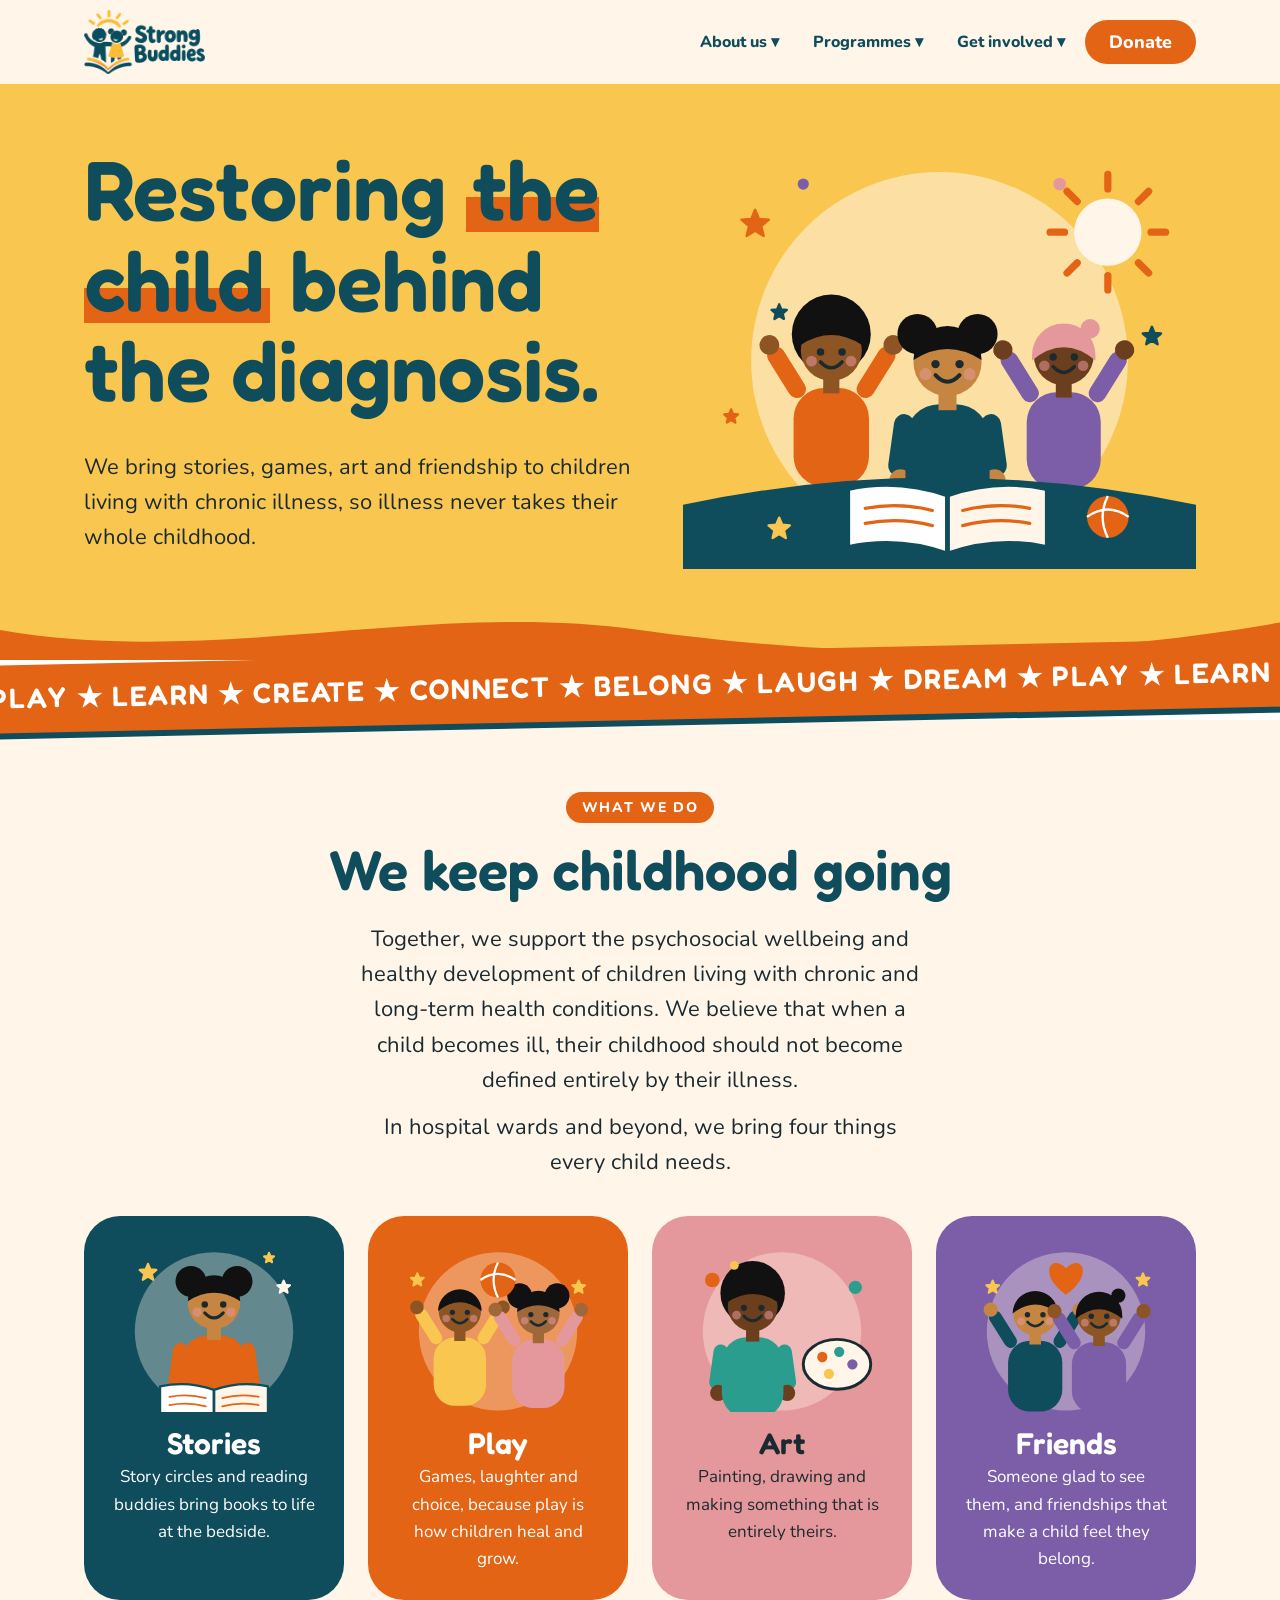
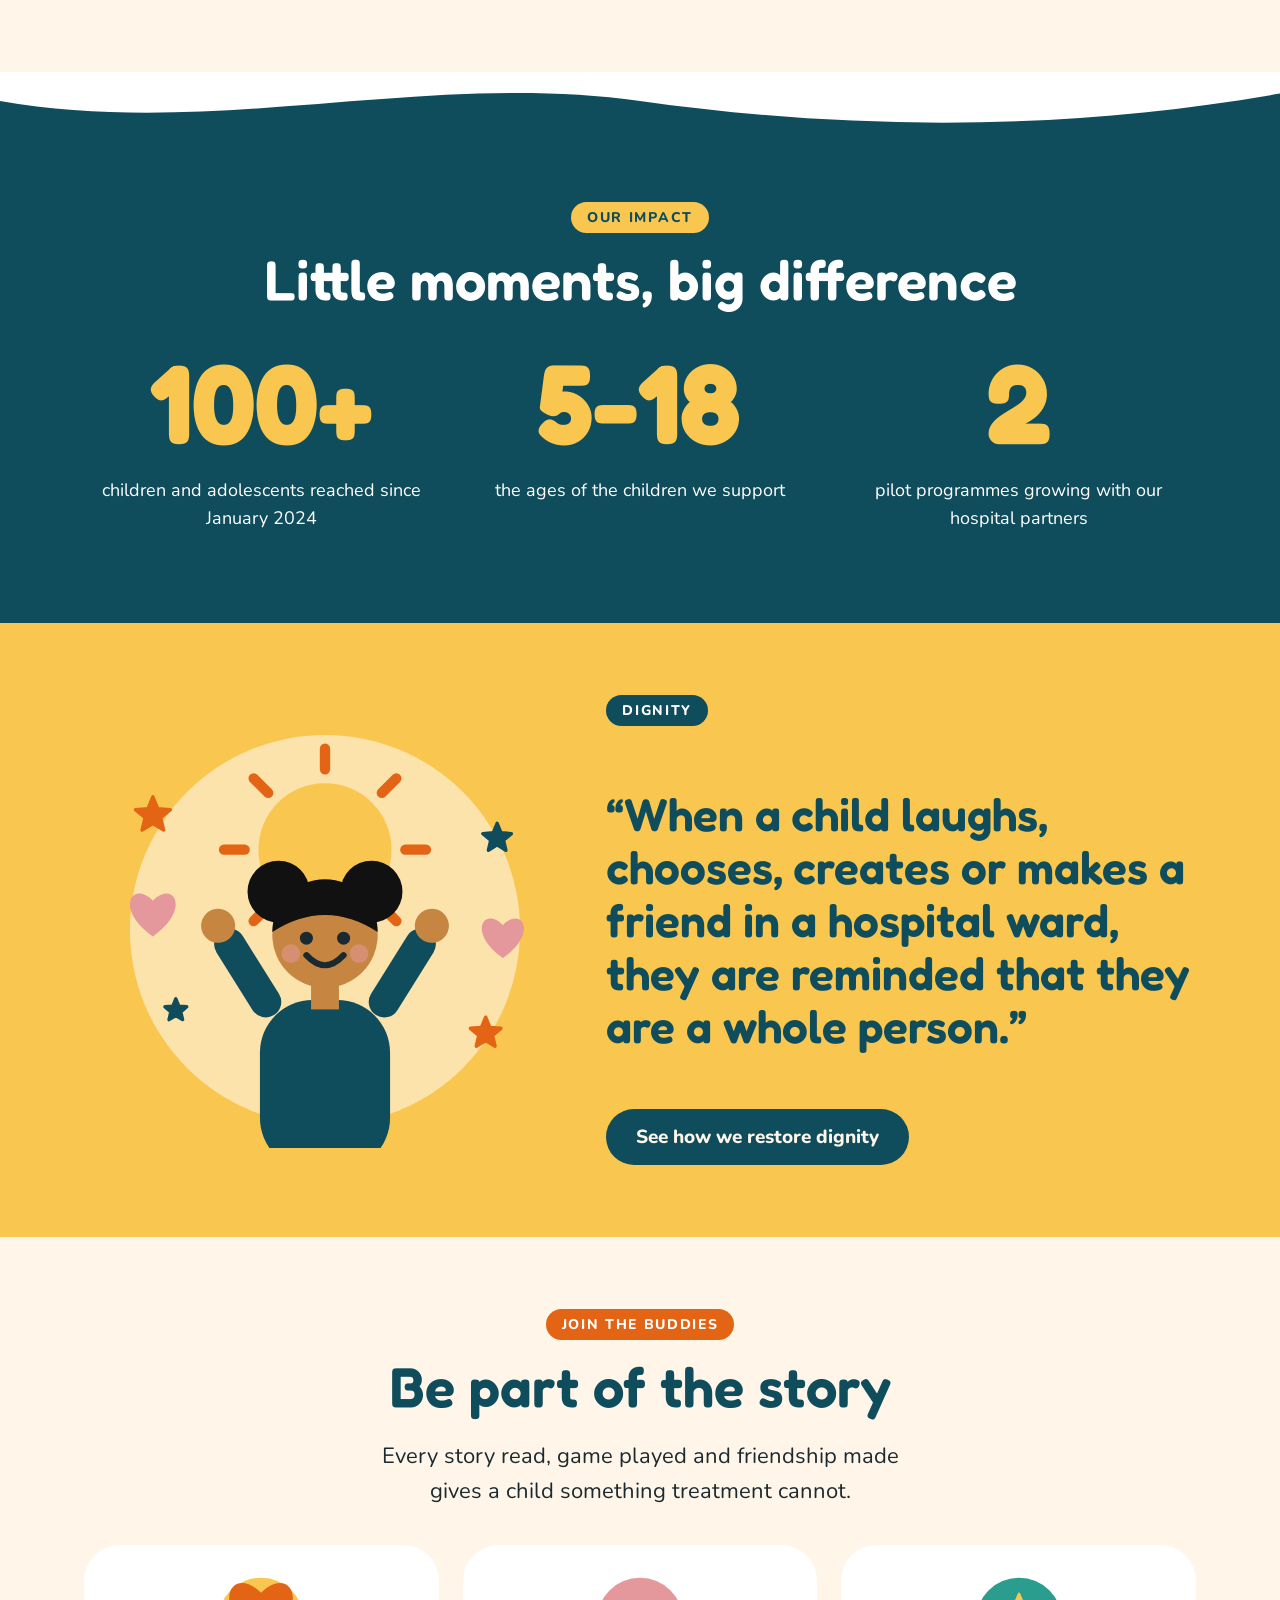
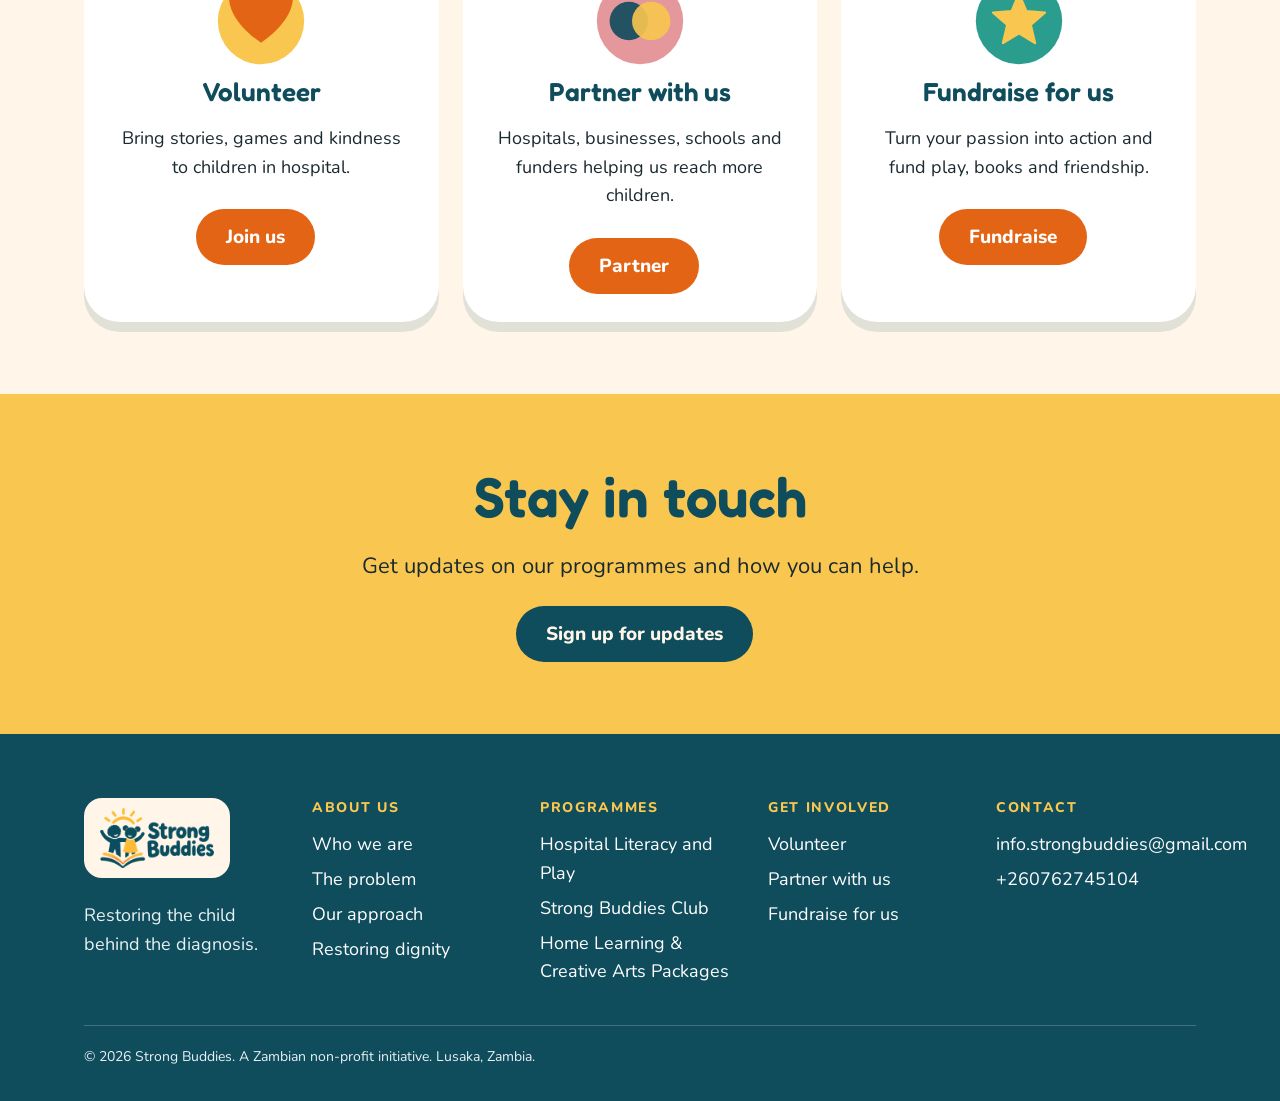
<file: index.html>
<!doctype html><html lang="en">
<head>
  <meta charset="utf-8">
  <meta name="viewport" content="width=device-width, initial-scale=1, viewport-fit=cover">
  <title>Strong Buddies</title>
  <link rel="preconnect" href="https://fonts.googleapis.com">
  <link href="https://fonts.googleapis.com/css2?family=Fredoka:wght@500;600;700&family=Nunito:wght@400;700;800&display=swap" rel="stylesheet">
  <link rel="stylesheet" href="css/style.css">
</head>
<body>
  <!-- HEADER (same on every page) -->
  <header>
    <div class="w hb">
      <a class="logo" href="index.html">
      <img src="assets/logo.png" alt="Strong Buddies"></a>
      <button class="burger" aria-label="Menu">Menu</button>
      <nav class="nav">
        <div class="grp">
          <button aria-haspopup="true">About us &#9662;</button>
          <div class="drop">
            <a href="about/who-we-are.html">Who we are</a>
            <a href="about/the-problem.html">The problem</a>
            <a href="about/our-approach.html">Our approach</a>
            <a href="about/restoring-dignity.html">Restoring dignity</a>
          </div>
        </div>
        <div class="grp">
          <button aria-haspopup="true">Programmes &#9662;</button>
          <div class="drop">
            <a href="programmes/hospital-literacy-and-play.html">Hospital Literacy and Play</a>
            <a href="programmes/Strong-Buddies-Club.html">Strong Buddies Club</a>
            <a href="programmes/Home-Learning-Creativity-Packages.html">Home Learning & Creative Arts Packages</a>
          </div>
        </div>
        <div class="grp">
          <button aria-haspopup="true">Get involved &#9662;</button>
          <div class="drop">
            <a href="get-involved.html">Ways to get involved</a>
            <a href="get-involved/volunteer.html">Volunteer</a>
            <a href="get-involved/partner.html">Partner with us</a>
            <a href="get-involved/fundraise.html">Fundraise for us</a>
          </div>
        </div>
        <a class="don" href="#replace-with-donation-link" target="_blank" rel="noopener">Donate</a>
      </nav>
    </div>
  </header>
  <!-- MAIN CONTENT -->
  <main>
    <!-- Section: Restoring the child behind the diagnosis. -->
    <section class="s y hero">
      <div class="w hrow">
        <div>
          <h1>Restoring <span class="mark">the child</span> behind the diagnosis.</h1>
          <p class="lead">We bring stories, games, art and friendship to children living with chronic illness, so illness never takes their whole childhood.</p>
          
        </div>
        <div class="float">
          <img src="assets/illustrations/hero-children-reading.svg" alt="Three smiling children reading a big book together under the sun">
        </div>
      </div>
    </section>
    <svg class="wave" viewBox="0 0 1440 80" preserveAspectRatio="none" aria-hidden="true" style="background:#F9C74F"><path d="M0 40 C240 90 480 0 720 40 S1200 80 1440 30 L1440 80 L0 80Z" fill="#E36414"/></svg>
    <div class="rib" aria-hidden="true">
      <div>PLAY &#9733; LEARN &#9733; CREATE &#9733; CONNECT &#9733; BELONG &#9733; LAUGH &#9733; DREAM &#9733; PLAY &#9733; LEARN &#9733; CREATE &#9733; CONNECT &#9733; BELONG &#9733; LAUGH &#9733; DREAM &#9733;
      </div>
    </div>
    <!-- Section: We keep childhood going -->
    <section class="s cr" id="what">
      <div class="w" style="text-align:center"><span class="eb" style="">What we do</span>
        <h2>We keep childhood going</h2>
        <p class="lead" style="margin:0 auto 12px">Together, we support the psychosocial wellbeing and healthy development of children living with chronic and long-term health conditions. We believe that when a child becomes ill, their childhood should not become defined entirely by their illness.</p>
        <p class="lead" style="margin:0 auto">In hospital wards and beyond, we bring four things every child needs.</p>
        <div class="grid4">
          <div class="tile" style="background:#0F4C5C;color:#fff">
            <div class="float" style="animation-delay:0.0s">
              <img src="assets/illustrations/stories.svg" alt="Child reading a book">
            </div>
            <h3 style="color:#fff">Stories</h3>
            <p>Story circles and reading buddies bring books to life at the bedside.</p>
          </div>
          <div class="tile" style="background:#E36414;color:#fff">
            <div class="float" style="animation-delay:0.6s">
              <img src="assets/illustrations/play.svg" alt="Two children playing with a ball">
            </div>
            <h3 style="color:#fff">Play</h3>
            <p>Games, laughter and choice, because play is how children heal and grow.</p>
          </div>
          <div class="tile" style="background:#E5989B;color:#1B2A30">
            <div class="float" style="animation-delay:1.2s">
              <img src="assets/illustrations/art.svg" alt="Child painting with a palette">
            </div>
            <h3 style="color:#1B2A30">Art</h3>
            <p>Painting, drawing and making something that is entirely theirs.</p>
          </div>
          <div class="tile" style="background:#7B5EA7;color:#fff">
            <div class="float" style="animation-delay:1.7999999999999998s">
              <img src="assets/illustrations/friends.svg" alt="Two friends with a heart above them">
            </div>
            <h3 style="color:#fff">Friends</h3>
            <p>Someone glad to see them, and friendships that make a child feel they belong.</p>
          </div>
        </div>
      </div>
    </section>
    <!-- Section: Three ways we show up -->
   
    <svg class="wave" viewBox="0 0 1440 80" preserveAspectRatio="none" aria-hidden="true" style="background:#fff"><path d="M0 40 C240 90 480 0 720 40 S1200 80 1440 30 L1440 80 L0 80Z" fill="#0F4C5C"/></svg>
    <!-- Section: Little moments, big difference -->
    <section class="s t" style="margin-top:-1px">
      <div class="w" style="text-align:center"><span class="eb" style="background:var(--y);color:var(--t)">Our impact</span>
        <h2>Little moments, big difference</h2>
        <div class="stats">
          <div>
            <div class="num">100+
            </div>
            <p>children and adolescents reached since January 2024</p>
          </div>
          <div>
            <div class="num">5-18
            </div>
            <p>the ages of the children we support</p>
          </div>
          <div>
            <div class="num">2
            </div>
            <p>pilot programmes growing with our hospital partners</p>
          </div>
        </div>
      </div>
    </section>
    <!-- Section: Section -->
    <section class="s y">
      <div class="w drow">
        <div class="float">
          <img src="assets/illustrations/dignity.svg" alt="Joyful child with arms raised under the sun">
        </div>
        <div><span class="eb" style="">Dignity</span>
          <p class="quote">&ldquo;When a child laughs, chooses, creates or makes a friend in a hospital ward, they are reminded that they are a whole person.&rdquo;</p>
          <a class="btn" href="about/restoring-dignity.html">See how we restore dignity</a>
        </div>
      </div>
    </section>
    <!-- Section: Be part of the story -->
    <section class="s cr">
      <div class="w" style="text-align:center"><span class="eb" style="">Join the Buddies</span>
        <h2>Be part of the story</h2>
        <p class="lead" style="margin:0 auto">Every story read, game played and friendship made gives a child something treatment cannot.</p>
        <div class="ways">
          <div class="way">
            <img src="assets/illustrations/icon-volunteer.svg" alt="Heart">
            <h3>Volunteer</h3>
            <p>Bring stories, games and kindness to children in hospital.</p>
            <a class="btn c" href="get-involved/volunteer.html">Join us</a>
          </div>
          <div class="way">
            <img src="assets/illustrations/icon-partner.svg" alt="Partnership">
            <h3>Partner with us</h3>
            <p>Hospitals, businesses, schools and funders helping us reach more children.</p>
            <a class="btn c" href="get-involved/partner.html">Partner</a>
          </div>
          <div class="way">
            <img src="assets/illustrations/icon-fundraise.svg" alt="Star">
            <h3>Fundraise for us</h3>
            <p>Turn your passion into action and fund play, books and friendship.</p>
            <a class="btn c" href="get-involved/fundraise.html">Fundraise</a>
          </div>
        </div>
      </div>
    </section>
    <!-- Section: Stay in touch -->
    <section class="s y">
      <div class="w" style="text-align:center">
        <h2>Stay in touch</h2>
        <p class="lead" style="margin:0 auto 12px">Get updates on our programmes and how you can help.</p>
        <a class="btn" href="#replace-with-newsletter-form-link" target="_blank" rel="noopener">Sign up for updates</a>
      </div>
    </section>
  </main>
  <!-- FOOTER (same on every page) -->
  <footer>
    <div class="w">
      <div class="fcols">
        <div><span class="fl">
          <img src="assets/logo.png" alt="Strong Buddies"></span>
          <p style="margin-top:14px">Restoring the child behind the diagnosis.</p>
        </div>
        <div>
          <h4>About us</h4>
          <a href="about/who-we-are.html">Who we are</a>
          <a href="about/the-problem.html">The problem</a>
          <a href="about/our-approach.html">Our approach</a>
          <a href="about/restoring-dignity.html">Restoring dignity</a>
        </div>
        <div>
          <h4>Programmes</h4>
          <a href="programmes/hospital-literacy-and-play.html">Hospital Literacy and Play</a>
          <a href="programmes/Strong-Buddies-Club.html">Strong Buddies Club</a>
          <a href="programmes/Home-Learning-Creativity-Packages.html">Home Learning & Creative Arts Packages</a>
        </div>
        <div>
          <h4>Get involved</h4>
          <a href="get-involved/volunteer.html">Volunteer</a>
          <a href="get-involved/partner.html">Partner with us</a>
          <a href="get-involved/fundraise.html">Fundraise for us</a>
        </div>
        <div>
          <h4>Contact</h4>
          <a href="mailto:info.strongbuddies@gmail.com">info.strongbuddies@gmail.com</a>
          <a href="tel:+260762745104">+260762745104</a>
        </div>

      
      </div>
      
      <div class="copy">&copy; 2026 Strong Buddies. A Zambian non-profit initiative. Lusaka, Zambia.
      </div>
    </div>
  </footer>
  <script src="js/nav.js"></script></body></html>
</body>
</html>
</file>
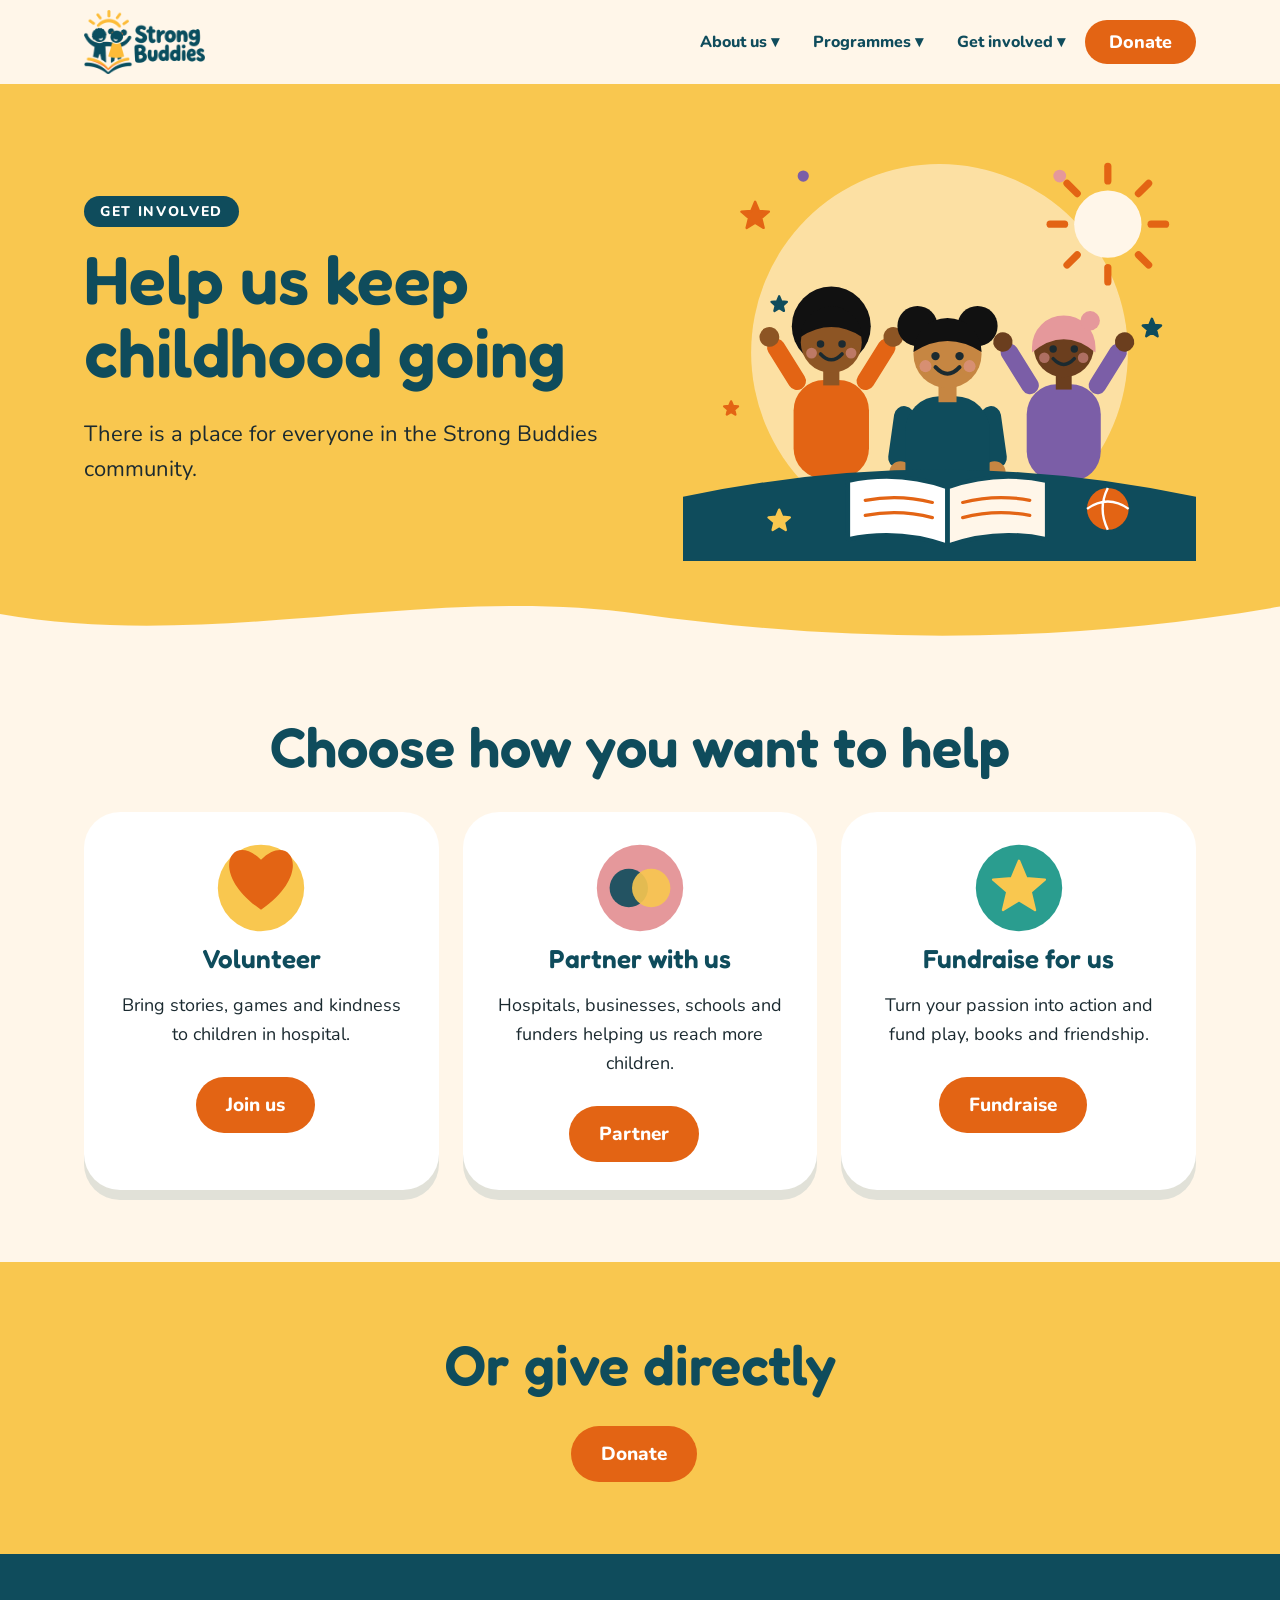
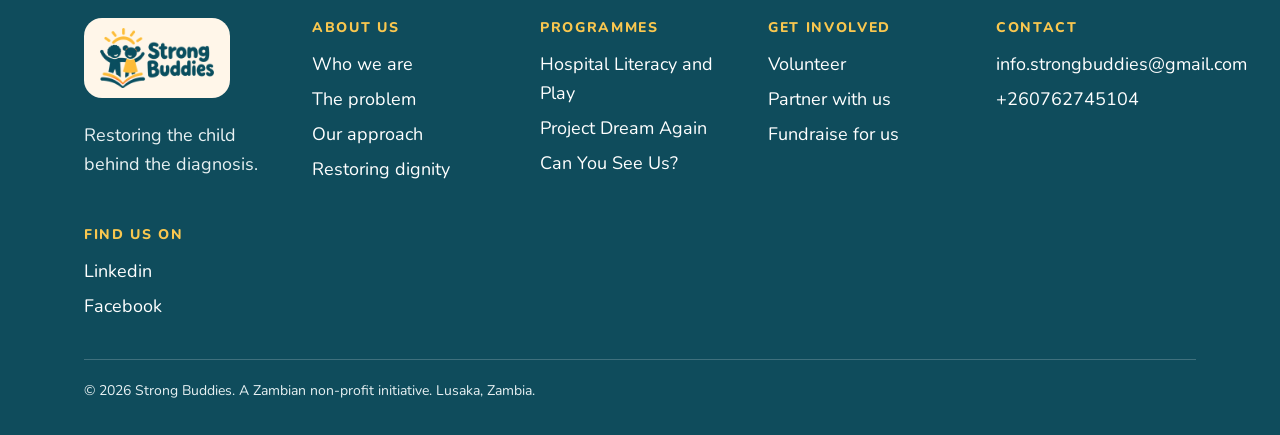
<file: get-involved.html>
<!doctype html><html lang="en">
<head>
  <meta charset="utf-8">
  <meta name="viewport" content="width=device-width, initial-scale=1, viewport-fit=cover">
  <title>Get involved | Strong Buddies</title>
  <link rel="preconnect" href="https://fonts.googleapis.com">
  <link href="https://fonts.googleapis.com/css2?family=Fredoka:wght@500;600;700&family=Nunito:wght@400;700;800&display=swap" rel="stylesheet">
  <link rel="stylesheet" href="css/style.css">
</head>
<body>
  <!-- HEADER (same on every page) -->
  <header>
    <div class="w hb">
      <a class="logo" href="index.html">
      <img src="assets/logo.png" alt="Strong Buddies"></a>
      <button class="burger" aria-label="Menu">Menu</button>
      <nav class="nav">
        <div class="grp">
          <button aria-haspopup="true">About us &#9662;</button>
          <div class="drop">
            <a href="about/who-we-are.html">Who we are</a>
            <a href="about/the-problem.html">The problem</a>
            <a href="about/our-approach.html">Our approach</a>
            <a href="about/restoring-dignity.html">Restoring dignity</a>
          </div>
        </div>
        <div class="grp">
          <button aria-haspopup="true">Programmes &#9662;</button>
          <div class="drop">
            <a href="programmes/hospital-literacy-and-play.html">Hospital Literacy and Play</a>
            <a href="programmes/project-dream-again.html">Project Dream Again</a>
          </div>
        </div>
        <div class="grp">
          <button aria-haspopup="true">Get involved &#9662;</button>
          <div class="drop">
            <a href="get-involved.html">Ways to get involved</a>
            <a href="get-involved/volunteer.html">Volunteer</a>
            <a href="get-involved/partner.html">Partner with us</a>
            <a href="get-involved/fundraise.html">Fundraise for us</a>
          </div>
        </div>
        <a class="don" href="#replace-with-donation-link" target="_blank" rel="noopener">Donate</a>
      </nav>
    </div>
  </header>
  <!-- MAIN CONTENT -->
  <main>
    <!-- Section: Help us keep childhood going -->
    <section class="s y hero">
      <div class="w hrow">
        <div><span class="eb" style="">Get involved</span>
          <h1 style="font-size:clamp(38px,6vw,68px)">Help us keep childhood going</h1>
          <p class="lead">There is a place for everyone in the Strong Buddies community.</p>
        </div>
        <div class="float">
          <img src="assets/illustrations/hero-children-reading.svg" alt="Three smiling children reading a big book together under the sun">
        </div>
      </div>
    </section>
    <svg class="wave" viewBox="0 0 1440 80" preserveAspectRatio="none" aria-hidden="true" style="background:#F9C74F"><path d="M0 40 C240 90 480 0 720 40 S1200 80 1440 30 L1440 80 L0 80Z" fill="#FFF6E9"/></svg>
    <!-- Section: Choose how you want to help -->
    <section class="s cr">
      <div class="w">
        <h2 style="text-align:center">Choose how you want to help</h2>
        <div class="ways">
          <div class="way">
            <img src="assets/illustrations/icon-volunteer.svg" alt="Heart">
            <h3>Volunteer</h3>
            <p>Bring stories, games and kindness to children in hospital.</p>
            <a class="btn c" href="get-involved/volunteer.html">Join us</a>
          </div>
          <div class="way">
            <img src="assets/illustrations/icon-partner.svg" alt="Partnership">
            <h3>Partner with us</h3>
            <p>Hospitals, businesses, schools and funders helping us reach more children.</p>
            <a class="btn c" href="get-involved/partner.html">Partner</a>
          </div>
          <div class="way">
            <img src="assets/illustrations/icon-fundraise.svg" alt="Star">
            <h3>Fundraise for us</h3>
            <p>Turn your passion into action and fund play, books and friendship.</p>
            <a class="btn c" href="get-involved/fundraise.html">Fundraise</a>
          </div>
        </div>
      </div>
    </section>
    <!-- Section: Or give directly -->
    <section class="s y">
      <div class="w" style="text-align:center">
        <h2>Or give directly</h2>
        <a class="btn c" href="#replace-with-donation-link" target="_blank" rel="noopener">Donate</a>
      </div>
    </section>
  </main>
  <!-- FOOTER (same on every page) -->
  <footer>
    <div class="w">
      <div class="fcols">
        <div><span class="fl">
          <img src="assets/logo.png" alt="Strong Buddies"></span>
          <p style="margin-top:14px">Restoring the child behind the diagnosis.</p>
        </div>
        <div>
          <h4>About us</h4>
          <a href="about/who-we-are.html">Who we are</a>
          <a href="about/the-problem.html">The problem</a>
          <a href="about/our-approach.html">Our approach</a>
          <a href="about/restoring-dignity.html">Restoring dignity</a>
        </div>
        <div>
          <h4>Programmes</h4>
          <a href="programmes/hospital-literacy-and-play.html">Hospital Literacy and Play</a>
          <a href="programmes/project-dream-again.html">Project Dream Again</a>
          <a href="programmes/can-you-see-us.html">Can You See Us?</a>
        </div>
        <div>
          <h4>Get involved</h4>
          <a href="get-involved/volunteer.html">Volunteer</a>
          <a href="get-involved/partner.html">Partner with us</a>
          <a href="get-involved/fundraise.html">Fundraise for us</a>
        </div>
        <div>
          <h4>Contact</h4>
          <a href="mailto:info.strongbuddies@gmail.com">info.strongbuddies@gmail.com</a>
          <a href="tel:+260762745104">+260762745104</a>
        </div>
         <div>
          <h4>Find Us On</h4>
          <a href="get-involved/volunteer.html">Linkedin</a>
          <a href="get-involved/partner.html">Facebook</a>
        </div>
      </div>
      <div class="copy">&copy; 2026 Strong Buddies. A Zambian non-profit initiative. Lusaka, Zambia.
      </div>
    </div>
  </footer>
  <script src="js/nav.js"></script></body></html>
</body>
</html>
</file>
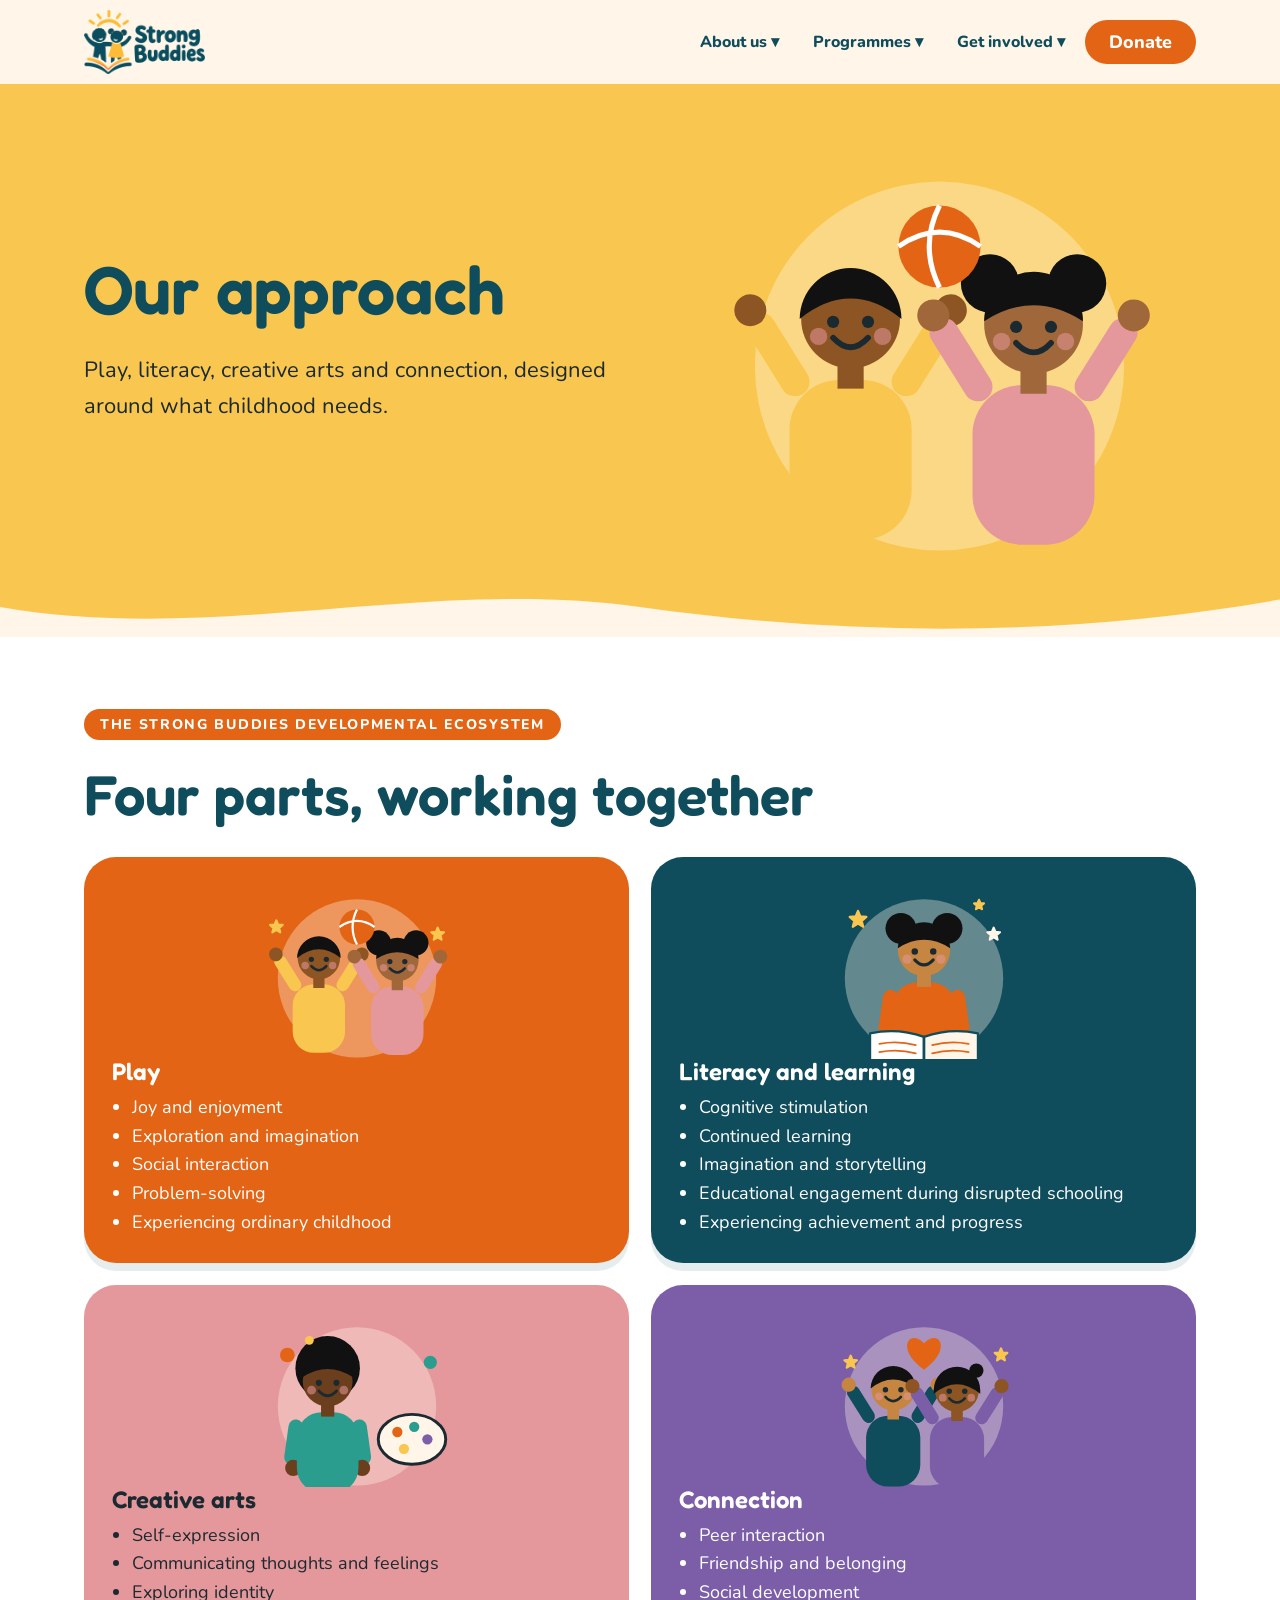
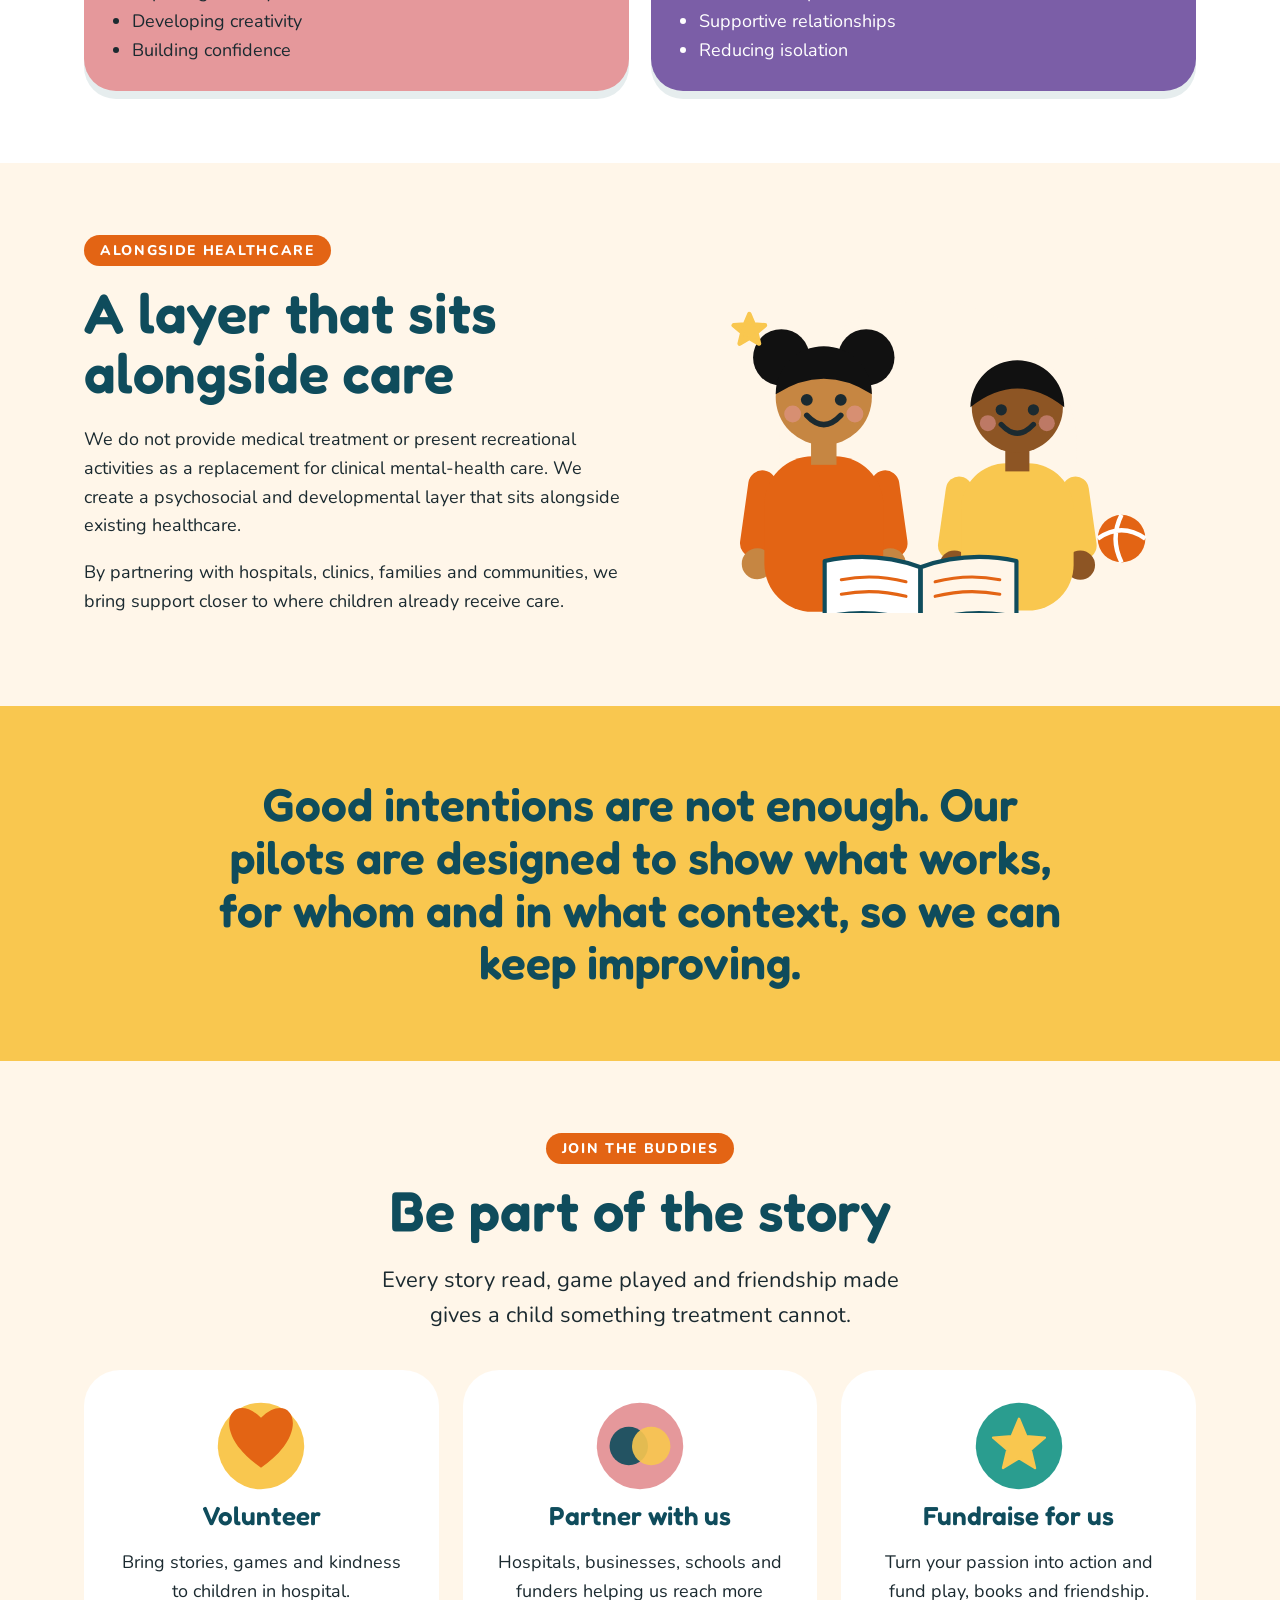
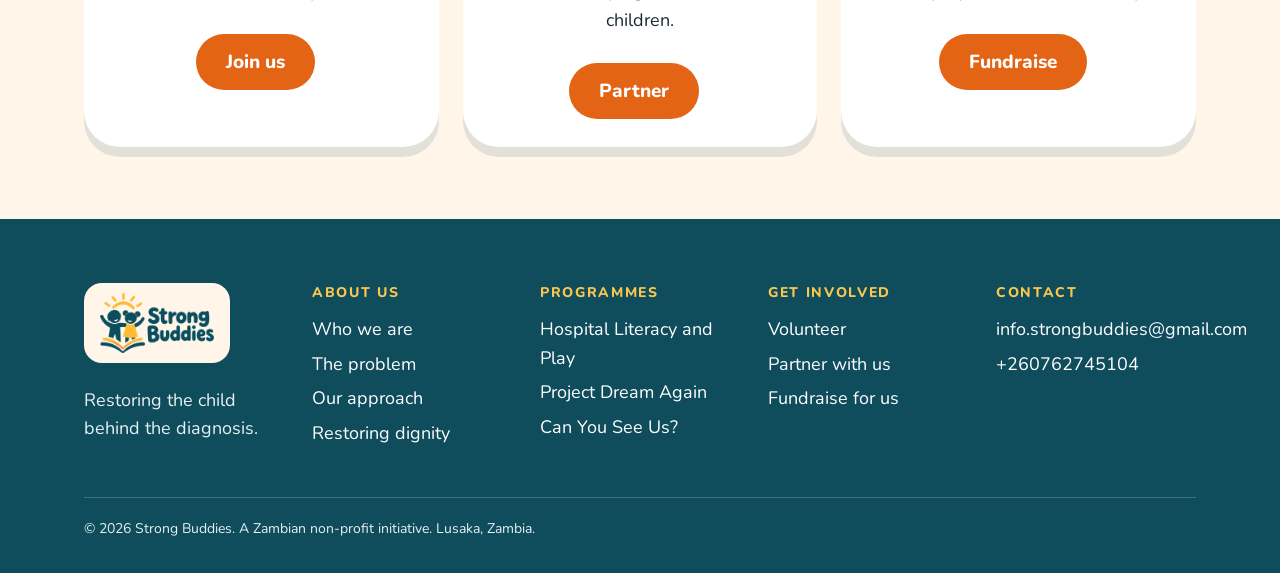
<file: about/our-approach.html>
<!doctype html><html lang="en">
<head>
  <meta charset="utf-8">
  <meta name="viewport" content="width=device-width, initial-scale=1, viewport-fit=cover">
  <title>Our approach | Strong Buddies</title>
  <link rel="preconnect" href="https://fonts.googleapis.com">
  <link href="https://fonts.googleapis.com/css2?family=Fredoka:wght@500;600;700&family=Nunito:wght@400;700;800&display=swap" rel="stylesheet">
  <link rel="stylesheet" href="../css/style.css">
</head>
<body>
  <!-- HEADER (same on every page) -->
  <header>
    <div class="w hb">
      <a class="logo" href="../index.html">
      <img src="../assets/logo.png" alt="Strong Buddies"></a>
      <button class="burger" aria-label="Menu">Menu</button>
      <nav class="nav">
        <div class="grp">
          <button aria-haspopup="true">About us &#9662;</button>
          <div class="drop">
            <a href="../about/who-we-are.html">Who we are</a>
            <a href="../about/the-problem.html">The problem</a>
            <a href="../about/our-approach.html">Our approach</a>
            <a href="../about/restoring-dignity.html">Restoring dignity</a>
          </div>
        </div>
        <div class="grp">
          <button aria-haspopup="true">Programmes &#9662;</button>
          <div class="drop">
            <a href="../programmes/hospital-literacy-and-play.html">Hospital Literacy and Play</a>
            <a href="../programmes/project-dream-again.html">Project Dream Again</a>
          </div>
        </div>
        <div class="grp">
          <button aria-haspopup="true">Get involved &#9662;</button>
          <div class="drop">
            <a href="../get-involved.html">Ways to get involved</a>
            <a href="../get-involved/volunteer.html">Volunteer</a>
            <a href="../get-involved/partner.html">Partner with us</a>
            <a href="../get-involved/fundraise.html">Fundraise for us</a>
          </div>
        </div>
        <a class="don" href="#replace-with-donation-link" target="_blank" rel="noopener">Donate</a>
      </nav>
    </div>
  </header>
  <!-- MAIN CONTENT -->
  <main>
    <!-- Section: Our approach -->
    <section class="s y hero">
      <div class="w hrow">
        <div>
          <h1 style="font-size:clamp(38px,6vw,68px)">Our approach</h1>
          <p class="lead">Play, literacy, creative arts and connection, designed around what childhood needs.</p>
        </div>
        <div class="float">
          <img src="../assets/illustrations/play.svg" alt="Two children playing with a ball">
        </div>
      </div>
    </section>
    <svg class="wave" viewBox="0 0 1440 80" preserveAspectRatio="none" aria-hidden="true" style="background:#F9C74F"><path d="M0 40 C240 90 480 0 720 40 S1200 80 1440 30 L1440 80 L0 80Z" fill="#FFF6E9"/></svg>
    <!-- Section: Four parts, working together -->
    <section class="s ">
      <div class="w"><span class="eb" style="">The Strong Buddies Developmental Ecosystem</span>
        <h2 style="margin-top:8px">Four parts, working together</h2>
        <div class="icards" style="grid-template-columns:repeat(auto-fit,minmax(min(100%,440px),1fr))">
          <div class="icard" style="background:#E36414;color:#fff">
            <div style="max-width:220px;margin:0 auto">
              <img src="../assets/illustrations/play.svg" alt="Two children playing with a ball">
            </div>
            <h3 style="color:#fff">Play</h3>
            <ul>
              <li>Joy and enjoyment</li>
              <li>Exploration and imagination</li>
              <li>Social interaction</li>
              <li>Problem-solving</li>
              <li>Experiencing ordinary childhood</li>
            </ul>
          </div>
          <div class="icard" style="background:#0F4C5C;color:#fff">
            <div style="max-width:220px;margin:0 auto">
              <img src="../assets/illustrations/stories.svg" alt="Child reading a book">
            </div>
            <h3 style="color:#fff">Literacy and learning</h3>
            <ul>
              <li>Cognitive stimulation</li>
              <li>Continued learning</li>
              <li>Imagination and storytelling</li>
              <li>Educational engagement during disrupted schooling</li>
              <li>Experiencing achievement and progress</li>
            </ul>
          </div>
          <div class="icard" style="background:#E5989B;color:#1B2A30">
            <div style="max-width:220px;margin:0 auto">
              <img src="../assets/illustrations/art.svg" alt="Child painting with a palette">
            </div>
            <h3 style="color:#1B2A30">Creative arts</h3>
            <ul>
              <li>Self-expression</li>
              <li>Communicating thoughts and feelings</li>
              <li>Exploring identity</li>
              <li>Developing creativity</li>
              <li>Building confidence</li>
            </ul>
          </div>
          <div class="icard" style="background:#7B5EA7;color:#fff">
            <div style="max-width:220px;margin:0 auto">
              <img src="../assets/illustrations/friends.svg" alt="Two friends with a heart above them">
            </div>
            <h3 style="color:#fff">Connection</h3>
            <ul>
              <li>Peer interaction</li>
              <li>Friendship and belonging</li>
              <li>Social development</li>
              <li>Supportive relationships</li>
              <li>Reducing isolation</li>
            </ul>
          </div>
        </div>
      </div>
    </section>
    <!-- Section: A layer that sits alongside care -->
    <section class="s cr">
      <div class="w">
        <div class="two">
          <div><span class="eb" style="">Alongside healthcare</span>
            <h2>A layer that sits alongside care</h2>
            <p>We do not provide medical treatment or present recreational activities as a replacement for clinical mental-health care. We create a psychosocial and developmental layer that sits alongside existing healthcare.</p>
            <p>By partnering with hospitals, clinics, families and communities, we bring support closer to where children already receive care.</p>
          </div>
          <div class="float">
            <img src="../assets/illustrations/programme-literacy-play.svg" alt="Children reading and playing">
          </div>
        </div>
      </div>
    </section>
    <!-- Section: Section -->
    <section class="s y">
      <div class="w" style="text-align:center">
        <p class="quote" style="margin:0 auto;max-width:860px">Good intentions are not enough. Our pilots are designed to show what works, for whom and in what context, so we can keep improving.</p>
      </div>
    </section>
    <!-- Section: Be part of the story -->
    <section class="s cr">
      <div class="w" style="text-align:center"><span class="eb" style="">Join the Buddies</span>
        <h2>Be part of the story</h2>
        <p class="lead" style="margin:0 auto">Every story read, game played and friendship made gives a child something treatment cannot.</p>
        <div class="ways">
          <div class="way">
            <img src="../assets/illustrations/icon-volunteer.svg" alt="Heart">
            <h3>Volunteer</h3>
            <p>Bring stories, games and kindness to children in hospital.</p>
            <a class="btn c" href="../get-involved/volunteer.html">Join us</a>
          </div>
          <div class="way">
            <img src="../assets/illustrations/icon-partner.svg" alt="Partnership">
            <h3>Partner with us</h3>
            <p>Hospitals, businesses, schools and funders helping us reach more children.</p>
            <a class="btn c" href="../get-involved/partner.html">Partner</a>
          </div>
          <div class="way">
            <img src="../assets/illustrations/icon-fundraise.svg" alt="Star">
            <h3>Fundraise for us</h3>
            <p>Turn your passion into action and fund play, books and friendship.</p>
            <a class="btn c" href="../get-involved/fundraise.html">Fundraise</a>
          </div>
        </div>
      </div>
    </section>
  </main>
  <!-- FOOTER (same on every page) -->
  <footer>
    <div class="w">
      <div class="fcols">
        <div><span class="fl">
          <img src="../assets/logo.png" alt="Strong Buddies"></span>
          <p style="margin-top:14px">Restoring the child behind the diagnosis.</p>
        </div>
        <div>
          <h4>About us</h4>
          <a href="../about/who-we-are.html">Who we are</a>
          <a href="../about/the-problem.html">The problem</a>
          <a href="../about/our-approach.html">Our approach</a>
          <a href="../about/restoring-dignity.html">Restoring dignity</a>
        </div>
        <div>
          <h4>Programmes</h4>
          <a href="../programmes/hospital-literacy-and-play.html">Hospital Literacy and Play</a>
          <a href="../programmes/project-dream-again.html">Project Dream Again</a>
          <a href="../programmes/can-you-see-us.html">Can You See Us?</a>
        </div>
        <div>
          <h4>Get involved</h4>
          <a href="../get-involved/volunteer.html">Volunteer</a>
          <a href="../get-involved/partner.html">Partner with us</a>
          <a href="../get-involved/fundraise.html">Fundraise for us</a>
        </div>
        <div>
          <h4>Contact</h4>
          <a href="mailto:info.strongbuddies@gmail.com">info.strongbuddies@gmail.com</a>
          <a href="tel:+260762745104">+260762745104</a>
        </div>
      </div>
      <div class="copy">&copy; 2026 Strong Buddies. A Zambian non-profit initiative. Lusaka, Zambia.
      </div>
    </div>
  </footer>
  <script src="../js/nav.js"></script></body></html>
</body>
</html>
</file>
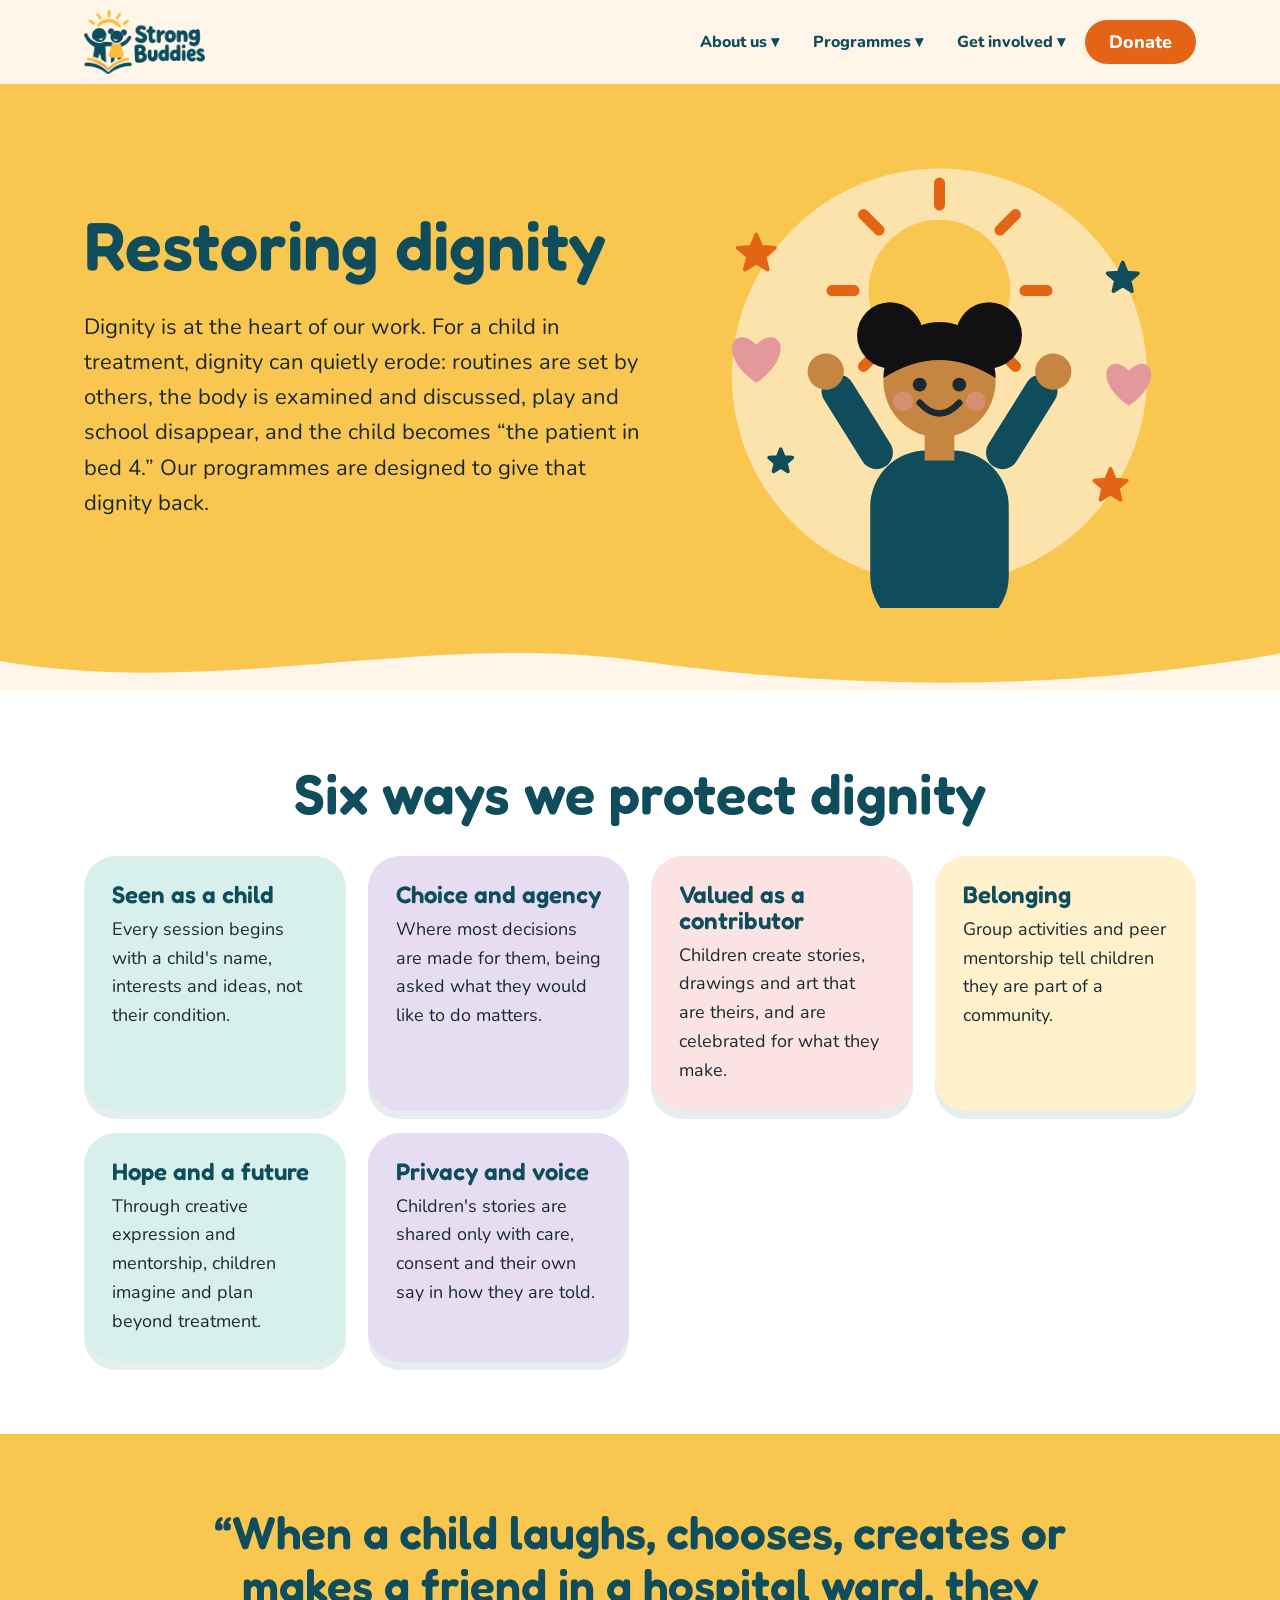
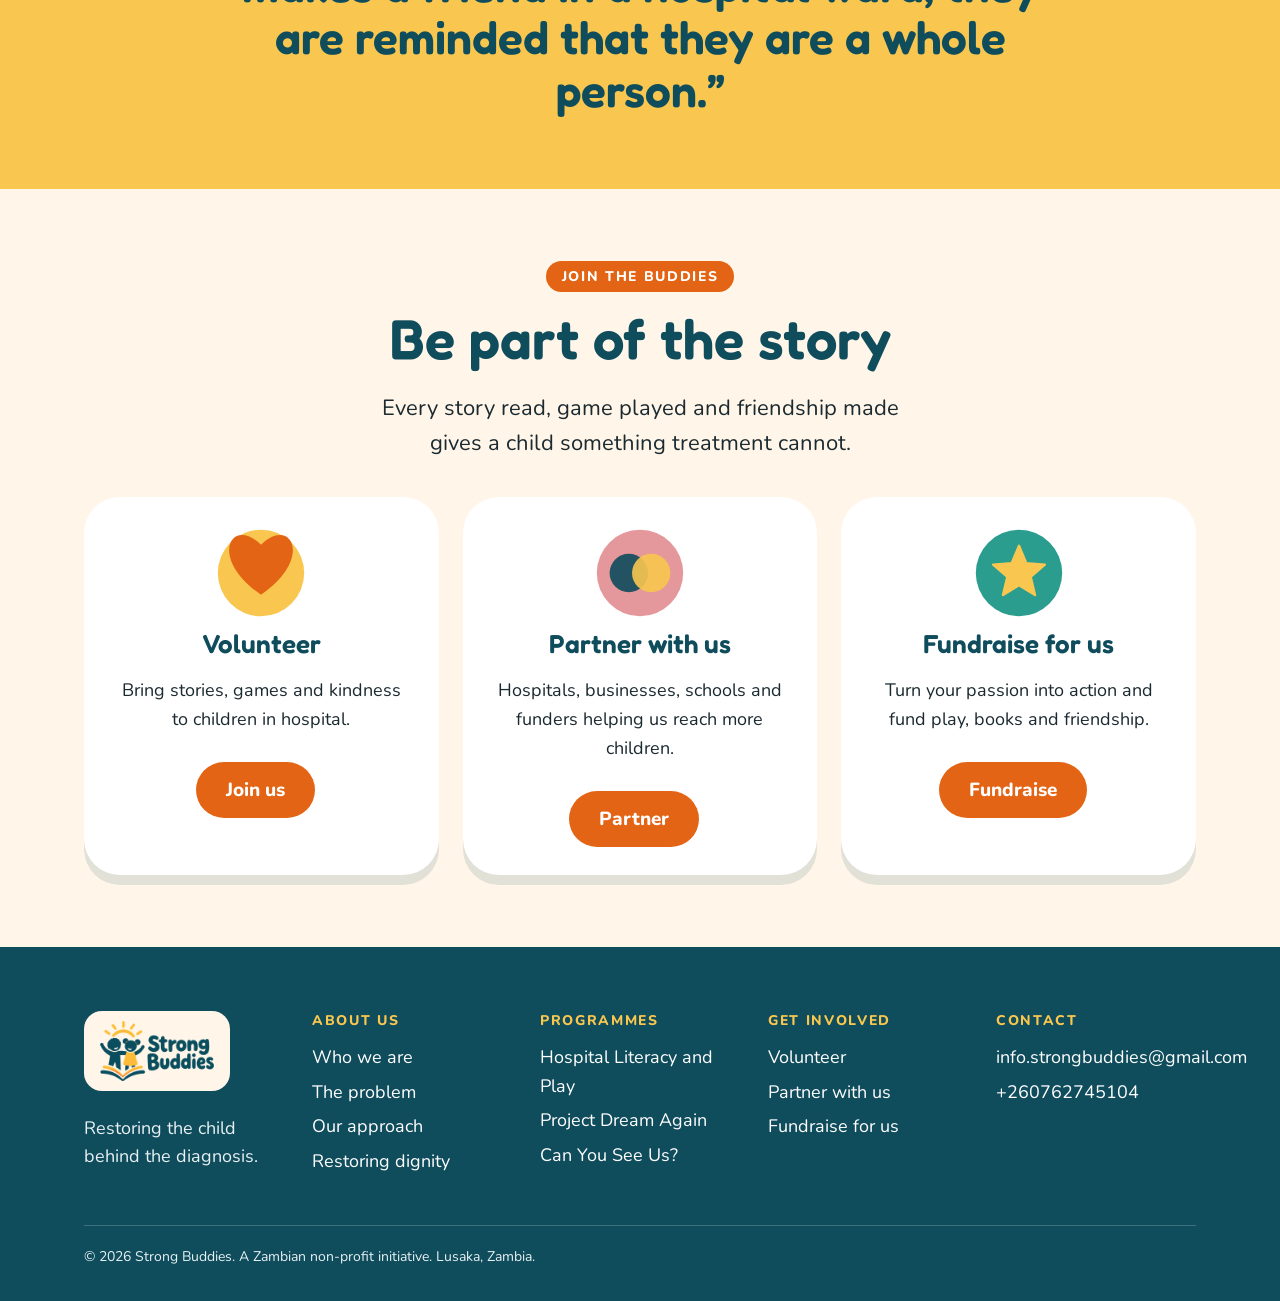
<file: about/restoring-dignity.html>
<!doctype html><html lang="en">
<head>
  <meta charset="utf-8">
  <meta name="viewport" content="width=device-width, initial-scale=1, viewport-fit=cover">
  <title>Restoring dignity | Strong Buddies</title>
  <link rel="preconnect" href="https://fonts.googleapis.com">
  <link href="https://fonts.googleapis.com/css2?family=Fredoka:wght@500;600;700&family=Nunito:wght@400;700;800&display=swap" rel="stylesheet">
  <link rel="stylesheet" href="../css/style.css">
</head>
<body>
  <!-- HEADER (same on every page) -->
  <header>
    <div class="w hb">
      <a class="logo" href="../index.html">
      <img src="../assets/logo.png" alt="Strong Buddies"></a>
      <button class="burger" aria-label="Menu">Menu</button>
      <nav class="nav">
        <div class="grp">
          <button aria-haspopup="true">About us &#9662;</button>
          <div class="drop">
            <a href="../about/who-we-are.html">Who we are</a>
            <a href="../about/the-problem.html">The problem</a>
            <a href="../about/our-approach.html">Our approach</a>
            <a href="../about/restoring-dignity.html">Restoring dignity</a>
          </div>
        </div>
        <div class="grp">
          <button aria-haspopup="true">Programmes &#9662;</button>
          <div class="drop">
            <a href="../programmes/hospital-literacy-and-play.html">Hospital Literacy and Play</a>
            <a href="../programmes/project-dream-again.html">Project Dream Again</a>
          </div>
        </div>
        <div class="grp">
          <button aria-haspopup="true">Get involved &#9662;</button>
          <div class="drop">
            <a href="../get-involved.html">Ways to get involved</a>
            <a href="../get-involved/volunteer.html">Volunteer</a>
            <a href="../get-involved/partner.html">Partner with us</a>
            <a href="../get-involved/fundraise.html">Fundraise for us</a>
          </div>
        </div>
        <a class="don" href="#replace-with-donation-link" target="_blank" rel="noopener">Donate</a>
      </nav>
    </div>
  </header>
  <!-- MAIN CONTENT -->
  <main>
    <!-- Section: Restoring dignity -->
    <section class="s y hero">
      <div class="w hrow">
        <div>
          <h1 style="font-size:clamp(38px,6vw,68px)">Restoring dignity</h1>
          <p class="lead">Dignity is at the heart of our work. For a child in treatment, dignity can quietly erode: routines are set by others, the body is examined and discussed, play and school disappear, and the child becomes “the patient in bed 4.” Our programmes are designed to give that dignity back.</p>
        </div>
        <div class="float">
          <img src="../assets/illustrations/dignity.svg" alt="Joyful child with arms raised under the sun">
        </div>
      </div>
    </section>
    <svg class="wave" viewBox="0 0 1440 80" preserveAspectRatio="none" aria-hidden="true" style="background:#F9C74F"><path d="M0 40 C240 90 480 0 720 40 S1200 80 1440 30 L1440 80 L0 80Z" fill="#FFF6E9"/></svg>
    <!-- Section: Six ways we protect dignity -->
    <section class="s ">
      <div class="w">
        <div style="text-align:center">
          <h2>Six ways we protect dignity</h2>
        </div>
        <div class="icards">
          <div class="icard" style="background:#D8F0EC">
            <h3>Seen as a child</h3>
            <p>Every session begins with a child's name, interests and ideas, not their condition.</p>
          </div>
          <div class="icard" style="background:#E6DDF2">
            <h3>Choice and agency</h3>
            <p>Where most decisions are made for them, being asked what they would like to do matters.</p>
          </div>
          <div class="icard" style="background:#FBE3E4">
            <h3>Valued as a contributor</h3>
            <p>Children create stories, drawings and art that are theirs, and are celebrated for what they make.</p>
          </div>
          <div class="icard" style="background:#FFF1CC">
            <h3>Belonging</h3>
            <p>Group activities and peer mentorship tell children they are part of a community.</p>
          </div>
          <div class="icard" style="background:#D8F0EC">
            <h3>Hope and a future</h3>
            <p>Through creative expression and mentorship, children imagine and plan beyond treatment.</p>
          </div>
          <div class="icard" style="background:#E6DDF2">
            <h3>Privacy and voice</h3>
            <p>Children's stories are shared only with care, consent and their own say in how they are told.</p>
          </div>
        </div>
      </div>
    </section>
    <!-- Section: Section -->
    <section class="s y">
      <div class="w" style="text-align:center">
        <p class="quote" style="margin:0 auto;max-width:860px">&ldquo;When a child laughs, chooses, creates or makes a friend in a hospital ward, they are reminded that they are a whole person.&rdquo;</p>
      </div>
    </section>
    <!-- Section: Be part of the story -->
    <section class="s cr">
      <div class="w" style="text-align:center"><span class="eb" style="">Join the Buddies</span>
        <h2>Be part of the story</h2>
        <p class="lead" style="margin:0 auto">Every story read, game played and friendship made gives a child something treatment cannot.</p>
        <div class="ways">
          <div class="way">
            <img src="../assets/illustrations/icon-volunteer.svg" alt="Heart">
            <h3>Volunteer</h3>
            <p>Bring stories, games and kindness to children in hospital.</p>
            <a class="btn c" href="../get-involved/volunteer.html">Join us</a>
          </div>
          <div class="way">
            <img src="../assets/illustrations/icon-partner.svg" alt="Partnership">
            <h3>Partner with us</h3>
            <p>Hospitals, businesses, schools and funders helping us reach more children.</p>
            <a class="btn c" href="../get-involved/partner.html">Partner</a>
          </div>
          <div class="way">
            <img src="../assets/illustrations/icon-fundraise.svg" alt="Star">
            <h3>Fundraise for us</h3>
            <p>Turn your passion into action and fund play, books and friendship.</p>
            <a class="btn c" href="../get-involved/fundraise.html">Fundraise</a>
          </div>
        </div>
      </div>
    </section>
  </main>
  <!-- FOOTER (same on every page) -->
  <footer>
    <div class="w">
      <div class="fcols">
        <div><span class="fl">
          <img src="../assets/logo.png" alt="Strong Buddies"></span>
          <p style="margin-top:14px">Restoring the child behind the diagnosis.</p>
        </div>
        <div>
          <h4>About us</h4>
          <a href="../about/who-we-are.html">Who we are</a>
          <a href="../about/the-problem.html">The problem</a>
          <a href="../about/our-approach.html">Our approach</a>
          <a href="../about/restoring-dignity.html">Restoring dignity</a>
        </div>
        <div>
          <h4>Programmes</h4>
          <a href="../programmes/hospital-literacy-and-play.html">Hospital Literacy and Play</a>
          <a href="../programmes/project-dream-again.html">Project Dream Again</a>
          <a href="../programmes/can-you-see-us.html">Can You See Us?</a>
        </div>
        <div>
          <h4>Get involved</h4>
          <a href="../get-involved/volunteer.html">Volunteer</a>
          <a href="../get-involved/partner.html">Partner with us</a>
          <a href="../get-involved/fundraise.html">Fundraise for us</a>
        </div>
        <div>
          <h4>Contact</h4>
          <a href="mailto:info.strongbuddies@gmail.com">info.strongbuddies@gmail.com</a>
          <a href="tel:+260762745104">+260762745104</a>
        </div>
      </div>
      <div class="copy">&copy; 2026 Strong Buddies. A Zambian non-profit initiative. Lusaka, Zambia.
      </div>
    </div>
  </footer>
  <script src="../js/nav.js"></script></body></html>
</body>
</html>
</file>
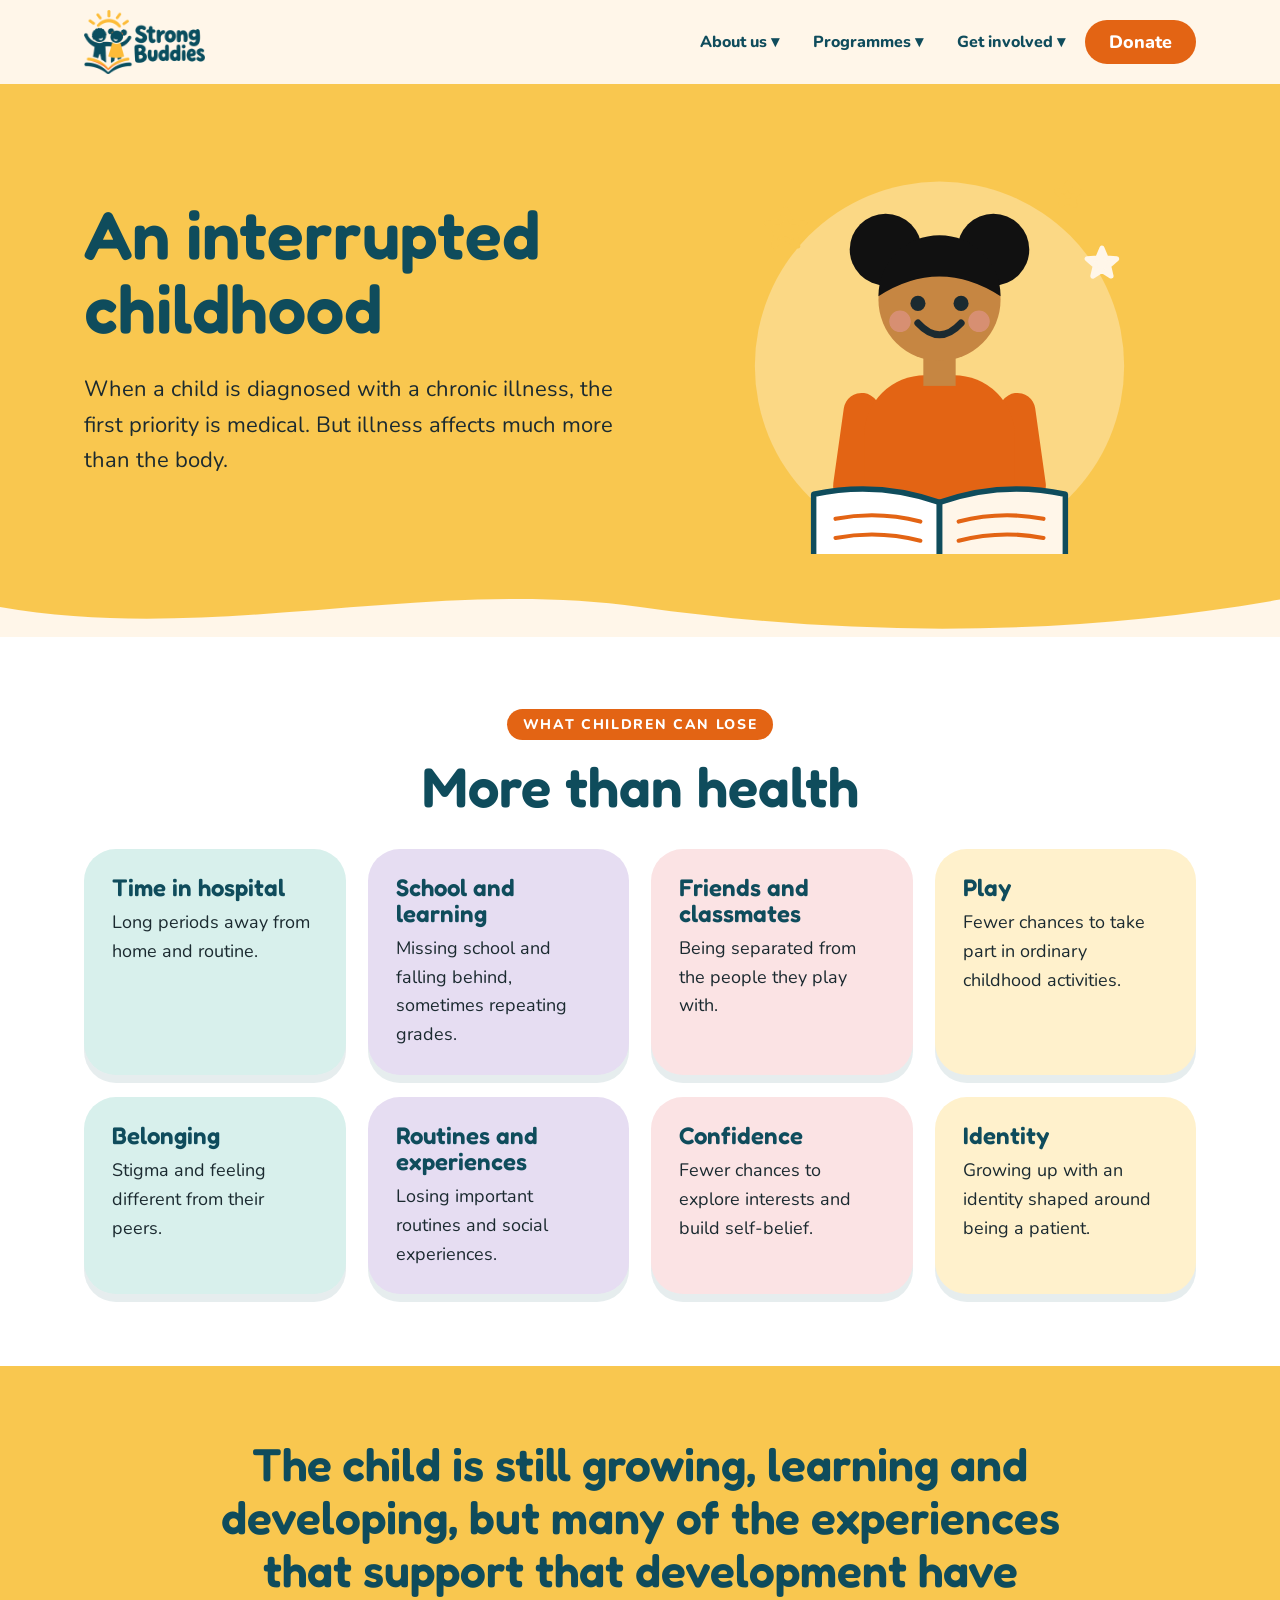
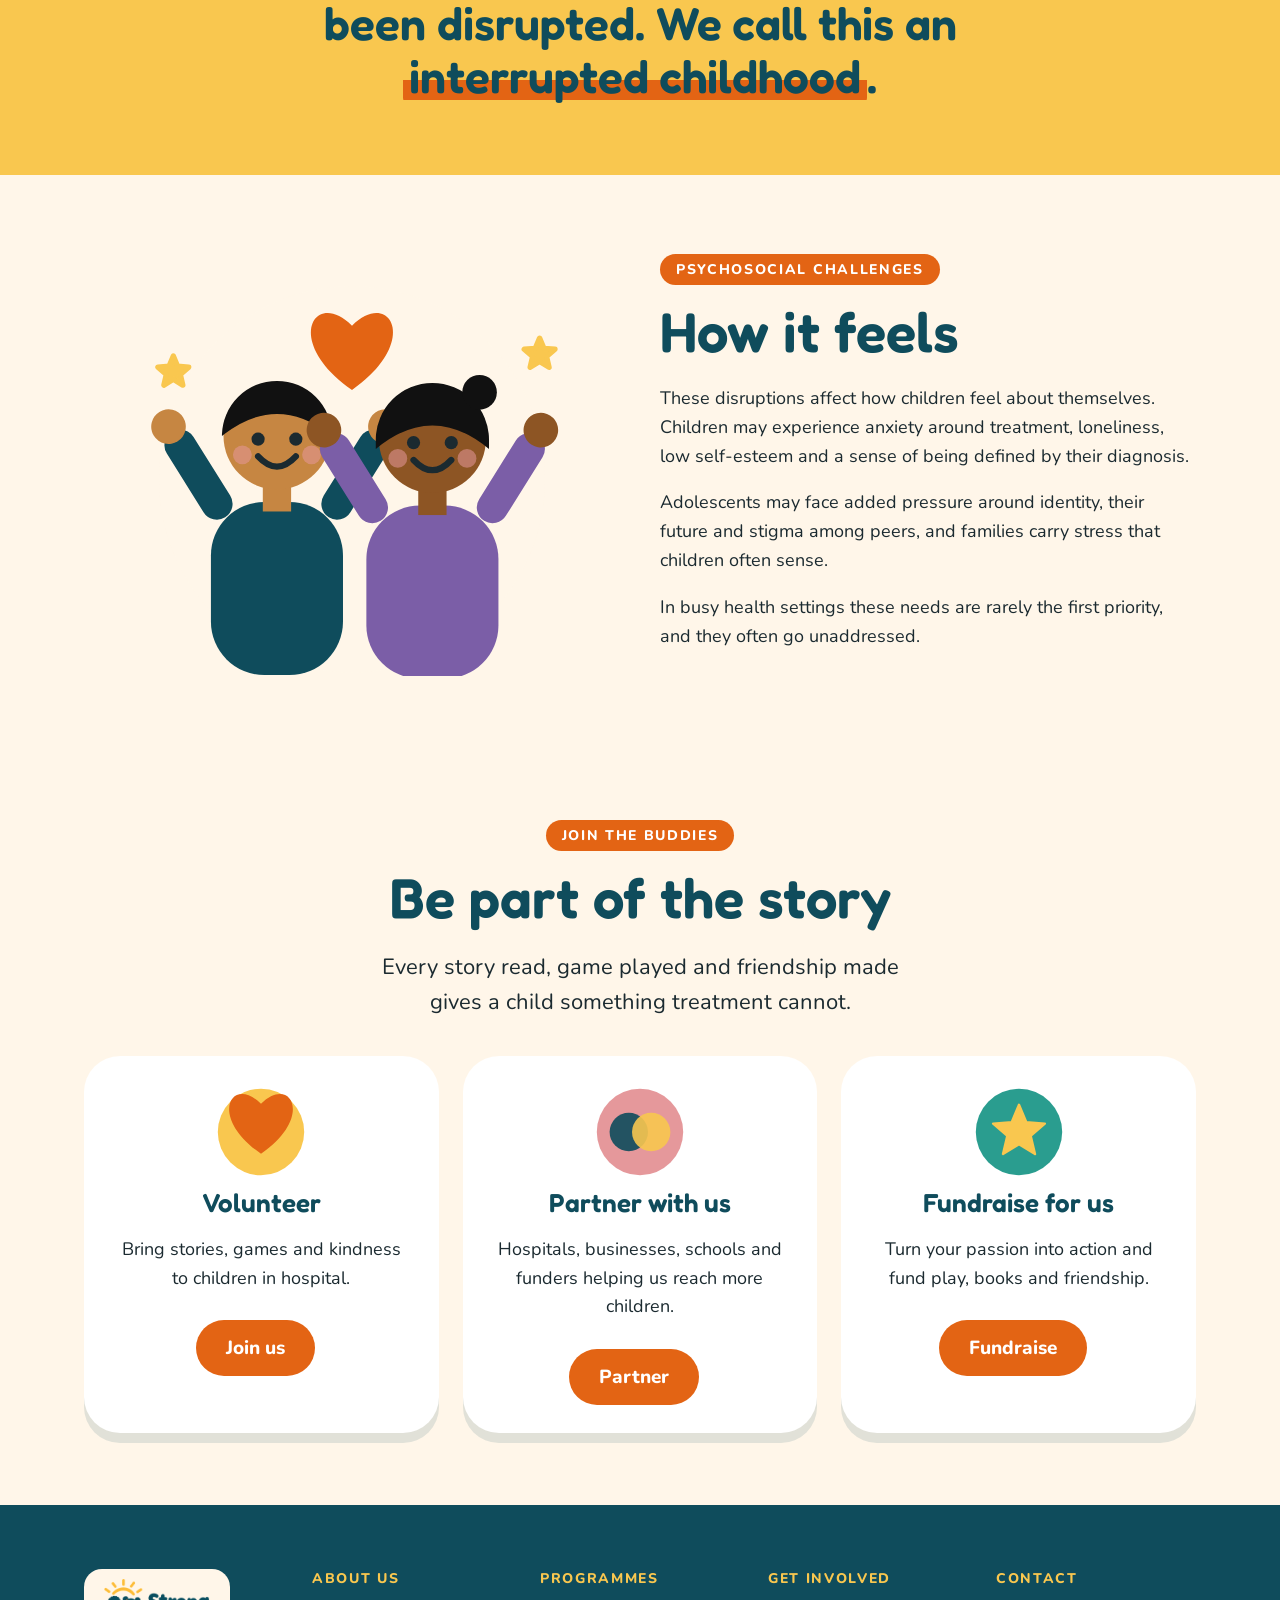
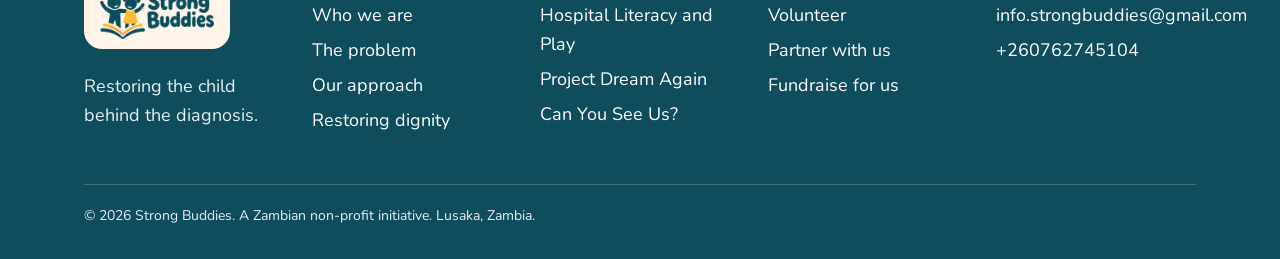
<file: about/the-problem.html>
<!doctype html><html lang="en">
<head>
  <meta charset="utf-8">
  <meta name="viewport" content="width=device-width, initial-scale=1, viewport-fit=cover">
  <title>The problem | Strong Buddies</title>
  <link rel="preconnect" href="https://fonts.googleapis.com">
  <link href="https://fonts.googleapis.com/css2?family=Fredoka:wght@500;600;700&family=Nunito:wght@400;700;800&display=swap" rel="stylesheet">
  <link rel="stylesheet" href="../css/style.css">
</head>
<body>
  <!-- HEADER (same on every page) -->
  <header>
    <div class="w hb">
      <a class="logo" href="../index.html">
      <img src="../assets/logo.png" alt="Strong Buddies"></a>
      <button class="burger" aria-label="Menu">Menu</button>
      <nav class="nav">
        <div class="grp">
          <button aria-haspopup="true">About us &#9662;</button>
          <div class="drop">
            <a href="../about/who-we-are.html">Who we are</a>
            <a href="../about/the-problem.html">The problem</a>
            <a href="../about/our-approach.html">Our approach</a>
            <a href="../about/restoring-dignity.html">Restoring dignity</a>
          </div>
        </div>
        <div class="grp">
          <button aria-haspopup="true">Programmes &#9662;</button>
          <div class="drop">
            <a href="../programmes/hospital-literacy-and-play.html">Hospital Literacy and Play</a>
            <a href="../programmes/project-dream-again.html">Project Dream Again</a>
          </div>
        </div>
        <div class="grp">
          <button aria-haspopup="true">Get involved &#9662;</button>
          <div class="drop">
            <a href="../get-involved.html">Ways to get involved</a>
            <a href="../get-involved/volunteer.html">Volunteer</a>
            <a href="../get-involved/partner.html">Partner with us</a>
            <a href="../get-involved/fundraise.html">Fundraise for us</a>
          </div>
        </div>
        <a class="don" href="#replace-with-donation-link" target="_blank" rel="noopener">Donate</a>
      </nav>
    </div>
  </header>
  <!-- MAIN CONTENT -->
  <main>
    <!-- Section: An interrupted childhood -->
    <section class="s y hero">
      <div class="w hrow">
        <div>
          <h1 style="font-size:clamp(38px,6vw,68px)">An interrupted childhood</h1>
          <p class="lead">When a child is diagnosed with a chronic illness, the first priority is medical. But illness affects much more than the body.</p>
        </div>
        <div class="float">
          <img src="../assets/illustrations/stories.svg" alt="Child reading a book">
        </div>
      </div>
    </section>
    <svg class="wave" viewBox="0 0 1440 80" preserveAspectRatio="none" aria-hidden="true" style="background:#F9C74F"><path d="M0 40 C240 90 480 0 720 40 S1200 80 1440 30 L1440 80 L0 80Z" fill="#FFF6E9"/></svg>
    <!-- Section: More than health -->
    <section class="s ">
      <div class="w">
        <div style="text-align:center"><span class="eb" style="">What children can lose</span>
          <h2>More than health</h2>
        </div>
        <div class="icards">
          <div class="icard" style="background:#D8F0EC">
            <h3>Time in hospital</h3>
            <p>Long periods away from home and routine.</p>
          </div>
          <div class="icard" style="background:#E6DDF2">
            <h3>School and learning</h3>
            <p>Missing school and falling behind, sometimes repeating grades.</p>
          </div>
          <div class="icard" style="background:#FBE3E4">
            <h3>Friends and classmates</h3>
            <p>Being separated from the people they play with.</p>
          </div>
          <div class="icard" style="background:#FFF1CC">
            <h3>Play</h3>
            <p>Fewer chances to take part in ordinary childhood activities.</p>
          </div>
          <div class="icard" style="background:#D8F0EC">
            <h3>Belonging</h3>
            <p>Stigma and feeling different from their peers.</p>
          </div>
          <div class="icard" style="background:#E6DDF2">
            <h3>Routines and experiences</h3>
            <p>Losing important routines and social experiences.</p>
          </div>
          <div class="icard" style="background:#FBE3E4">
            <h3>Confidence</h3>
            <p>Fewer chances to explore interests and build self-belief.</p>
          </div>
          <div class="icard" style="background:#FFF1CC">
            <h3>Identity</h3>
            <p>Growing up with an identity shaped around being a patient.</p>
          </div>
        </div>
      </div>
    </section>
    <!-- Section: Section -->
    <section class="s y">
      <div class="w" style="text-align:center">
        <p class="quote" style="margin:0 auto;max-width:860px">The child is still growing, learning and developing, but many of the experiences that support that development have been disrupted. We call this an <span class="mark">interrupted childhood</span>.</p>
      </div>
    </section>
    <!-- Section: How it feels -->
    <section class="s cr">
      <div class="w">
        <div class="two">
          <div class="float">
            <img src="../assets/illustrations/friends.svg" alt="Two friends with a heart above them">
          </div>
          <div><span class="eb" style="">Psychosocial challenges</span>
            <h2>How it feels</h2>
            <p>These disruptions affect how children feel about themselves. Children may experience anxiety around treatment, loneliness, low self-esteem and a sense of being defined by their diagnosis.</p>
            <p>Adolescents may face added pressure around identity, their future and stigma among peers, and families carry stress that children often sense.</p>
            <p>In busy health settings these needs are rarely the first priority, and they often go unaddressed.</p>
          </div>
        </div>
      </div>
    </section>
    <!-- Section: Be part of the story -->
    <section class="s cr">
      <div class="w" style="text-align:center"><span class="eb" style="">Join the Buddies</span>
        <h2>Be part of the story</h2>
        <p class="lead" style="margin:0 auto">Every story read, game played and friendship made gives a child something treatment cannot.</p>
        <div class="ways">
          <div class="way">
            <img src="../assets/illustrations/icon-volunteer.svg" alt="Heart">
            <h3>Volunteer</h3>
            <p>Bring stories, games and kindness to children in hospital.</p>
            <a class="btn c" href="../get-involved/volunteer.html">Join us</a>
          </div>
          <div class="way">
            <img src="../assets/illustrations/icon-partner.svg" alt="Partnership">
            <h3>Partner with us</h3>
            <p>Hospitals, businesses, schools and funders helping us reach more children.</p>
            <a class="btn c" href="../get-involved/partner.html">Partner</a>
          </div>
          <div class="way">
            <img src="../assets/illustrations/icon-fundraise.svg" alt="Star">
            <h3>Fundraise for us</h3>
            <p>Turn your passion into action and fund play, books and friendship.</p>
            <a class="btn c" href="../get-involved/fundraise.html">Fundraise</a>
          </div>
        </div>
      </div>
    </section>
  </main>
  <!-- FOOTER (same on every page) -->
  <footer>
    <div class="w">
      <div class="fcols">
        <div><span class="fl">
          <img src="../assets/logo.png" alt="Strong Buddies"></span>
          <p style="margin-top:14px">Restoring the child behind the diagnosis.</p>
        </div>
        <div>
          <h4>About us</h4>
          <a href="../about/who-we-are.html">Who we are</a>
          <a href="../about/the-problem.html">The problem</a>
          <a href="../about/our-approach.html">Our approach</a>
          <a href="../about/restoring-dignity.html">Restoring dignity</a>
        </div>
        <div>
          <h4>Programmes</h4>
          <a href="../programmes/hospital-literacy-and-play.html">Hospital Literacy and Play</a>
          <a href="../programmes/project-dream-again.html">Project Dream Again</a>
          <a href="../programmes/can-you-see-us.html">Can You See Us?</a>
        </div>
        <div>
          <h4>Get involved</h4>
          <a href="../get-involved/volunteer.html">Volunteer</a>
          <a href="../get-involved/partner.html">Partner with us</a>
          <a href="../get-involved/fundraise.html">Fundraise for us</a>
        </div>
        <div>
          <h4>Contact</h4>
          <a href="mailto:info.strongbuddies@gmail.com">info.strongbuddies@gmail.com</a>
          <a href="tel:+260762745104">+260762745104</a>
        </div>
      </div>
      <div class="copy">&copy; 2026 Strong Buddies. A Zambian non-profit initiative. Lusaka, Zambia.
      </div>
    </div>
  </footer>
  <script src="../js/nav.js"></script></body></html>
</body>
</html>
</file>
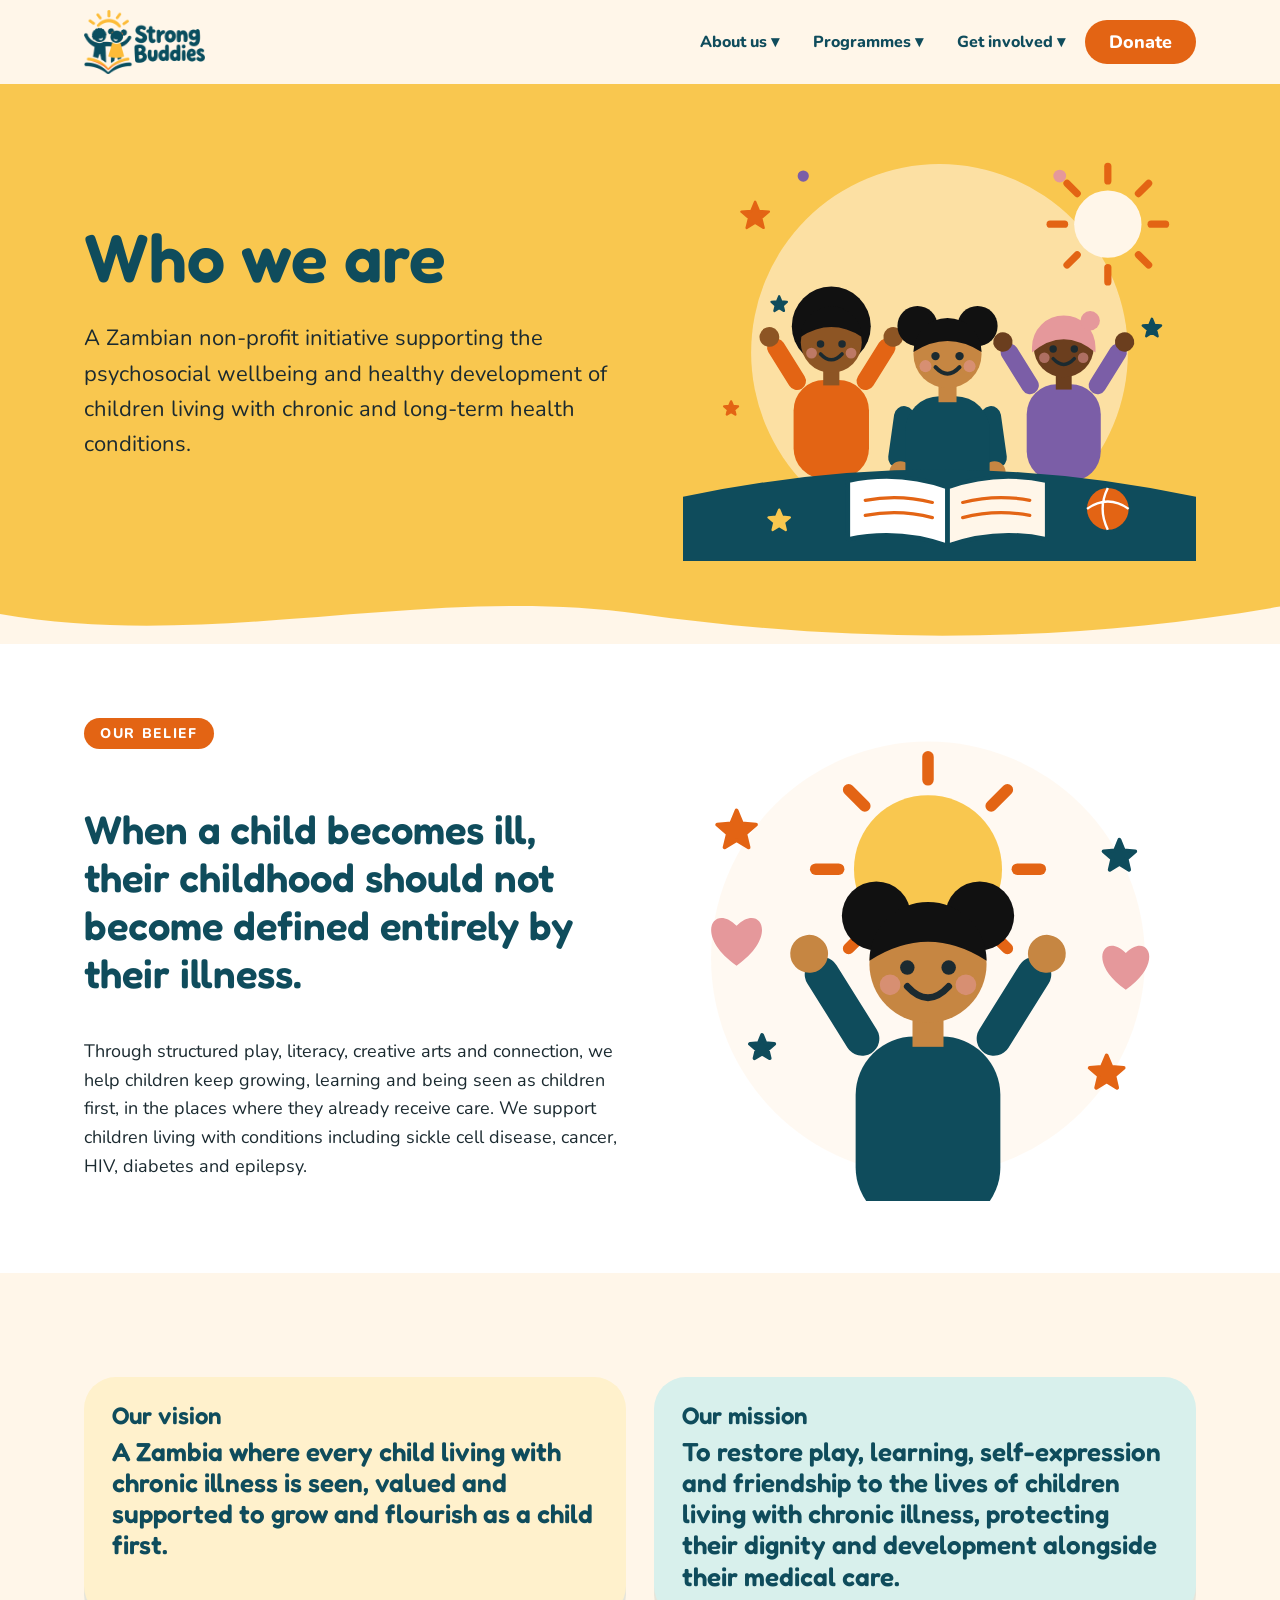
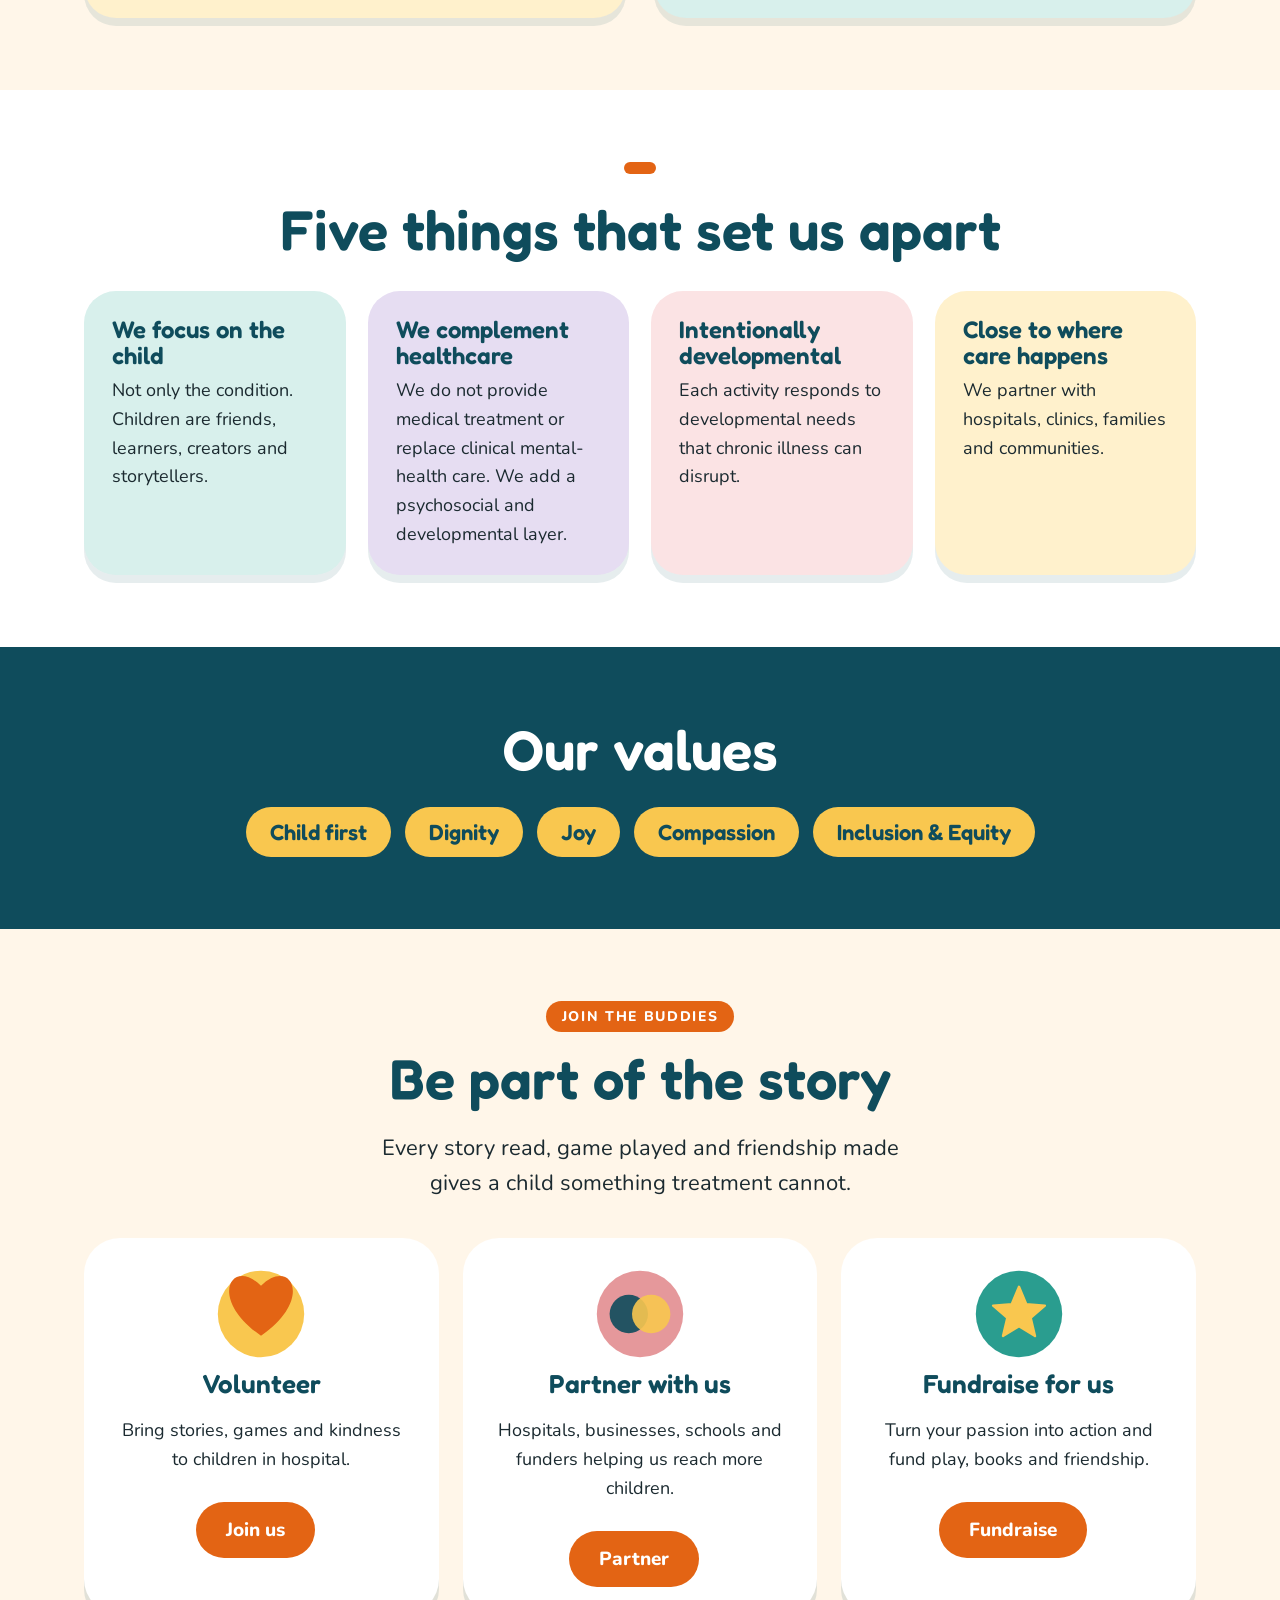
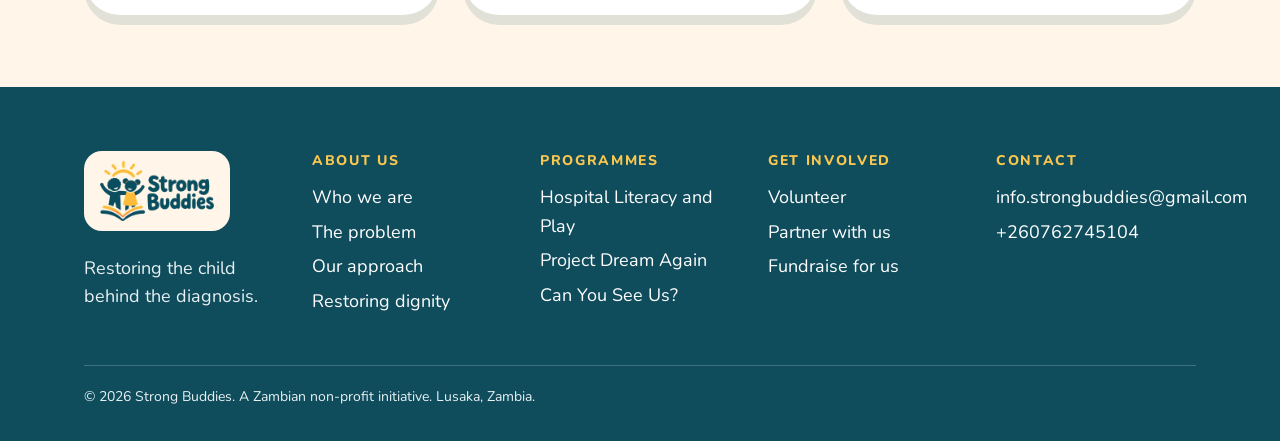
<file: about/who-we-are.html>
<!doctype html><html lang="en">
<head>
  <meta charset="utf-8">
  <meta name="viewport" content="width=device-width, initial-scale=1, viewport-fit=cover">
  <title>Who we are | Strong Buddies</title>
  <link rel="preconnect" href="https://fonts.googleapis.com">
  <link href="https://fonts.googleapis.com/css2?family=Fredoka:wght@500;600;700&family=Nunito:wght@400;700;800&display=swap" rel="stylesheet">
  <link rel="stylesheet" href="../css/style.css">
</head>
<body>
  <!-- HEADER (same on every page) -->
  <header>
    <div class="w hb">
      <a class="logo" href="../index.html">
      <img src="../assets/logo.png" alt="Strong Buddies"></a>
      <button class="burger" aria-label="Menu">Menu</button>
      <nav class="nav">
        <div class="grp">
          <button aria-haspopup="true">About us &#9662;</button>
          <div class="drop">
            <a href="../about/who-we-are.html">Who we are</a>
            <a href="../about/the-problem.html">The problem</a>
            <a href="../about/our-approach.html">Our approach</a>
            <a href="../about/restoring-dignity.html">Restoring dignity</a>
          </div>
        </div>
        <div class="grp">
          <button aria-haspopup="true">Programmes &#9662;</button>
          <div class="drop">
            <a href="../programmes/hospital-literacy-and-play.html">Hospital Literacy and Play</a>
            <a href="../programmes/project-dream-again.html">Project Dream Again</a>
          </div>
        </div>
        <div class="grp">
          <button aria-haspopup="true">Get involved &#9662;</button>
          <div class="drop">
            <a href="../get-involved.html">Ways to get involved</a>
            <a href="../get-involved/volunteer.html">Volunteer</a>
            <a href="../get-involved/partner.html">Partner with us</a>
            <a href="../get-involved/fundraise.html">Fundraise for us</a>
          </div>
        </div>
        <a class="don" href="#replace-with-donation-link" target="_blank" rel="noopener">Donate</a>
      </nav>
    </div>
  </header>
  <!-- MAIN CONTENT -->
  <main>
    <!-- Section: Who we are -->
    <section class="s y hero">
      <div class="w hrow">
        <div>
          <h1 style="font-size:clamp(38px,6vw,68px)">Who we are</h1>
          <p class="lead">A Zambian non-profit initiative supporting the psychosocial wellbeing and healthy development of children living with chronic and long-term health conditions.</p>
        </div>
        <div class="float">
          <img src="../assets/illustrations/hero-children-reading.svg" alt="Three smiling children reading a big book together under the sun">
        </div>
      </div>
    </section>
    <svg class="wave" viewBox="0 0 1440 80" preserveAspectRatio="none" aria-hidden="true" style="background:#F9C74F"><path d="M0 40 C240 90 480 0 720 40 S1200 80 1440 30 L1440 80 L0 80Z" fill="#FFF6E9"/></svg>
    <!-- Section: Section -->
    <section class="s ">
      <div class="w">
        <div class="two">
          <div><span class="eb" style="">Our belief</span>
            <p class="big">When a child becomes ill, their childhood should not become defined entirely by their illness.</p>
            <p>Through structured play, literacy, creative arts and connection, we help children keep growing, learning and being seen as children first, in the places where they already receive care. We support children living with conditions including sickle cell disease, cancer, HIV, diabetes and epilepsy.</p>
          </div>
          <div class="float">
            <img src="../assets/illustrations/dignity.svg" alt="Joyful child with arms raised under the sun">
          </div>
        </div>
      </div>
    </section>
    <!-- Section: Section -->
    <section class="s cr">
      <div class="w">
        <div class="apr">
          <div class="icard" style="background:#FFF1CC">
            <h3>Our vision</h3>
            <p class="big" style="font-size:26px">A Zambia where every child living with chronic illness is seen, valued and supported to grow and flourish as a child first.</p>
          </div>
          <div class="icard" style="background:#D8F0EC">
            <h3>Our mission</h3>
            <p class="big" style="font-size:26px">To restore play, learning, self-expression and friendship to the lives of children living with chronic illness, protecting their dignity and development alongside their medical care.</p>
          </div>
        </div>
      </div>
    </section>
    <!-- Section: Five things that set us apart -->
    <section class="s ">
      <div class="w">
        <div style="text-align:center"><span class="eb" style=""></span>
          <h2>Five things that set us apart</h2>
        </div>
        <div class="icards">
          <div class="icard" style="background:#D8F0EC">
            <h3>We focus on the child</h3>
            <p>Not only the condition. Children are friends, learners, creators and storytellers.</p>
          </div>
          <div class="icard" style="background:#E6DDF2">
            <h3>We complement healthcare</h3>
            <p>We do not provide medical treatment or replace clinical mental-health care. We add a psychosocial and developmental layer.</p>
          </div>
          <div class="icard" style="background:#FBE3E4">
            <h3>Intentionally developmental</h3>
            <p>Each activity responds to developmental needs that chronic illness can disrupt.</p>
          </div>
          <div class="icard" style="background:#FFF1CC">
            <h3>Close to where care happens</h3>
            <p>We partner with hospitals, clinics, families and communities.</p>
          </div>
          
        </div>
      </div>
    </section>
    <!-- Section: Our values -->
    <section class="s t">
      <div class="w" style="text-align:center">
        <h2>Our values</h2>
        <div class="chips"><span class="chip">Child first</span><span class="chip">Dignity</span><span class="chip">Joy</span><span class="chip">Compassion</span><span class="chip">Inclusion & Equity
          
        </span>
        </div>
      </div>
    </section>
    <!-- Section: Be part of the story -->
    <section class="s cr">
      <div class="w" style="text-align:center"><span class="eb" style="">Join the Buddies</span>
        <h2>Be part of the story</h2>
        <p class="lead" style="margin:0 auto">Every story read, game played and friendship made gives a child something treatment cannot.</p>
        <div class="ways">
          <div class="way">
            <img src="../assets/illustrations/icon-volunteer.svg" alt="Heart">
            <h3>Volunteer</h3>
            <p>Bring stories, games and kindness to children in hospital.</p>
            <a class="btn c" href="../get-involved/volunteer.html">Join us</a>
          </div>
          <div class="way">
            <img src="../assets/illustrations/icon-partner.svg" alt="Partnership">
            <h3>Partner with us</h3>
            <p>Hospitals, businesses, schools and funders helping us reach more children.</p>
            <a class="btn c" href="../get-involved/partner.html">Partner</a>
          </div>
          <div class="way">
            <img src="../assets/illustrations/icon-fundraise.svg" alt="Star">
            <h3>Fundraise for us</h3>
            <p>Turn your passion into action and fund play, books and friendship.</p>
            <a class="btn c" href="../get-involved/fundraise.html">Fundraise</a>
          </div>
        </div>
      </div>
    </section>
  </main>
  <!-- FOOTER (same on every page) -->
  <footer>
    <div class="w">
      <div class="fcols">
        <div><span class="fl">
          <img src="../assets/logo.png" alt="Strong Buddies"></span>
          <p style="margin-top:14px">Restoring the child behind the diagnosis.</p>
        </div>
        <div>
          <h4>About us</h4>
          <a href="../about/who-we-are.html">Who we are</a>
          <a href="../about/the-problem.html">The problem</a>
          <a href="../about/our-approach.html">Our approach</a>
          <a href="../about/restoring-dignity.html">Restoring dignity</a>
        </div>
        <div>
          <h4>Programmes</h4>
          <a href="../programmes/hospital-literacy-and-play.html">Hospital Literacy and Play</a>
          <a href="../programmes/project-dream-again.html">Project Dream Again</a>
          <a href="../programmes/can-you-see-us.html">Can You See Us?</a>
        </div>
        <div>
          <h4>Get involved</h4>
          <a href="../get-involved/volunteer.html">Volunteer</a>
          <a href="../get-involved/partner.html">Partner with us</a>
          <a href="../get-involved/fundraise.html">Fundraise for us</a>
        </div>
        <div>
          <h4>Contact</h4>
          <a href="mailto:info.strongbuddies@gmail.com">info.strongbuddies@gmail.com</a>
          <a href="tel:+260762745104">+260762745104</a>
        </div>
      </div>
      <div class="copy">&copy; 2026 Strong Buddies. A Zambian non-profit initiative. Lusaka, Zambia.
      </div>
    </div>
  </footer>
  <script src="../js/nav.js"></script></body></html>
</body>
</html>
</file>
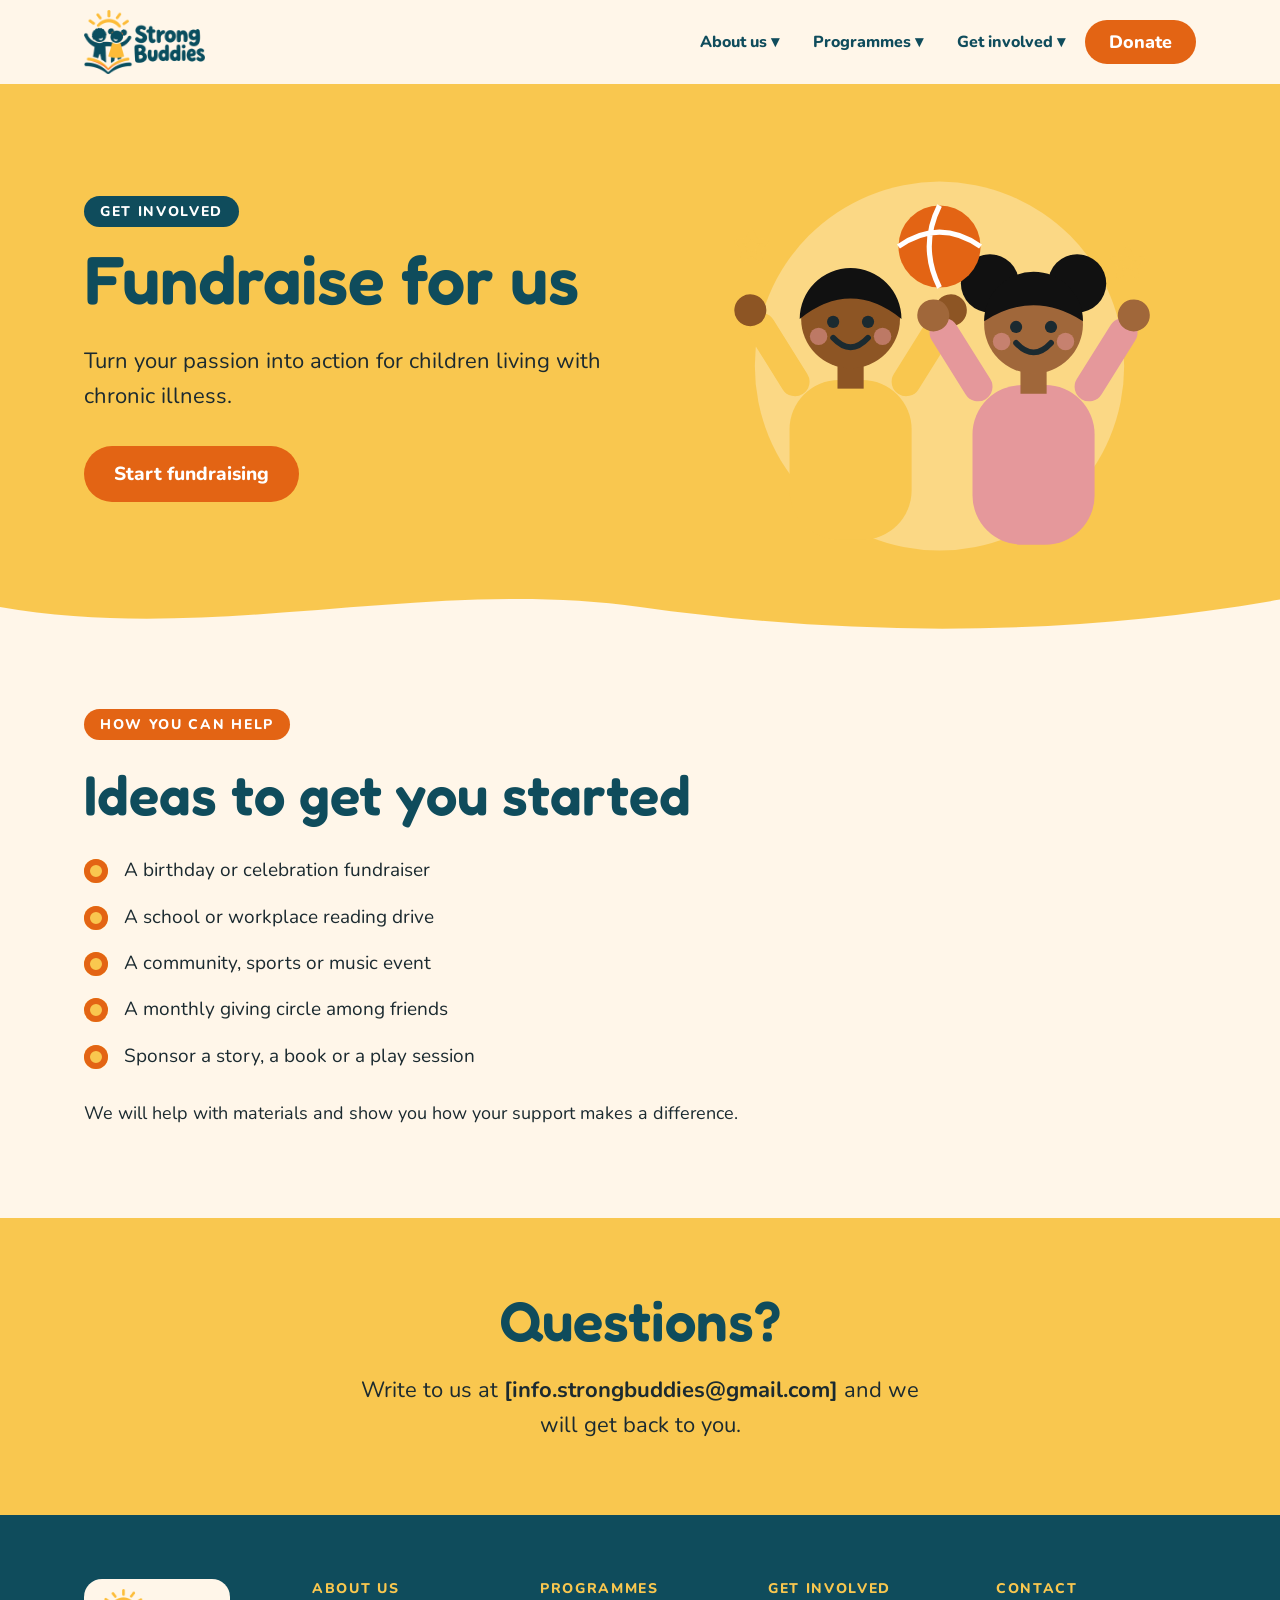
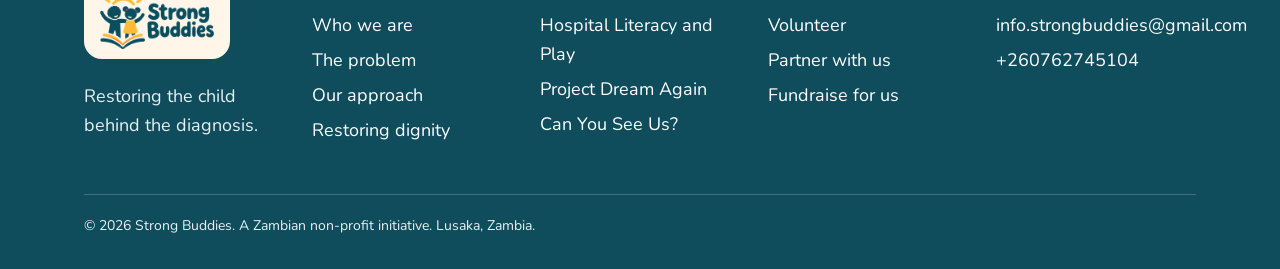
<file: get-involved/fundraise.html>
<!doctype html><html lang="en">
<head>
  <meta charset="utf-8">
  <meta name="viewport" content="width=device-width, initial-scale=1, viewport-fit=cover">
  <title>Fundraise for us | Strong Buddies</title>
  <link rel="preconnect" href="https://fonts.googleapis.com">
  <link href="https://fonts.googleapis.com/css2?family=Fredoka:wght@500;600;700&family=Nunito:wght@400;700;800&display=swap" rel="stylesheet">
  <link rel="stylesheet" href="../css/style.css">
</head>
<body>
  <!-- HEADER (same on every page) -->
  <header>
    <div class="w hb">
      <a class="logo" href="../index.html">
      <img src="../assets/logo.png" alt="Strong Buddies"></a>
      <button class="burger" aria-label="Menu">Menu</button>
      <nav class="nav">
        <div class="grp">
          <button aria-haspopup="true">About us &#9662;</button>
          <div class="drop">
            <a href="../about/who-we-are.html">Who we are</a>
            <a href="../about/the-problem.html">The problem</a>
            <a href="../about/our-approach.html">Our approach</a>
            <a href="../about/restoring-dignity.html">Restoring dignity</a>
          </div>
        </div>
        <div class="grp">
          <button aria-haspopup="true">Programmes &#9662;</button>
          <div class="drop">
            <a href="../programmes/hospital-literacy-and-play.html">Hospital Literacy and Play</a>
            <a href="../programmes/project-dream-again.html">Project Dream Again</a>
          </div>
        </div>
        <div class="grp">
          <button aria-haspopup="true">Get involved &#9662;</button>
          <div class="drop">
            <a href="../get-involved.html">Ways to get involved</a>
            <a href="../get-involved/volunteer.html">Volunteer</a>
            <a href="../get-involved/partner.html">Partner with us</a>
            <a href="../get-involved/fundraise.html">Fundraise for us</a>
          </div>
        </div>
        <a class="don" href="#replace-with-donation-link" target="_blank" rel="noopener">Donate</a>
      </nav>
    </div>
  </header>
  <!-- MAIN CONTENT -->
  <main>
    <!-- Section: Fundraise for us -->
    <section class="s y hero">
      <div class="w hrow">
        <div><span class="eb" style="">Get involved</span>
          <h1 style="font-size:clamp(38px,6vw,68px)">Fundraise for us</h1>
          <p class="lead">Turn your passion into action for children living with chronic illness.</p>
          <a class="btn c" href="#replace-with-fundraising-form-link" target="_blank" rel="noopener">Start fundraising</a>
        </div>
        <div class="float">
          <img src="../assets/illustrations/play.svg" alt="Two children playing with a ball">
        </div>
      </div>
    </section>
    <svg class="wave" viewBox="0 0 1440 80" preserveAspectRatio="none" aria-hidden="true" style="background:#F9C74F"><path d="M0 40 C240 90 480 0 720 40 S1200 80 1440 30 L1440 80 L0 80Z" fill="#FFF6E9"/></svg>
    <!-- Section: Ideas to get you started -->
    <section class="s cr">
      <div class="w"><span class="eb" style="">How you can help</span>
        <h2 style="margin-top:8px">Ideas to get you started</h2>
        <ul class="ck">
          <li>A birthday or celebration fundraiser</li>
          <li>A school or workplace reading drive</li>
          <li>A community, sports or music event</li>
          <li>A monthly giving circle among friends</li>
          <li>Sponsor a story, a book or a play session</li>
        </ul>
        <p style="margin-top:20px">We will help with materials and show you how your support makes a difference.</p>
      </div>
    </section>
    <!-- Section: Questions? -->
    <section class="s y">
      <div class="w" style="text-align:center">
        <h2>Questions?</h2>
        <p class="lead" style="margin:0 auto">Write to us at <b>[info.strongbuddies@gmail.com]</b> and we will get back to you.</p>
      </div>
    </section>
  </main>
  <!-- FOOTER (same on every page) -->
  <footer>
    <div class="w">
      <div class="fcols">
        <div><span class="fl">
          <img src="../assets/logo.png" alt="Strong Buddies"></span>
          <p style="margin-top:14px">Restoring the child behind the diagnosis.</p>
        </div>
        <div>
          <h4>About us</h4>
          <a href="../about/who-we-are.html">Who we are</a>
          <a href="../about/the-problem.html">The problem</a>
          <a href="../about/our-approach.html">Our approach</a>
          <a href="../about/restoring-dignity.html">Restoring dignity</a>
        </div>
        <div>
          <h4>Programmes</h4>
          <a href="../programmes/hospital-literacy-and-play.html">Hospital Literacy and Play</a>
          <a href="../programmes/project-dream-again.html">Project Dream Again</a>
          <a href="../programmes/can-you-see-us.html">Can You See Us?</a>
        </div>
        <div>
          <h4>Get involved</h4>
          <a href="../get-involved/volunteer.html">Volunteer</a>
          <a href="../get-involved/partner.html">Partner with us</a>
          <a href="../get-involved/fundraise.html">Fundraise for us</a>
        </div>
        <div>
          <h4>Contact</h4>
          <a href="mailto:info.strongbuddies@gmail.com">info.strongbuddies@gmail.com</a>
          <a href="tel:+260762745104">+260762745104</a>
        </div>
      </div>
      <div class="copy">&copy; 2026 Strong Buddies. A Zambian non-profit initiative. Lusaka, Zambia.
      </div>
    </div>
  </footer>
  <script src="../js/nav.js"></script></body></html>
</body>
</html>
</file>
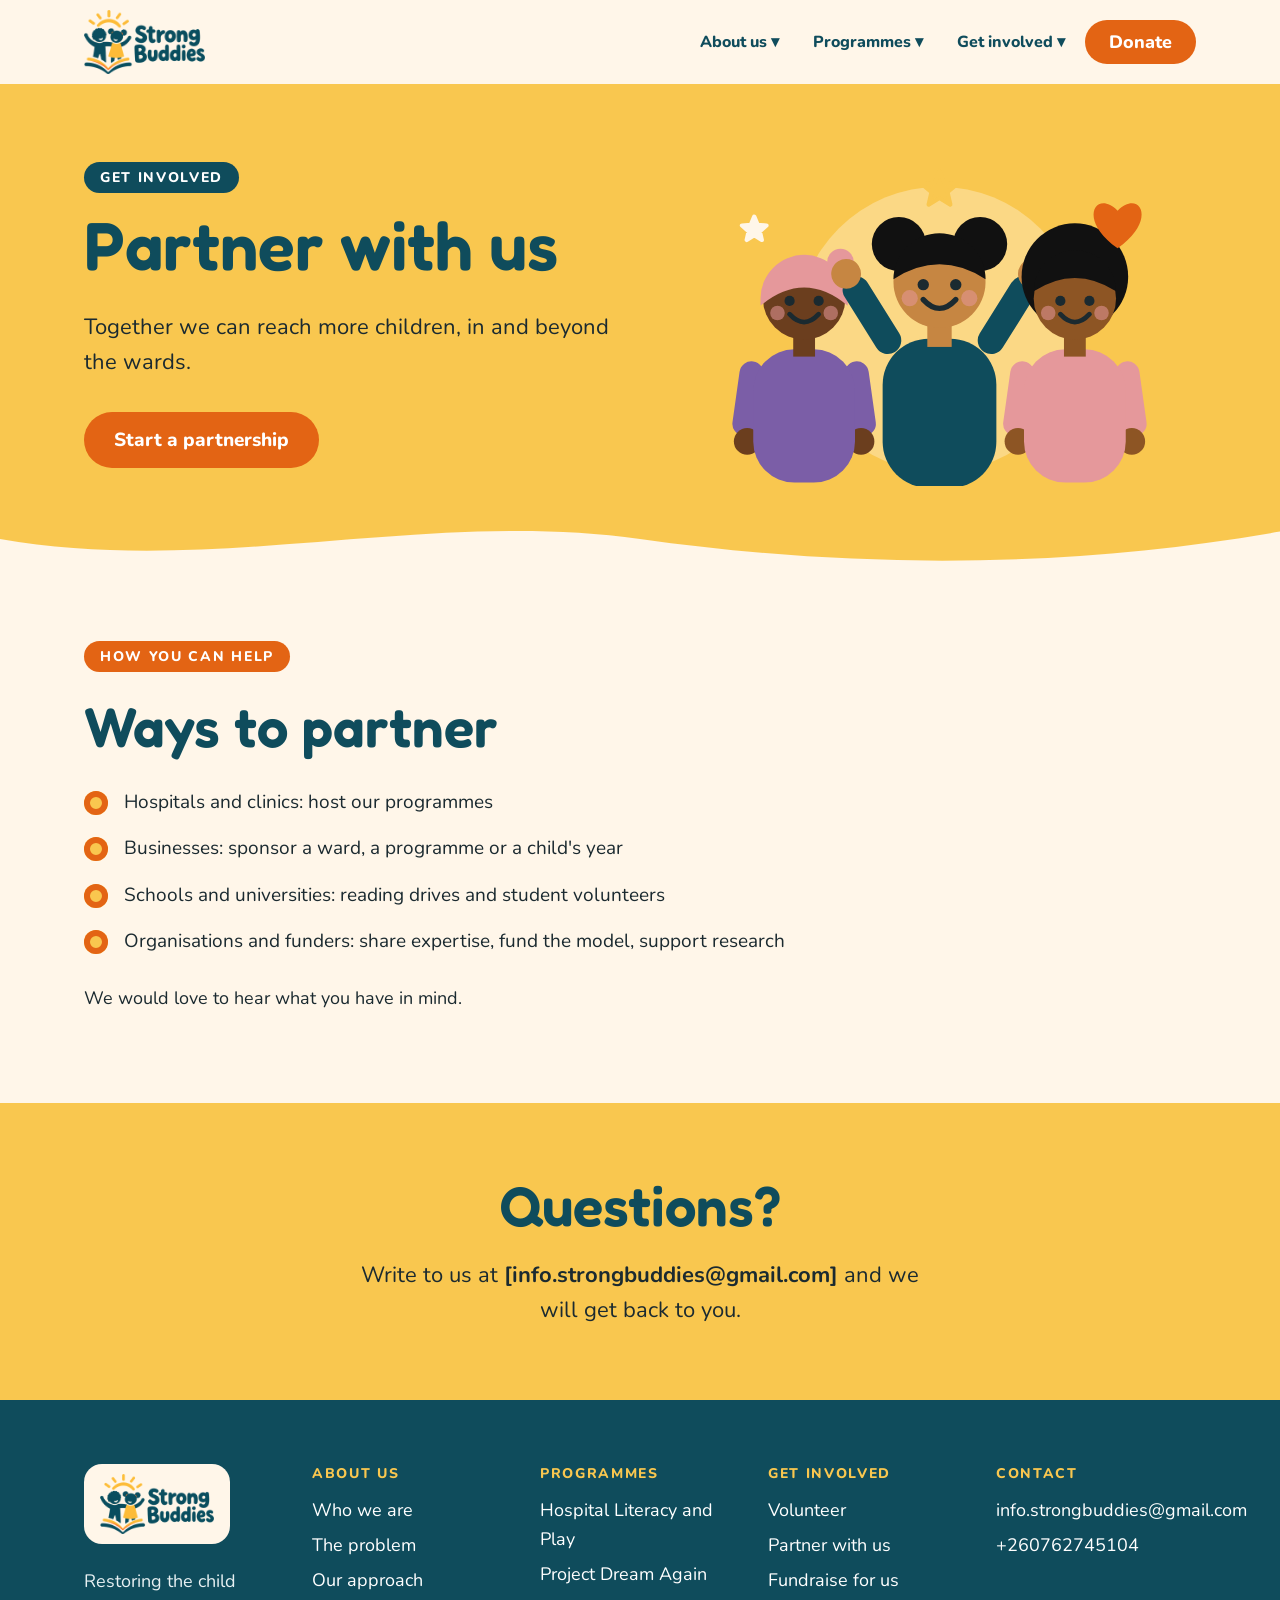
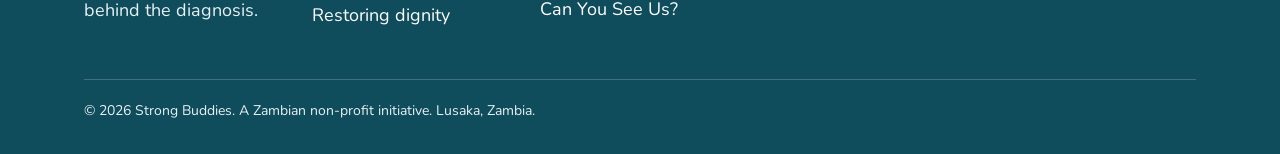
<file: get-involved/partner.html>
<!doctype html><html lang="en">
<head>
  <meta charset="utf-8">
  <meta name="viewport" content="width=device-width, initial-scale=1, viewport-fit=cover">
  <title>Partner with us | Strong Buddies</title>
  <link rel="preconnect" href="https://fonts.googleapis.com">
  <link href="https://fonts.googleapis.com/css2?family=Fredoka:wght@500;600;700&family=Nunito:wght@400;700;800&display=swap" rel="stylesheet">
  <link rel="stylesheet" href="../css/style.css">
</head>
<body>
  <!-- HEADER (same on every page) -->
  <header>
    <div class="w hb">
      <a class="logo" href="../index.html">
      <img src="../assets/logo.png" alt="Strong Buddies"></a>
      <button class="burger" aria-label="Menu">Menu</button>
      <nav class="nav">
        <div class="grp">
          <button aria-haspopup="true">About us &#9662;</button>
          <div class="drop">
            <a href="../about/who-we-are.html">Who we are</a>
            <a href="../about/the-problem.html">The problem</a>
            <a href="../about/our-approach.html">Our approach</a>
            <a href="../about/restoring-dignity.html">Restoring dignity</a>
          </div>
        </div>
        <div class="grp">
          <button aria-haspopup="true">Programmes &#9662;</button>
          <div class="drop">
            <a href="../programmes/hospital-literacy-and-play.html">Hospital Literacy and Play</a>
            <a href="../programmes/project-dream-again.html">Project Dream Again</a>
          </div>
        </div>
        <div class="grp">
          <button aria-haspopup="true">Get involved &#9662;</button>
          <div class="drop">
            <a href="../get-involved.html">Ways to get involved</a>
            <a href="../get-involved/volunteer.html">Volunteer</a>
            <a href="../get-involved/partner.html">Partner with us</a>
            <a href="../get-involved/fundraise.html">Fundraise for us</a>
          </div>
        </div>
        <a class="don" href="#replace-with-donation-link" target="_blank" rel="noopener">Donate</a>
      </nav>
    </div>
  </header>
  <!-- MAIN CONTENT -->
  <main>
    <!-- Section: Partner with us -->
    <section class="s y hero">
      <div class="w hrow">
        <div><span class="eb" style="">Get involved</span>
          <h1 style="font-size:clamp(38px,6vw,68px)">Partner with us</h1>
          <p class="lead">Together we can reach more children, in and beyond the wards.</p>
          <a class="btn c" href="#replace-with-partner-form-link" target="_blank" rel="noopener">Start a partnership</a>
        </div>
        <div class="float">
          <img src="../assets/illustrations/programme-dream-again.svg" alt="Three teenage girls smiling together">
        </div>
      </div>
    </section>
    <svg class="wave" viewBox="0 0 1440 80" preserveAspectRatio="none" aria-hidden="true" style="background:#F9C74F"><path d="M0 40 C240 90 480 0 720 40 S1200 80 1440 30 L1440 80 L0 80Z" fill="#FFF6E9"/></svg>
    <!-- Section: Ways to partner -->
    <section class="s cr">
      <div class="w"><span class="eb" style="">How you can help</span>
        <h2 style="margin-top:8px">Ways to partner</h2>
        <ul class="ck">
          <li>Hospitals and clinics: host our programmes</li>
          <li>Businesses: sponsor a ward, a programme or a child's year</li>
          <li>Schools and universities: reading drives and student volunteers</li>
          <li>Organisations and funders: share expertise, fund the model, support research</li>
        </ul>
        <p style="margin-top:20px">We would love to hear what you have in mind.</p>
      </div>
    </section>
    <!-- Section: Questions? -->
    <section class="s y">
      <div class="w" style="text-align:center">
        <h2>Questions?</h2>
        <p class="lead" style="margin:0 auto">Write to us at <b>[info.strongbuddies@gmail.com]</b> and we will get back to you.</p>
      </div>
    </section>
  </main>
  <!-- FOOTER (same on every page) -->
  <footer>
    <div class="w">
      <div class="fcols">
        <div><span class="fl">
          <img src="../assets/logo.png" alt="Strong Buddies"></span>
          <p style="margin-top:14px">Restoring the child behind the diagnosis.</p>
        </div>
        <div>
          <h4>About us</h4>
          <a href="../about/who-we-are.html">Who we are</a>
          <a href="../about/the-problem.html">The problem</a>
          <a href="../about/our-approach.html">Our approach</a>
          <a href="../about/restoring-dignity.html">Restoring dignity</a>
        </div>
        <div>
          <h4>Programmes</h4>
          <a href="../programmes/hospital-literacy-and-play.html">Hospital Literacy and Play</a>
          <a href="../programmes/project-dream-again.html">Project Dream Again</a>
          <a href="../programmes/can-you-see-us.html">Can You See Us?</a>
        </div>
        <div>
          <h4>Get involved</h4>
          <a href="../get-involved/volunteer.html">Volunteer</a>
          <a href="../get-involved/partner.html">Partner with us</a>
          <a href="../get-involved/fundraise.html">Fundraise for us</a>
        </div>
        <div>
          <h4>Contact</h4>
          <a href="mailto:info.strongbuddies@gmail.com">info.strongbuddies@gmail.com</a>
          <a href="tel:+260762745104">+260762745104</a>
        </div>
      </div>
      <div class="copy">&copy; 2026 Strong Buddies. A Zambian non-profit initiative. Lusaka, Zambia.
      </div>
    </div>
  </footer>
  <script src="../js/nav.js"></script></body></html>
</body>
</html>
</file>
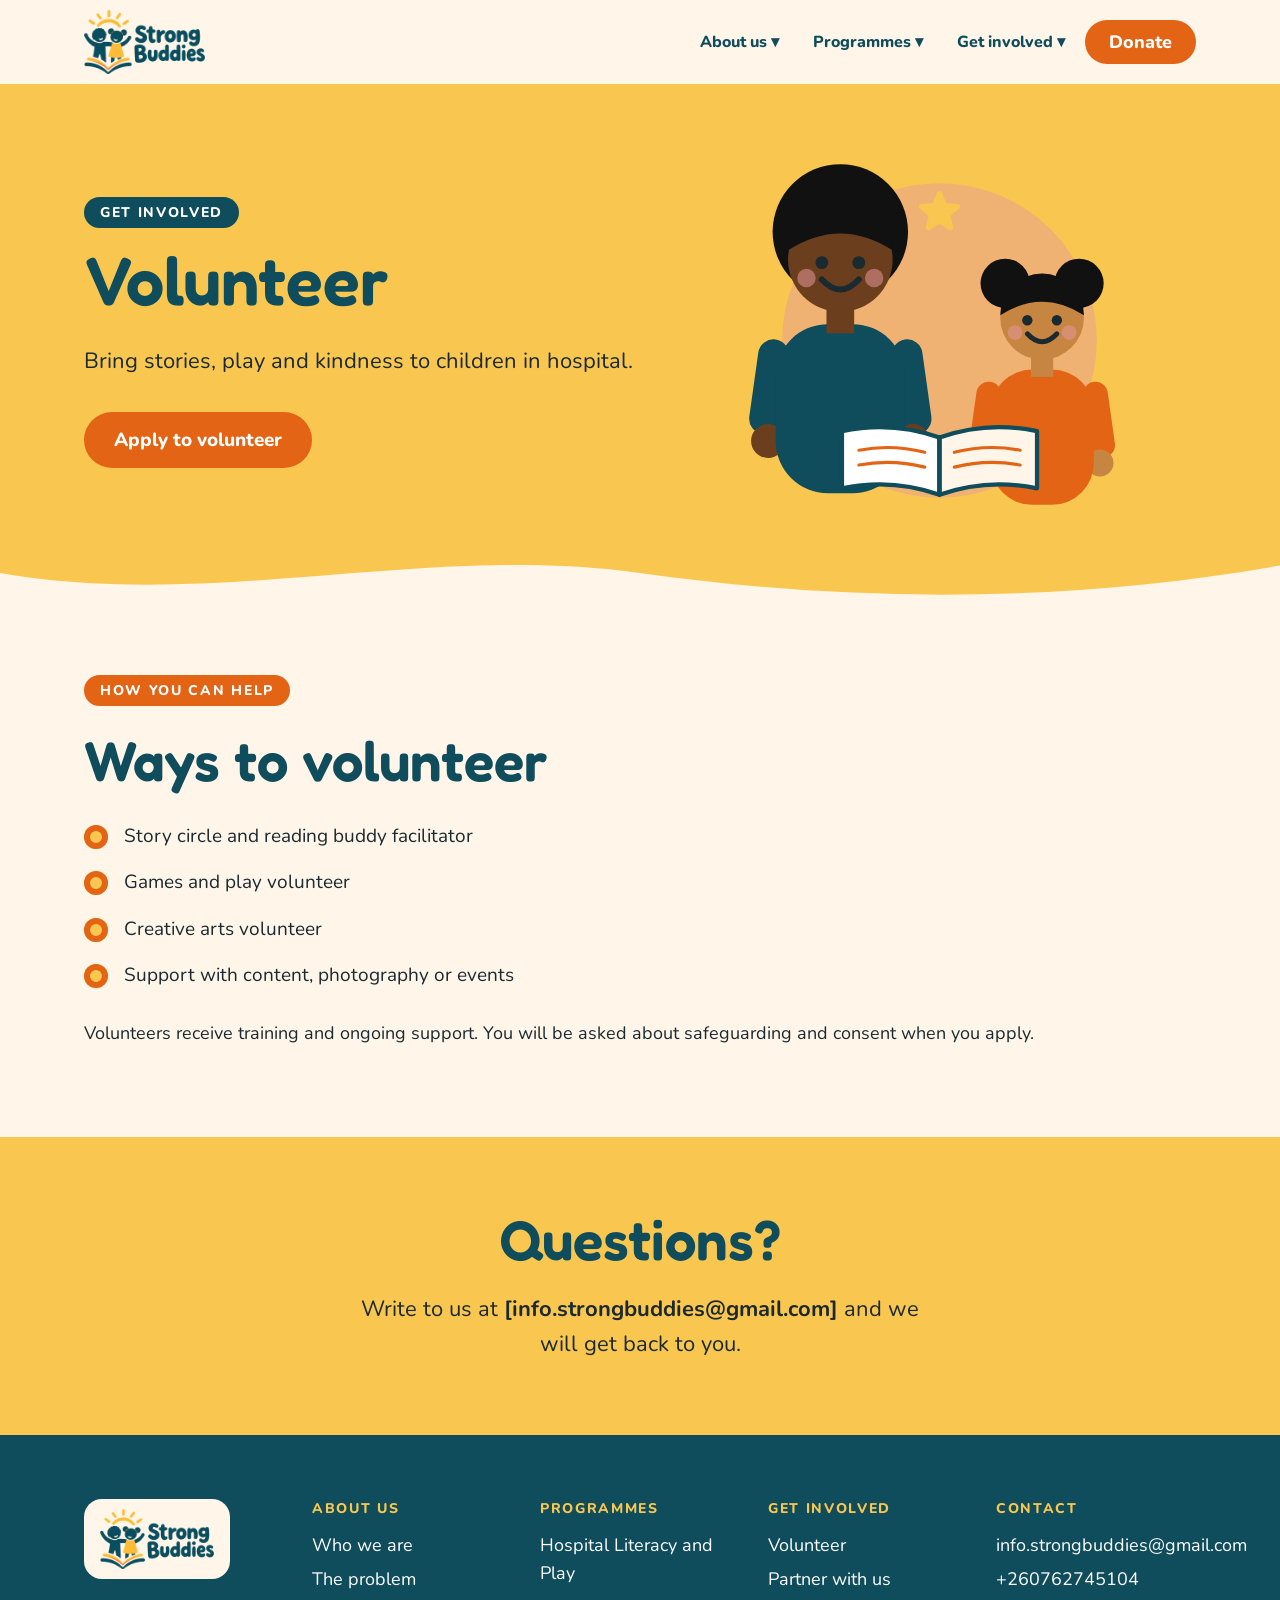
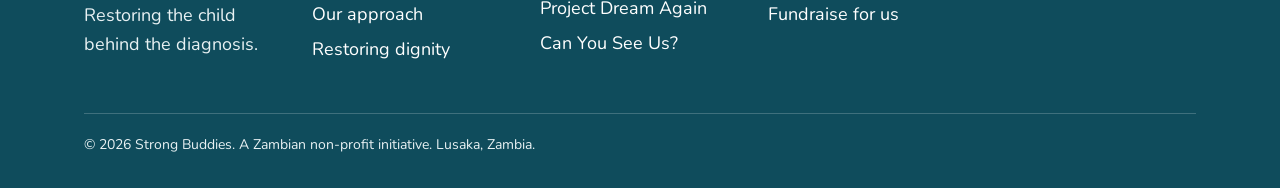
<file: get-involved/volunteer.html>
<!doctype html><html lang="en">
<head>
  <meta charset="utf-8">
  <meta name="viewport" content="width=device-width, initial-scale=1, viewport-fit=cover">
  <title>Volunteer | Strong Buddies</title>
  <link rel="preconnect" href="https://fonts.googleapis.com">
  <link href="https://fonts.googleapis.com/css2?family=Fredoka:wght@500;600;700&family=Nunito:wght@400;700;800&display=swap" rel="stylesheet">
  <link rel="stylesheet" href="../css/style.css">
</head>
<body>
  <!-- HEADER (same on every page) -->
  <header>
    <div class="w hb">
      <a class="logo" href="../index.html">
      <img src="../assets/logo.png" alt="Strong Buddies"></a>
      <button class="burger" aria-label="Menu">Menu</button>
      <nav class="nav">
        <div class="grp">
          <button aria-haspopup="true">About us &#9662;</button>
          <div class="drop">
            <a href="../about/who-we-are.html">Who we are</a>
            <a href="../about/the-problem.html">The problem</a>
            <a href="../about/our-approach.html">Our approach</a>
            <a href="../about/restoring-dignity.html">Restoring dignity</a>
          </div>
        </div>
        <div class="grp">
          <button aria-haspopup="true">Programmes &#9662;</button>
          <div class="drop">
            <a href="../programmes/hospital-literacy-and-play.html">Hospital Literacy and Play</a>
            <a href="../programmes/project-dream-again.html">Project Dream Again</a>
          </div>
        </div>
        <div class="grp">
          <button aria-haspopup="true">Get involved &#9662;</button>
          <div class="drop">
            <a href="../get-involved.html">Ways to get involved</a>
            <a href="../get-involved/volunteer.html">Volunteer</a>
            <a href="../get-involved/partner.html">Partner with us</a>
            <a href="../get-involved/fundraise.html">Fundraise for us</a>
          </div>
        </div>
        <a class="don" href="#replace-with-donation-link" target="_blank" rel="noopener">Donate</a>
      </nav>
    </div>
  </header>
  <!-- MAIN CONTENT -->
  <main>
    <!-- Section: Volunteer -->
    <section class="s y hero">
      <div class="w hrow">
        <div><span class="eb" style="">Get involved</span>
          <h1 style="font-size:clamp(38px,6vw,68px)">Volunteer</h1>
          <p class="lead">Bring stories, play and kindness to children in hospital.</p>
          <a class="btn c" href="#replace-with-volunteer-form-link" target="_blank" rel="noopener">Apply to volunteer</a>
        </div>
        <div class="float">
          <img src="../assets/illustrations/volunteer-and-child.svg" alt="Volunteer and child reading together">
        </div>
      </div>
    </section>
    <svg class="wave" viewBox="0 0 1440 80" preserveAspectRatio="none" aria-hidden="true" style="background:#F9C74F"><path d="M0 40 C240 90 480 0 720 40 S1200 80 1440 30 L1440 80 L0 80Z" fill="#FFF6E9"/></svg>
    <!-- Section: Ways to volunteer -->
    <section class="s cr">
      <div class="w"><span class="eb" style="">How you can help</span>
        <h2 style="margin-top:8px">Ways to volunteer</h2>
        <ul class="ck">
          <li>Story circle and reading buddy facilitator</li>
          <li>Games and play volunteer</li>
          <li>Creative arts volunteer</li>
          <li>Support with content, photography or events</li>
        </ul>
        <p style="margin-top:20px">Volunteers receive training and ongoing support. You will be asked about safeguarding and consent when you apply.</p>
      </div>
    </section>
    <!-- Section: Questions? -->
    <section class="s y">
      <div class="w" style="text-align:center">
        <h2>Questions?</h2>
        <p class="lead" style="margin:0 auto">Write to us at <b>[info.strongbuddies@gmail.com]</b> and we will get back to you.</p>
      </div>
    </section>
  </main>
  <!-- FOOTER (same on every page) -->
  <footer>
    <div class="w">
      <div class="fcols">
        <div><span class="fl">
          <img src="../assets/logo.png" alt="Strong Buddies"></span>
          <p style="margin-top:14px">Restoring the child behind the diagnosis.</p>
        </div>
        <div>
          <h4>About us</h4>
          <a href="../about/who-we-are.html">Who we are</a>
          <a href="../about/the-problem.html">The problem</a>
          <a href="../about/our-approach.html">Our approach</a>
          <a href="../about/restoring-dignity.html">Restoring dignity</a>
        </div>
        <div>
          <h4>Programmes</h4>
          <a href="../programmes/hospital-literacy-and-play.html">Hospital Literacy and Play</a>
          <a href="../programmes/project-dream-again.html">Project Dream Again</a>
          <a href="../programmes/can-you-see-us.html">Can You See Us?</a>
        </div>
        <div>
          <h4>Get involved</h4>
          <a href="../get-involved/volunteer.html">Volunteer</a>
          <a href="../get-involved/partner.html">Partner with us</a>
          <a href="../get-involved/fundraise.html">Fundraise for us</a>
        </div>
        <div>
          <h4>Contact</h4>
          <a href="mailto:info.strongbuddies@gmail.com">info.strongbuddies@gmail.com</a>
          <a href="tel:+260762745104">+260762745104</a>
        </div>
      </div>
      <div class="copy">&copy; 2026 Strong Buddies. A Zambian non-profit initiative. Lusaka, Zambia.
      </div>
    </div>
  </footer>
  <script src="../js/nav.js"></script></body></html>
</body>
</html>
</file>
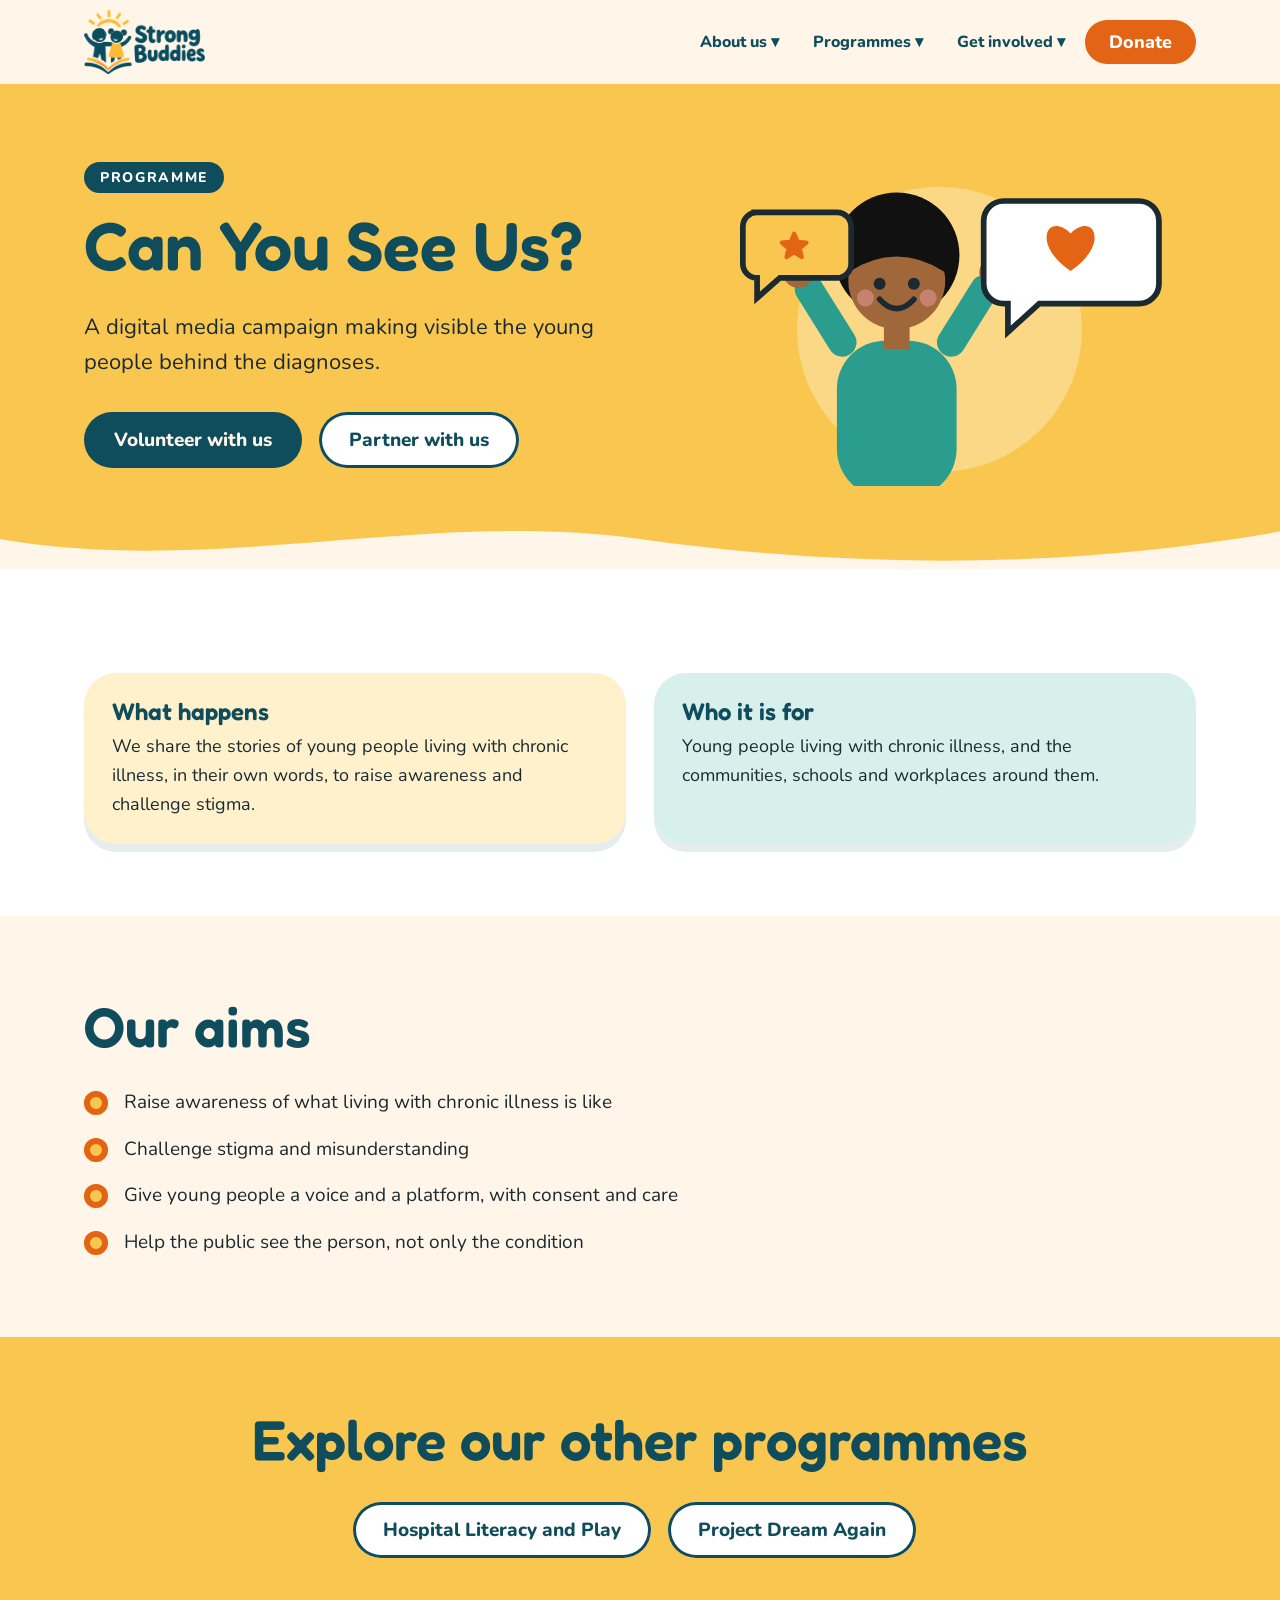
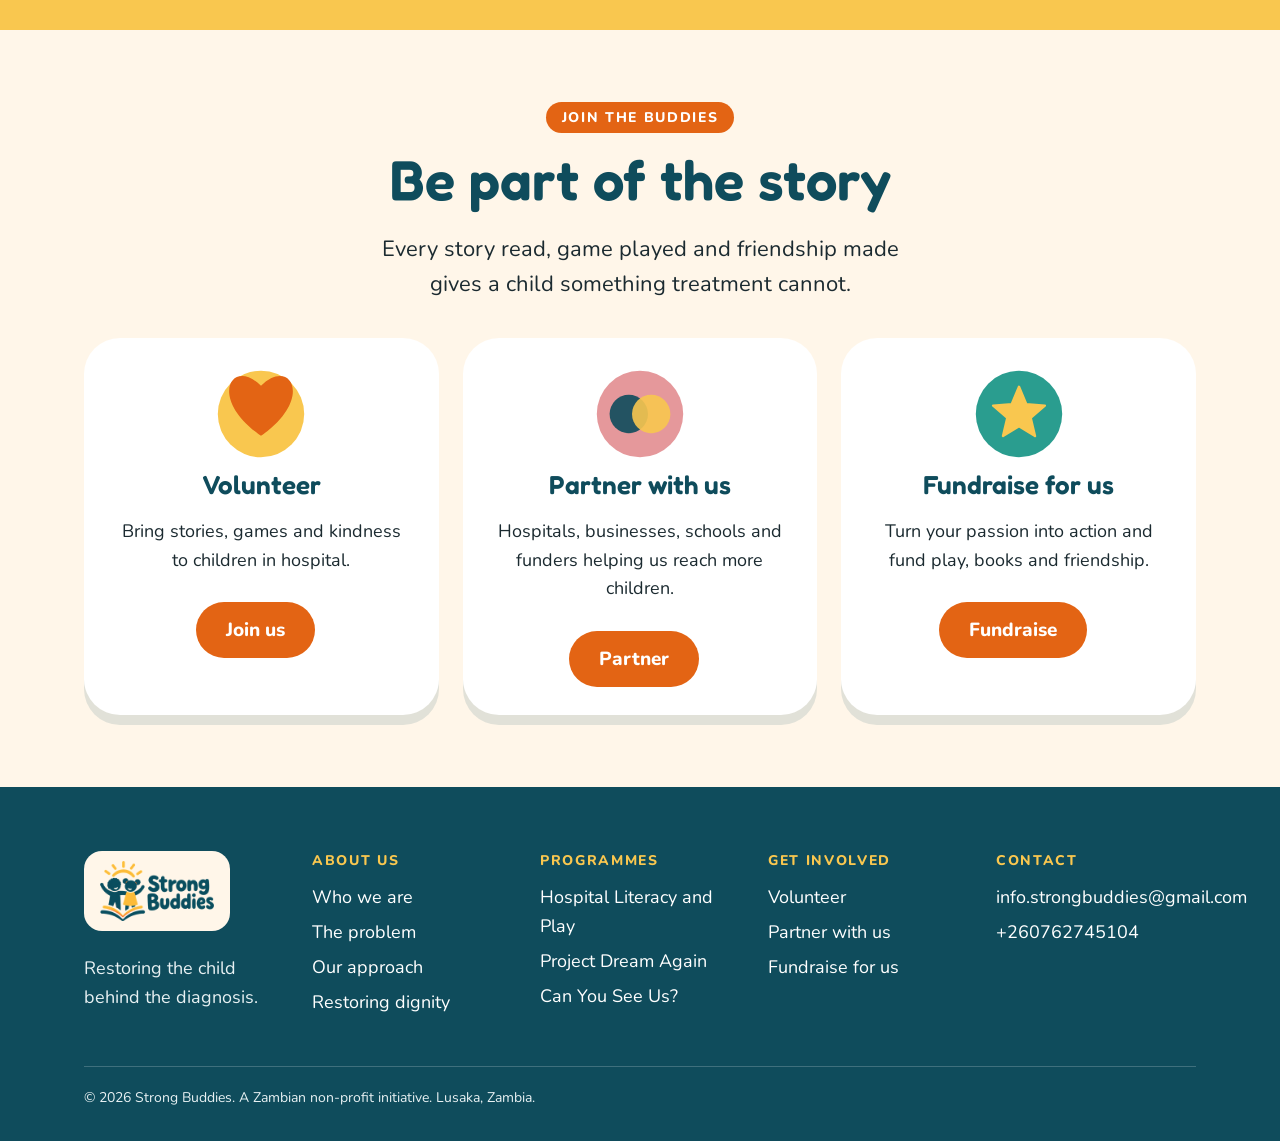
<file: programmes/can-you-see-us.html>
<!doctype html><html lang="en">
<head>
  <meta charset="utf-8">
  <meta name="viewport" content="width=device-width, initial-scale=1, viewport-fit=cover">
  <title>Can You See Us? | Strong Buddies</title>
  <link rel="preconnect" href="https://fonts.googleapis.com">
  <link href="https://fonts.googleapis.com/css2?family=Fredoka:wght@500;600;700&family=Nunito:wght@400;700;800&display=swap" rel="stylesheet">
  <link rel="stylesheet" href="../css/style.css">
</head>
<body>
  <!-- HEADER (same on every page) -->
  <header>
    <div class="w hb">
      <a class="logo" href="../index.html">
      <img src="../assets/logo.png" alt="Strong Buddies"></a>
      <button class="burger" aria-label="Menu">Menu</button>
      <nav class="nav">
        <div class="grp">
          <button aria-haspopup="true">About us &#9662;</button>
          <div class="drop">
            <a href="../about/who-we-are.html">Who we are</a>
            <a href="../about/the-problem.html">The problem</a>
            <a href="../about/our-approach.html">Our approach</a>
            <a href="../about/restoring-dignity.html">Restoring dignity</a>
          </div>
        </div>
        <div class="grp">
          <button aria-haspopup="true">Programmes &#9662;</button>
          <div class="drop">
            <a href="../programmes/hospital-literacy-and-play.html">Hospital Literacy and Play</a>
            <a href="../programmes/project-dream-again.html">Project Dream Again</a>
            <a href="../programmes/can-you-see-us.html">Can You See Us?</a>
          </div>
        </div>
        <div class="grp">
          <button aria-haspopup="true">Get involved &#9662;</button>
          <div class="drop">
            <a href="../get-involved.html">Ways to get involved</a>
            <a href="../get-involved/volunteer.html">Volunteer</a>
            <a href="../get-involved/partner.html">Partner with us</a>
            <a href="../get-involved/fundraise.html">Fundraise for us</a>
          </div>
        </div>
        <a class="don" href="#replace-with-donation-link" target="_blank" rel="noopener">Donate</a>
      </nav>
    </div>
  </header>
  <!-- MAIN CONTENT -->
  <main>
    <!-- Section: Can You See Us? -->
    <section class="s y hero">
      <div class="w hrow">
        <div><span class="eb" style="">Programme</span>
          <h1 style="font-size:clamp(38px,6vw,68px)">Can You See Us?</h1>
          <p class="lead">A digital media campaign making visible the young people behind the diagnoses.</p>
          <a class="btn" href="../get-involved/volunteer.html">Volunteer with us</a>
          <a class="btn o" href="../get-involved/partner.html">Partner with us</a>
        </div>
        <div class="float">
          <img src="../assets/illustrations/programme-can-you-see-us.svg" alt="Young person sharing their story in speech bubbles">
        </div>
      </div>
    </section>
    <svg class="wave" viewBox="0 0 1440 80" preserveAspectRatio="none" aria-hidden="true" style="background:#F9C74F"><path d="M0 40 C240 90 480 0 720 40 S1200 80 1440 30 L1440 80 L0 80Z" fill="#FFF6E9"/></svg>
    <!-- Section: Section -->
    <section class="s ">
      <div class="w">
        <div class="apr">
          <div class="icard" style="background:#FFF1CC">
            <h3>What happens</h3>
            <p>We share the stories of young people living with chronic illness, in their own words, to raise awareness and challenge stigma.</p>
          </div>
          <div class="icard" style="background:#D8F0EC">
            <h3>Who it is for</h3>
            <p>Young people living with chronic illness, and the communities, schools and workplaces around them.</p>
          </div>
        </div>
      </div>
    </section>
    <!-- Section: Our aims -->
    <section class="s cr">
      <div class="w">
        <h2 style="margin-top:8px">Our aims</h2>
        <ul class="ck">
          <li>Raise awareness of what living with chronic illness is like</li>
          <li>Challenge stigma and misunderstanding</li>
          <li>Give young people a voice and a platform, with consent and care</li>
          <li>Help the public see the person, not only the condition</li>
        </ul>
      </div>
    </section>
    <!-- Section: Explore our other programmes -->
    <section class="s y">
      <div class="w" style="text-align:center">
        <h2>Explore our other programmes</h2>
        <a class="btn o" href="../programmes/hospital-literacy-and-play.html">Hospital Literacy and Play</a>
        <a class="btn o" href="../programmes/project-dream-again.html">Project Dream Again</a>
      </div>
    </section>
    <!-- Section: Be part of the story -->
    <section class="s cr">
      <div class="w" style="text-align:center"><span class="eb" style="">Join the Buddies</span>
        <h2>Be part of the story</h2>
        <p class="lead" style="margin:0 auto">Every story read, game played and friendship made gives a child something treatment cannot.</p>
        <div class="ways">
          <div class="way">
            <img src="../assets/illustrations/icon-volunteer.svg" alt="Heart">
            <h3>Volunteer</h3>
            <p>Bring stories, games and kindness to children in hospital.</p>
            <a class="btn c" href="../get-involved/volunteer.html">Join us</a>
          </div>
          <div class="way">
            <img src="../assets/illustrations/icon-partner.svg" alt="Partnership">
            <h3>Partner with us</h3>
            <p>Hospitals, businesses, schools and funders helping us reach more children.</p>
            <a class="btn c" href="../get-involved/partner.html">Partner</a>
          </div>
          <div class="way">
            <img src="../assets/illustrations/icon-fundraise.svg" alt="Star">
            <h3>Fundraise for us</h3>
            <p>Turn your passion into action and fund play, books and friendship.</p>
            <a class="btn c" href="../get-involved/fundraise.html">Fundraise</a>
          </div>
        </div>
      </div>
    </section>
  </main>
  <!-- FOOTER (same on every page) -->
  <footer>
    <div class="w">
      <div class="fcols">
        <div><span class="fl">
          <img src="../assets/logo.png" alt="Strong Buddies"></span>
          <p style="margin-top:14px">Restoring the child behind the diagnosis.</p>
        </div>
        <div>
          <h4>About us</h4>
          <a href="../about/who-we-are.html">Who we are</a>
          <a href="../about/the-problem.html">The problem</a>
          <a href="../about/our-approach.html">Our approach</a>
          <a href="../about/restoring-dignity.html">Restoring dignity</a>
        </div>
        <div>
          <h4>Programmes</h4>
          <a href="../programmes/hospital-literacy-and-play.html">Hospital Literacy and Play</a>
          <a href="../programmes/project-dream-again.html">Project Dream Again</a>
          <a href="../programmes/can-you-see-us.html">Can You See Us?</a>
        </div>
        <div>
          <h4>Get involved</h4>
          <a href="../get-involved/volunteer.html">Volunteer</a>
          <a href="../get-involved/partner.html">Partner with us</a>
          <a href="../get-involved/fundraise.html">Fundraise for us</a>
        </div>
        <div>
          <h4>Contact</h4>
          <a href="mailto:info.strongbuddies@gmail.com">info.strongbuddies@gmail.com</a>
          <a href="tel:+260762745104">+260762745104</a>
        </div>
      </div>
      <div class="copy">&copy; 2026 Strong Buddies. A Zambian non-profit initiative. Lusaka, Zambia.
      </div>
    </div>
  </footer>
  <script src="../js/nav.js"></script></body></html>
</body>
</html>
</file>
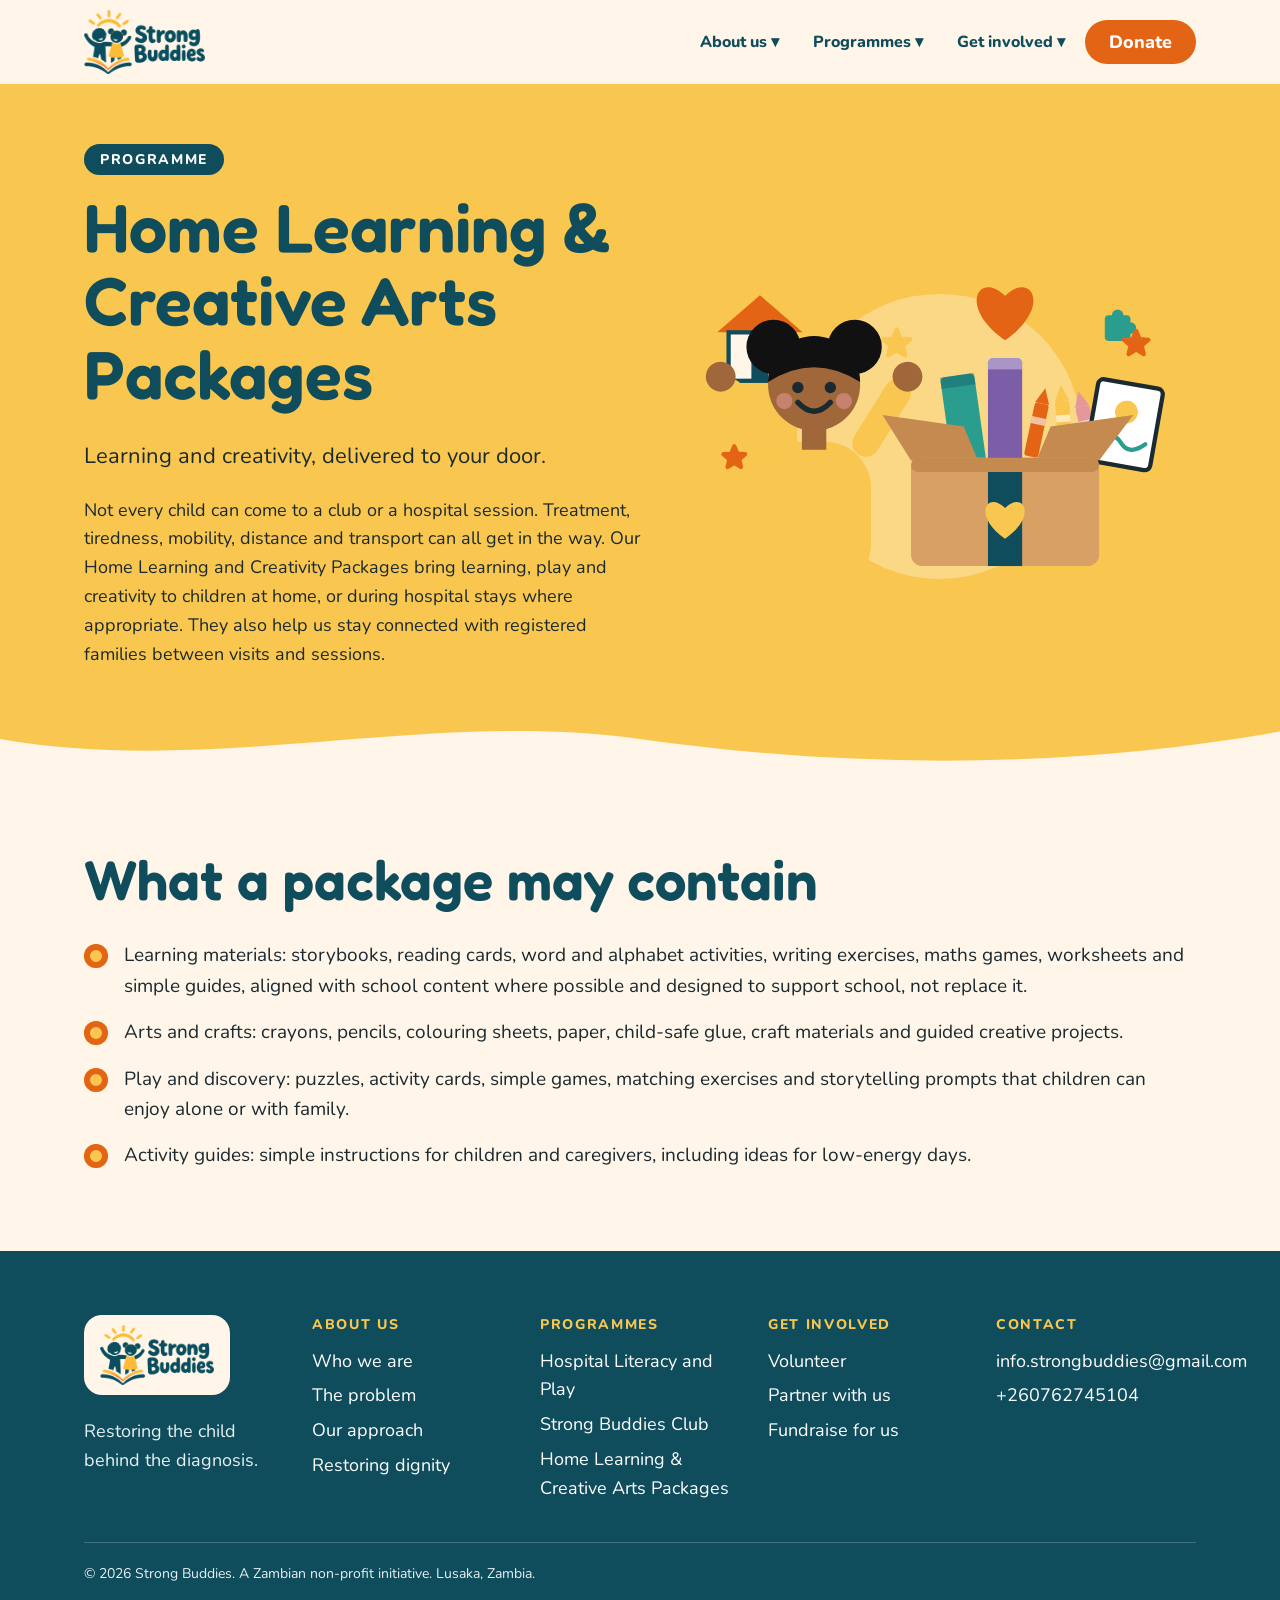
<file: programmes/Home-Learning-Creativity-Packages.html>
<!doctype html><html lang="en">
<head>
  <meta charset="utf-8">
  <meta name="viewport" content="width=device-width, initial-scale=1, viewport-fit=cover">
  <title>Home Learning & Creative Arts Packages | Strong Buddies</title>
  <link rel="preconnect" href="https://fonts.googleapis.com">
  <link href="https://fonts.googleapis.com/css2?family=Fredoka:wght@500;600;700&family=Nunito:wght@400;700;800&display=swap" rel="stylesheet">
  <link rel="stylesheet" href="../css/style.css">
</head>
<body>
  <!-- HEADER (same on every page) -->
  <header>
    <div class="w hb">
      <a class="logo" href="../index.html">
      <img src="../assets/logo.png" alt="Strong Buddies"></a>
      <button class="burger" aria-label="Menu">Menu</button>
      <nav class="nav">
        <div class="grp">
          <button aria-haspopup="true">About us &#9662;</button>
          <div class="drop">
            <a href="../about/who-we-are.html">Who we are</a>
            <a href="../about/the-problem.html">The problem</a>
            <a href="../about/our-approach.html">Our approach</a>
            <a href="../about/restoring-dignity.html">Restoring dignity</a>
          </div>
        </div>
        <div class="grp">
          <button aria-haspopup="true">Programmes &#9662;</button>
          <div class="drop">
            <a href="../programmes/hospital-literacy-and-play.html">Hospital Literacy and Play</a>
            <a href="../programmes/Strong-Buddies-Club.html">Strong Buddies Club</a>
            <a href="../programmes/Home-Learning-Creativity-Packages.html">Home Learning & Creative Arts Packages</a>
          </div>
        </div>
        <div class="grp">
          <button aria-haspopup="true">Get involved &#9662;</button>
          <div class="drop">
            <a href="../get-involved.html">Ways to get involved</a>
            <a href="../get-involved/volunteer.html">Volunteer</a>
            <a href="../get-involved/partner.html">Partner with us</a>
            <a href="../get-involved/fundraise.html">Fundraise for us</a>
          </div>
        </div>
        <a class="don" href="#replace-with-donation-link" target="_blank" rel="noopener">Donate</a>
      </nav>
    </div>
  </header>
  <!-- MAIN CONTENT -->
  <main>
    <!-- Section: Home Learning & Creative Arts Packages -->
    <section class="s y hero">
      <div class="w hrow">
        <div><span class="eb" style="">Programme</span>
          <h1 style="font-size:clamp(38px,6vw,68px)">Home Learning & Creative Arts Packages</h1>
          <p class="lead">Learning and creativity, delivered to your door.</p>
          <p>Not every child can come to a club or a hospital session. Treatment, tiredness, mobility, distance and transport can all get in the way. Our Home Learning and Creativity Packages bring learning, play and creativity to children at home, or during hospital stays where appropriate.
They also help us stay connected with registered families between visits and sessions.</p>
   
        </div>
        <div class="float">
          <img src="../assets/illustrations/programme-home-learning.svg" alt="Three teenage girls smiling together">
        </div>
      </div>
    </section>
    <svg class="wave" viewBox="0 0 1440 80" preserveAspectRatio="none" aria-hidden="true" style="background:#F9C74F"><path d="M0 40 C240 90 480 0 720 40 S1200 80 1440 30 L1440 80 L0 80Z" fill="#FFF6E9"/></svg>
    <!-- Section: Section -->
 
    <!-- Section: Our aims -->
    <section class="s cr">
      <div class="w">
        <h2 style="margin-top:8px">What a package may contain</h2>
        <ul class="ck">
          <li>Learning materials: storybooks, reading cards, word and alphabet activities, writing exercises, maths games, worksheets and simple guides, aligned with school content where possible and designed to support school, not replace it.</li>
          <li>Arts and crafts: crayons, pencils, colouring sheets, paper, child-safe glue, craft materials and guided creative projects.</li>
          <li>Play and discovery: puzzles, activity cards, simple games, matching exercises and storytelling prompts that children can enjoy alone or with family.</li>
          <li>Activity guides: simple instructions for children and caregivers, including ideas for low-energy days.</li>
        </ul>
      </div>
    </section>
    <!-- Section: Explore our other programmes -->
   
  </main>
  <!-- FOOTER (same on every page) -->
  <footer>
    <div class="w">
      <div class="fcols">
        <div><span class="fl">
          <img src="../assets/logo.png" alt="Strong Buddies"></span>
          <p style="margin-top:14px">Restoring the child behind the diagnosis.</p>
        </div>
        <div>
          <h4>About us</h4>
          <a href="../about/who-we-are.html">Who we are</a>
          <a href="../about/the-problem.html">The problem</a>
          <a href="../about/our-approach.html">Our approach</a>
          <a href="../about/restoring-dignity.html">Restoring dignity</a>
        </div>
        <div>
          <h4>Programmes</h4>
          <a href="../programmes/hospital-literacy-and-play.html">Hospital Literacy and Play</a>
          <a href="../programmes/Strong-Buddies-Club.html">Strong Buddies Club</a>
          <a href="../programmes/Home-Learning-Creativity-Packages.html">Home Learning & Creative Arts Packages</a>
        </div>
        <div>
          <h4>Get involved</h4>
          <a href="../get-involved/volunteer.html">Volunteer</a>
          <a href="../get-involved/partner.html">Partner with us</a>
          <a href="../get-involved/fundraise.html">Fundraise for us</a>
        </div>
        <div>
          <h4>Contact</h4>
          <a href="mailto:info.strongbuddies@gmail.com">info.strongbuddies@gmail.com</a>
          <a href="tel:+260762745104">+260762745104</a>
        </div>
      </div>
      <div class="copy">&copy; 2026 Strong Buddies. A Zambian non-profit initiative. Lusaka, Zambia.
      </div>
    </div>
  </footer>
  <script src="../js/nav.js"></script></body></html>
</body>
</html>
</file>
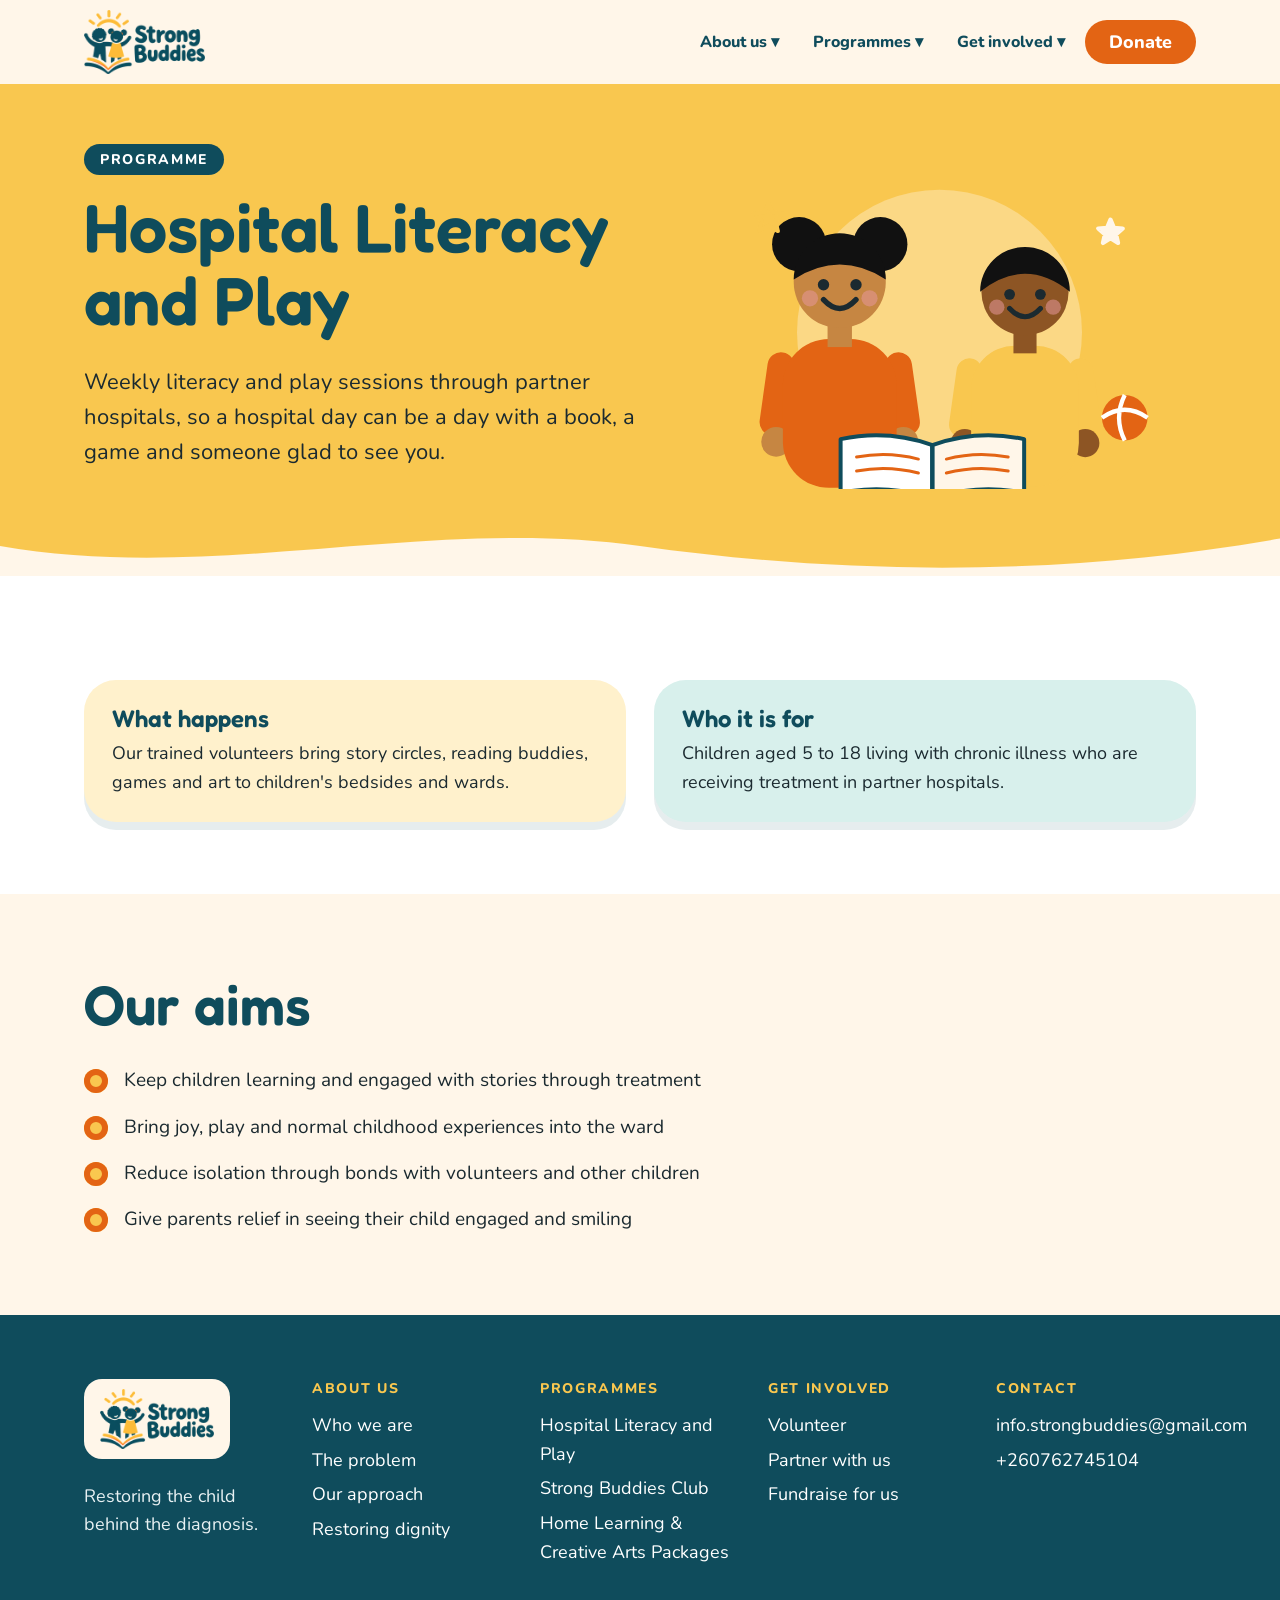
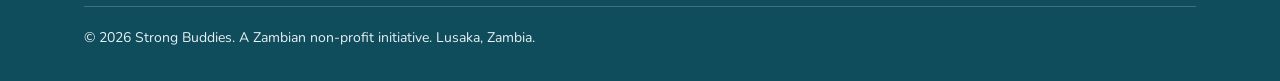
<file: programmes/hospital-literacy-and-play.html>
<!doctype html><html lang="en">
<head>
  <meta charset="utf-8">
  <meta name="viewport" content="width=device-width, initial-scale=1, viewport-fit=cover">
  <title>Hospital Literacy and Play | Strong Buddies</title>
  <link rel="preconnect" href="https://fonts.googleapis.com">
  <link href="https://fonts.googleapis.com/css2?family=Fredoka:wght@500;600;700&family=Nunito:wght@400;700;800&display=swap" rel="stylesheet">
  <link rel="stylesheet" href="../css/style.css">
</head>
<body>
  <!-- HEADER (same on every page) -->
  <header>
    <div class="w hb">
      <a class="logo" href="../index.html">
      <img src="../assets/logo.png" alt="Strong Buddies"></a>
      <button class="burger" aria-label="Menu">Menu</button>
      <nav class="nav">
        <div class="grp">
          <button aria-haspopup="true">About us &#9662;</button>
          <div class="drop">
            <a href="../about/who-we-are.html">Who we are</a>
            <a href="../about/the-problem.html">The problem</a>
            <a href="../about/our-approach.html">Our approach</a>
            <a href="../about/restoring-dignity.html">Restoring dignity</a>
          </div>
        </div>
        <div class="grp">
          <button aria-haspopup="true">Programmes &#9662;</button>
          <div class="drop">
            <a href="../programmes/hospital-literacy-and-play.html">Hospital Literacy and Play</a>
            <a href="../programmes/Strong-Buddies-Club.html">Strong Buddies Club</a>
            <a href="../programmes/Home-Learning-Creativity-Packages.html">Home Learning & Creative Arts Packages</a>
          </div>
        </div>
        <div class="grp">
          <button aria-haspopup="true">Get involved &#9662;</button>
          <div class="drop">
            <a href="../get-involved.html">Ways to get involved</a>
            <a href="../get-involved/volunteer.html">Volunteer</a>
            <a href="../get-involved/partner.html">Partner with us</a>
            <a href="../get-involved/fundraise.html">Fundraise for us</a>
          </div>
        </div>
        <a class="don" href="#replace-with-donation-link" target="_blank" rel="noopener">Donate</a>
      </nav>
    </div>
  </header>
  <!-- MAIN CONTENT -->
  <main>
    <!-- Section: Hospital Literacy and Play -->
    <section class="s y hero">
      <div class="w hrow">
        <div><span class="eb" style="">Programme</span>
          <h1 style="font-size:clamp(38px,6vw,68px)">Hospital Literacy and Play</h1>
          <p class="lead">Weekly literacy and play sessions through partner hospitals, so a hospital day can be a day with a book, a game and someone glad to see you.</p>
         
        </div>
        <div class="float">
          <img src="../assets/illustrations/programme-literacy-play.svg" alt="Children reading and playing">
        </div>
      </div>
    </section>
    <svg class="wave" viewBox="0 0 1440 80" preserveAspectRatio="none" aria-hidden="true" style="background:#F9C74F"><path d="M0 40 C240 90 480 0 720 40 S1200 80 1440 30 L1440 80 L0 80Z" fill="#FFF6E9"/></svg>
    <!-- Section: Section -->
    <section class="s ">
      <div class="w">
        <div class="apr">
          <div class="icard" style="background:#FFF1CC">
            <h3>What happens</h3>
            <p>Our trained volunteers bring story circles, reading buddies, games and art to children's bedsides and wards.</p>
          </div>
          <div class="icard" style="background:#D8F0EC">
            <h3>Who it is for</h3>
            <p>Children aged 5 to 18 living with chronic illness who are receiving treatment in partner hospitals.</p>
          </div>
        </div>
      </div>
    </section>
    <!-- Section: Our aims -->
    <section class="s cr">
      <div class="w">
        <h2 style="margin-top:8px">Our aims</h2>
        <ul class="ck">
          <li>Keep children learning and engaged with stories through treatment</li>
          <li>Bring joy, play and normal childhood experiences into the ward</li>
          <li>Reduce isolation through bonds with volunteers and other children</li>
          <li>Give parents relief in seeing their child engaged and smiling</li>
        </ul>
      </div>
    </section>
    <!-- Section: Explore our other programmes -->
   
  </main>
  <!-- FOOTER (same on every page) -->
  <footer>
    <div class="w">
      <div class="fcols">
        <div><span class="fl">
          <img src="../assets/logo.png" alt="Strong Buddies"></span>
          <p style="margin-top:14px">Restoring the child behind the diagnosis.</p>
        </div>
        <div>
          <h4>About us</h4>
          <a href="../about/who-we-are.html">Who we are</a>
          <a href="../about/the-problem.html">The problem</a>
          <a href="../about/our-approach.html">Our approach</a>
          <a href="../about/restoring-dignity.html">Restoring dignity</a>
        </div>
        <div>
          <h4>Programmes</h4>
          <a href="../programmes/hospital-literacy-and-play.html">Hospital Literacy and Play</a>
          <a href="../programmes/Strong-Buddies-Club.html">Strong Buddies Club</a>
          <a href="../programmes/Home-Learning-Creativity-Packages.html">Home Learning & Creative Arts Packages</a>
        
        </div>
        <div>
          <h4>Get involved</h4>
          <a href="../get-involved/volunteer.html">Volunteer</a>
          <a href="../get-involved/partner.html">Partner with us</a>
          <a href="../get-involved/fundraise.html">Fundraise for us</a>
        </div>
        <div>
          <h4>Contact</h4>
          <a href="mailto:info.strongbuddies@gmail.com">info.strongbuddies@gmail.com</a>
          <a href="tel:+260762745104">+260762745104</a>
        </div>
      </div>
      <div class="copy">&copy; 2026 Strong Buddies. A Zambian non-profit initiative. Lusaka, Zambia.
      </div>
    </div>
  </footer>
  <script src="../js/nav.js"></script></body></html>
</body>
</html>
</file>
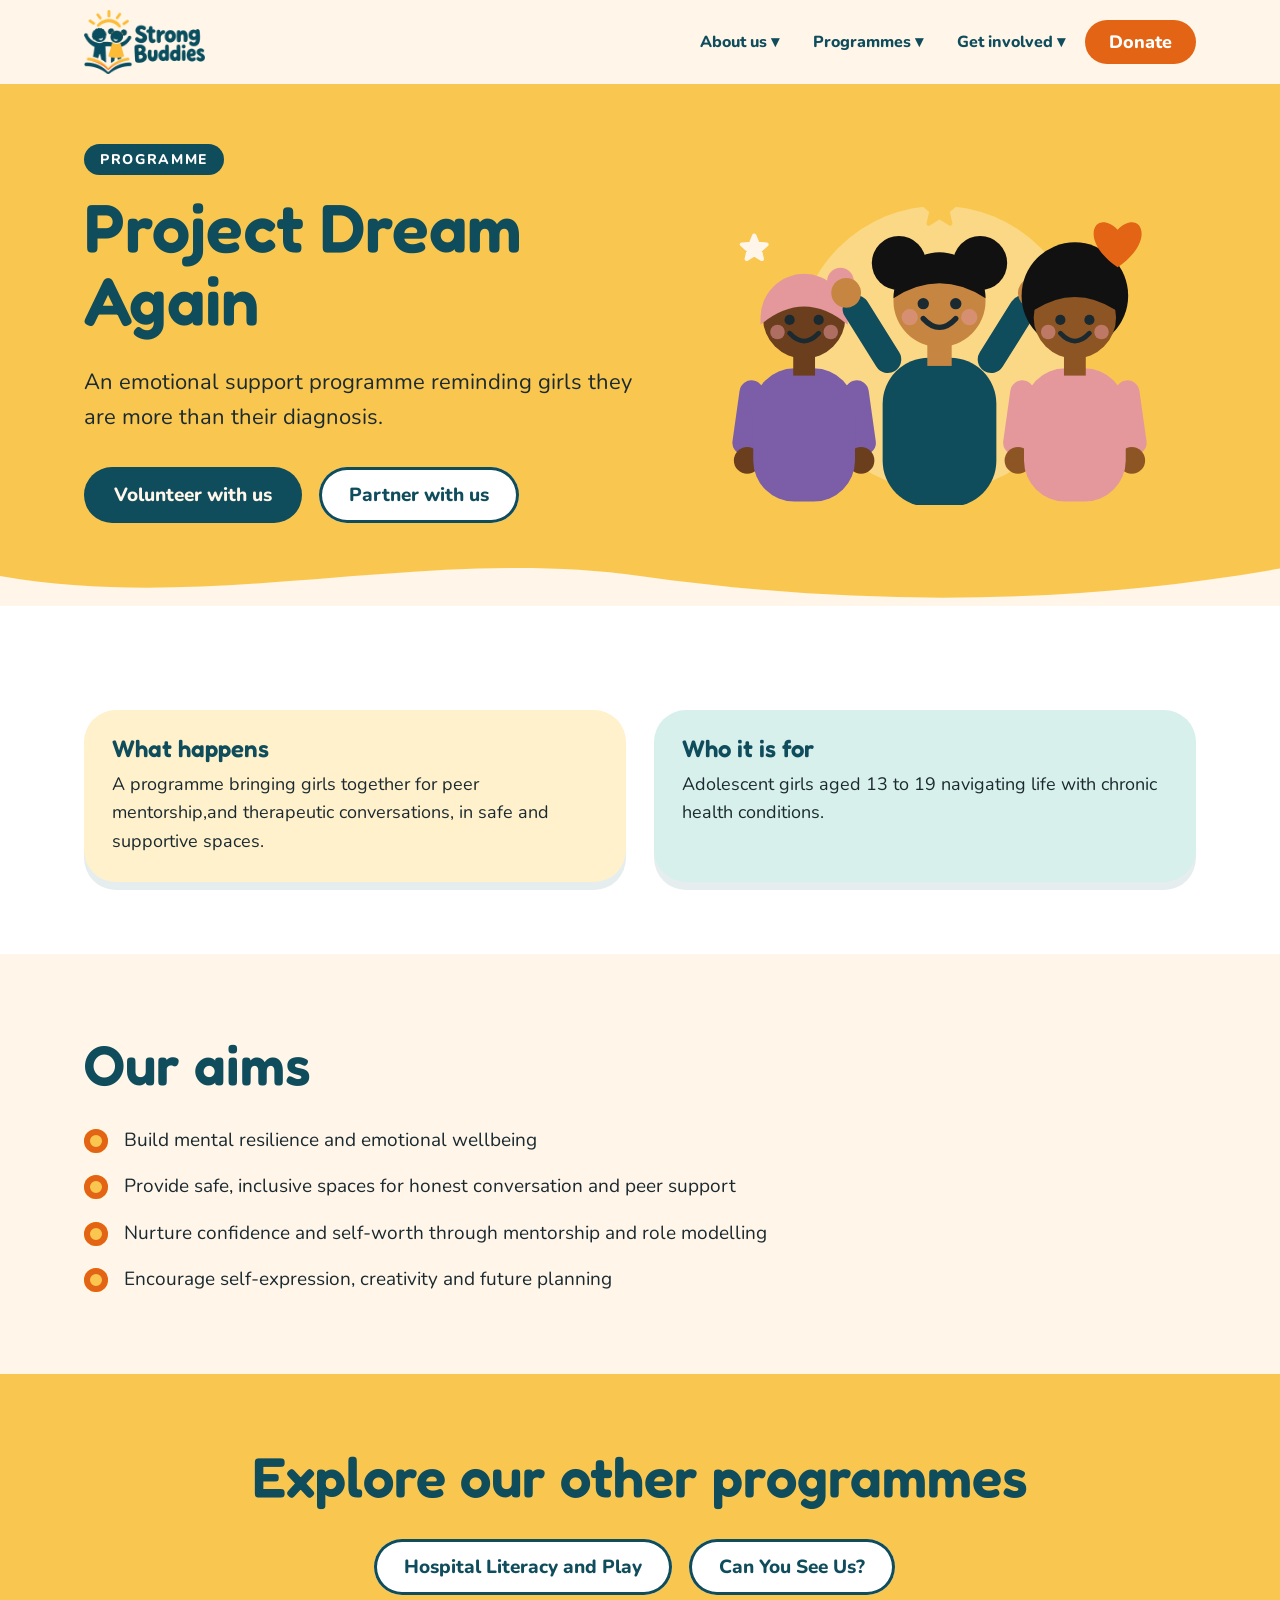
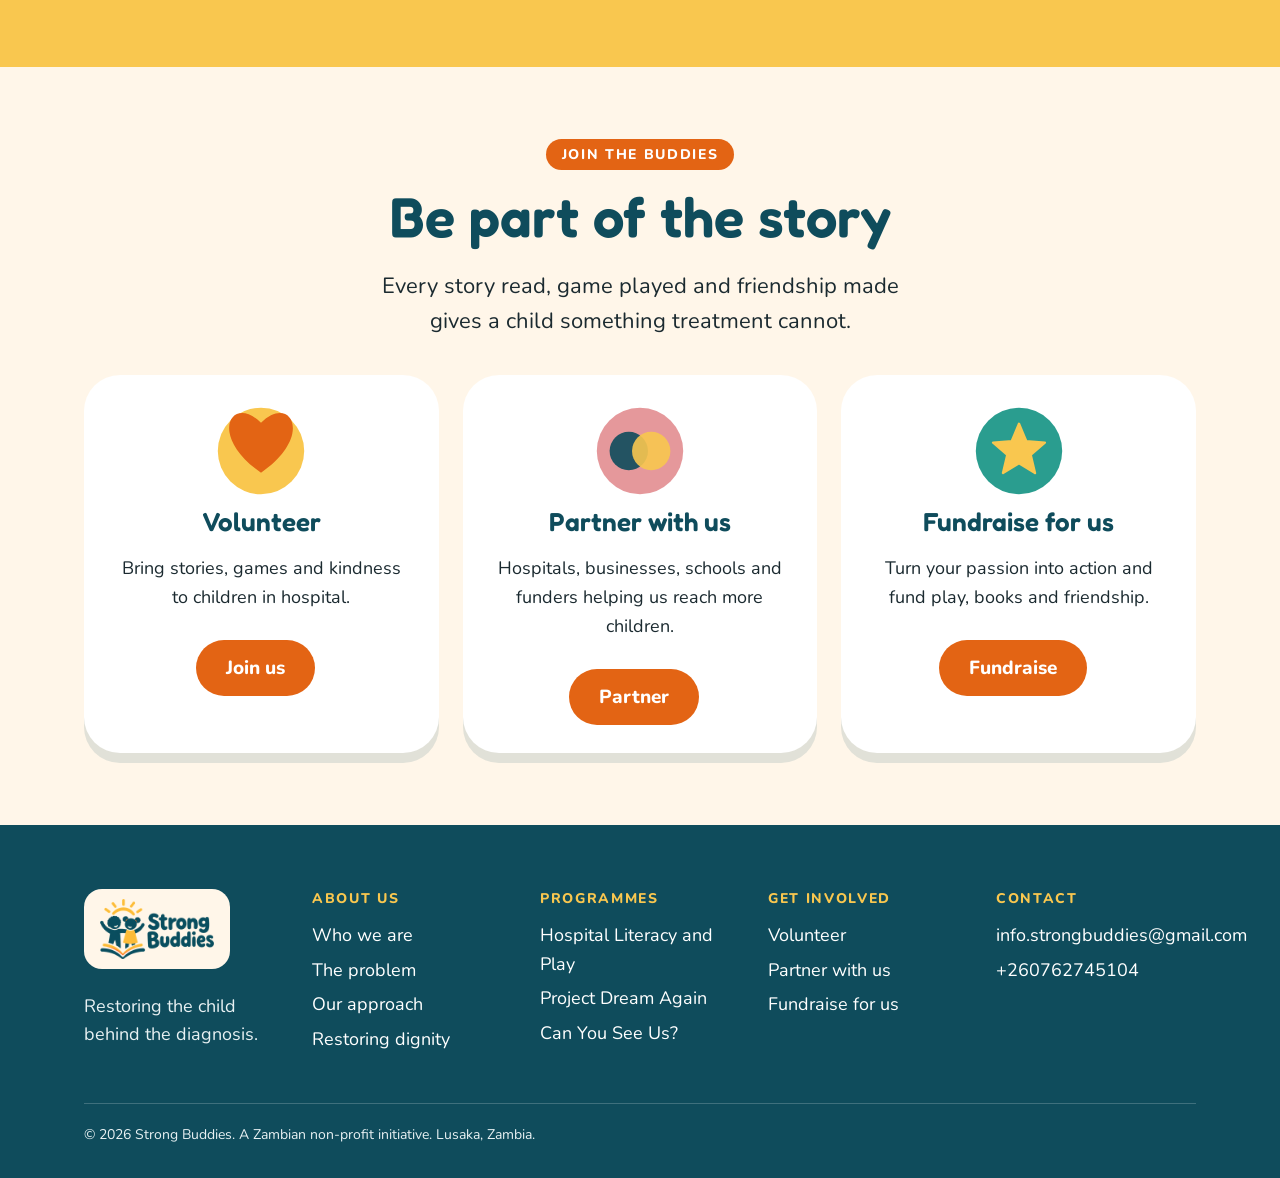
<file: programmes/project-dream-again.html>
<!doctype html><html lang="en">
<head>
  <meta charset="utf-8">
  <meta name="viewport" content="width=device-width, initial-scale=1, viewport-fit=cover">
  <title>Project Dream Again | Strong Buddies</title>
  <link rel="preconnect" href="https://fonts.googleapis.com">
  <link href="https://fonts.googleapis.com/css2?family=Fredoka:wght@500;600;700&family=Nunito:wght@400;700;800&display=swap" rel="stylesheet">
  <link rel="stylesheet" href="../css/style.css">
</head>
<body>
  <!-- HEADER (same on every page) -->
  <header>
    <div class="w hb">
      <a class="logo" href="../index.html">
      <img src="../assets/logo.png" alt="Strong Buddies"></a>
      <button class="burger" aria-label="Menu">Menu</button>
      <nav class="nav">
        <div class="grp">
          <button aria-haspopup="true">About us &#9662;</button>
          <div class="drop">
            <a href="../about/who-we-are.html">Who we are</a>
            <a href="../about/the-problem.html">The problem</a>
            <a href="../about/our-approach.html">Our approach</a>
            <a href="../about/restoring-dignity.html">Restoring dignity</a>
          </div>
        </div>
        <div class="grp">
          <button aria-haspopup="true">Programmes &#9662;</button>
          <div class="drop">
            <a href="../programmes/hospital-literacy-and-play.html">Hospital Literacy and Play</a>
            <a href="../programmes/project-dream-again.html">Project Dream Again</a>
          </div>
        </div>
        <div class="grp">
          <button aria-haspopup="true">Get involved &#9662;</button>
          <div class="drop">
            <a href="../get-involved.html">Ways to get involved</a>
            <a href="../get-involved/volunteer.html">Volunteer</a>
            <a href="../get-involved/partner.html">Partner with us</a>
            <a href="../get-involved/fundraise.html">Fundraise for us</a>
          </div>
        </div>
        <a class="don" href="#replace-with-donation-link" target="_blank" rel="noopener">Donate</a>
      </nav>
    </div>
  </header>
  <!-- MAIN CONTENT -->
  <main>
    <!-- Section: Project Dream Again -->
    <section class="s y hero">
      <div class="w hrow">
        <div><span class="eb" style="">Programme</span>
          <h1 style="font-size:clamp(38px,6vw,68px)">Project Dream Again</h1>
          <p class="lead">An emotional support programme reminding girls they are more than their diagnosis.</p>
          <a class="btn" href="../get-involved/volunteer.html">Volunteer with us</a>
          <a class="btn o" href="../get-involved/partner.html">Partner with us</a>
        </div>
        <div class="float">
          <img src="../assets/illustrations/programme-dream-again.svg" alt="Three teenage girls smiling together">
        </div>
      </div>
    </section>
    <svg class="wave" viewBox="0 0 1440 80" preserveAspectRatio="none" aria-hidden="true" style="background:#F9C74F"><path d="M0 40 C240 90 480 0 720 40 S1200 80 1440 30 L1440 80 L0 80Z" fill="#FFF6E9"/></svg>
    <!-- Section: Section -->
    <section class="s ">
      <div class="w">
        <div class="apr">
          <div class="icard" style="background:#FFF1CC">
            <h3>What happens</h3>
            <p>A programme bringing girls together for peer mentorship,and therapeutic conversations, in safe and supportive spaces.</p>
          </div>
          <div class="icard" style="background:#D8F0EC">
            <h3>Who it is for</h3>
            <p>Adolescent girls aged 13 to 19 navigating life with chronic health conditions.</p>
          </div>
        </div>
      </div>
    </section>
    <!-- Section: Our aims -->
    <section class="s cr">
      <div class="w">
        <h2 style="margin-top:8px">Our aims</h2>
        <ul class="ck">
          <li>Build mental resilience and emotional wellbeing</li>
          <li>Provide safe, inclusive spaces for honest conversation and peer support</li>
          <li>Nurture confidence and self-worth through mentorship and role modelling</li>
          <li>Encourage self-expression, creativity and future planning</li>
        </ul>
      </div>
    </section>
    <!-- Section: Explore our other programmes -->
    <section class="s y">
      <div class="w" style="text-align:center">
        <h2>Explore our other programmes</h2>
        <a class="btn o" href="../programmes/hospital-literacy-and-play.html">Hospital Literacy and Play</a>
        <a class="btn o" href="../programmes/can-you-see-us.html">Can You See Us?</a>
      </div>
    </section>
    <!-- Section: Be part of the story -->
    <section class="s cr">
      <div class="w" style="text-align:center"><span class="eb" style="">Join the Buddies</span>
        <h2>Be part of the story</h2>
        <p class="lead" style="margin:0 auto">Every story read, game played and friendship made gives a child something treatment cannot.</p>
        <div class="ways">
          <div class="way">
            <img src="../assets/illustrations/icon-volunteer.svg" alt="Heart">
            <h3>Volunteer</h3>
            <p>Bring stories, games and kindness to children in hospital.</p>
            <a class="btn c" href="../get-involved/volunteer.html">Join us</a>
          </div>
          <div class="way">
            <img src="../assets/illustrations/icon-partner.svg" alt="Partnership">
            <h3>Partner with us</h3>
            <p>Hospitals, businesses, schools and funders helping us reach more children.</p>
            <a class="btn c" href="../get-involved/partner.html">Partner</a>
          </div>
          <div class="way">
            <img src="../assets/illustrations/icon-fundraise.svg" alt="Star">
            <h3>Fundraise for us</h3>
            <p>Turn your passion into action and fund play, books and friendship.</p>
            <a class="btn c" href="../get-involved/fundraise.html">Fundraise</a>
          </div>
        </div>
      </div>
    </section>
  </main>
  <!-- FOOTER (same on every page) -->
  <footer>
    <div class="w">
      <div class="fcols">
        <div><span class="fl">
          <img src="../assets/logo.png" alt="Strong Buddies"></span>
          <p style="margin-top:14px">Restoring the child behind the diagnosis.</p>
        </div>
        <div>
          <h4>About us</h4>
          <a href="../about/who-we-are.html">Who we are</a>
          <a href="../about/the-problem.html">The problem</a>
          <a href="../about/our-approach.html">Our approach</a>
          <a href="../about/restoring-dignity.html">Restoring dignity</a>
        </div>
        <div>
          <h4>Programmes</h4>
          <a href="../programmes/hospital-literacy-and-play.html">Hospital Literacy and Play</a>
          <a href="../programmes/project-dream-again.html">Project Dream Again</a>
          <a href="../programmes/can-you-see-us.html">Can You See Us?</a>
        </div>
        <div>
          <h4>Get involved</h4>
          <a href="../get-involved/volunteer.html">Volunteer</a>
          <a href="../get-involved/partner.html">Partner with us</a>
          <a href="../get-involved/fundraise.html">Fundraise for us</a>
        </div>
        <div>
          <h4>Contact</h4>
          <a href="mailto:info.strongbuddies@gmail.com">info.strongbuddies@gmail.com</a>
          <a href="tel:+260762745104">+260762745104</a>
        </div>
      </div>
      <div class="copy">&copy; 2026 Strong Buddies. A Zambian non-profit initiative. Lusaka, Zambia.
      </div>
    </div>
  </footer>
  <script src="../js/nav.js"></script></body></html>
</body>
</html>
</file>
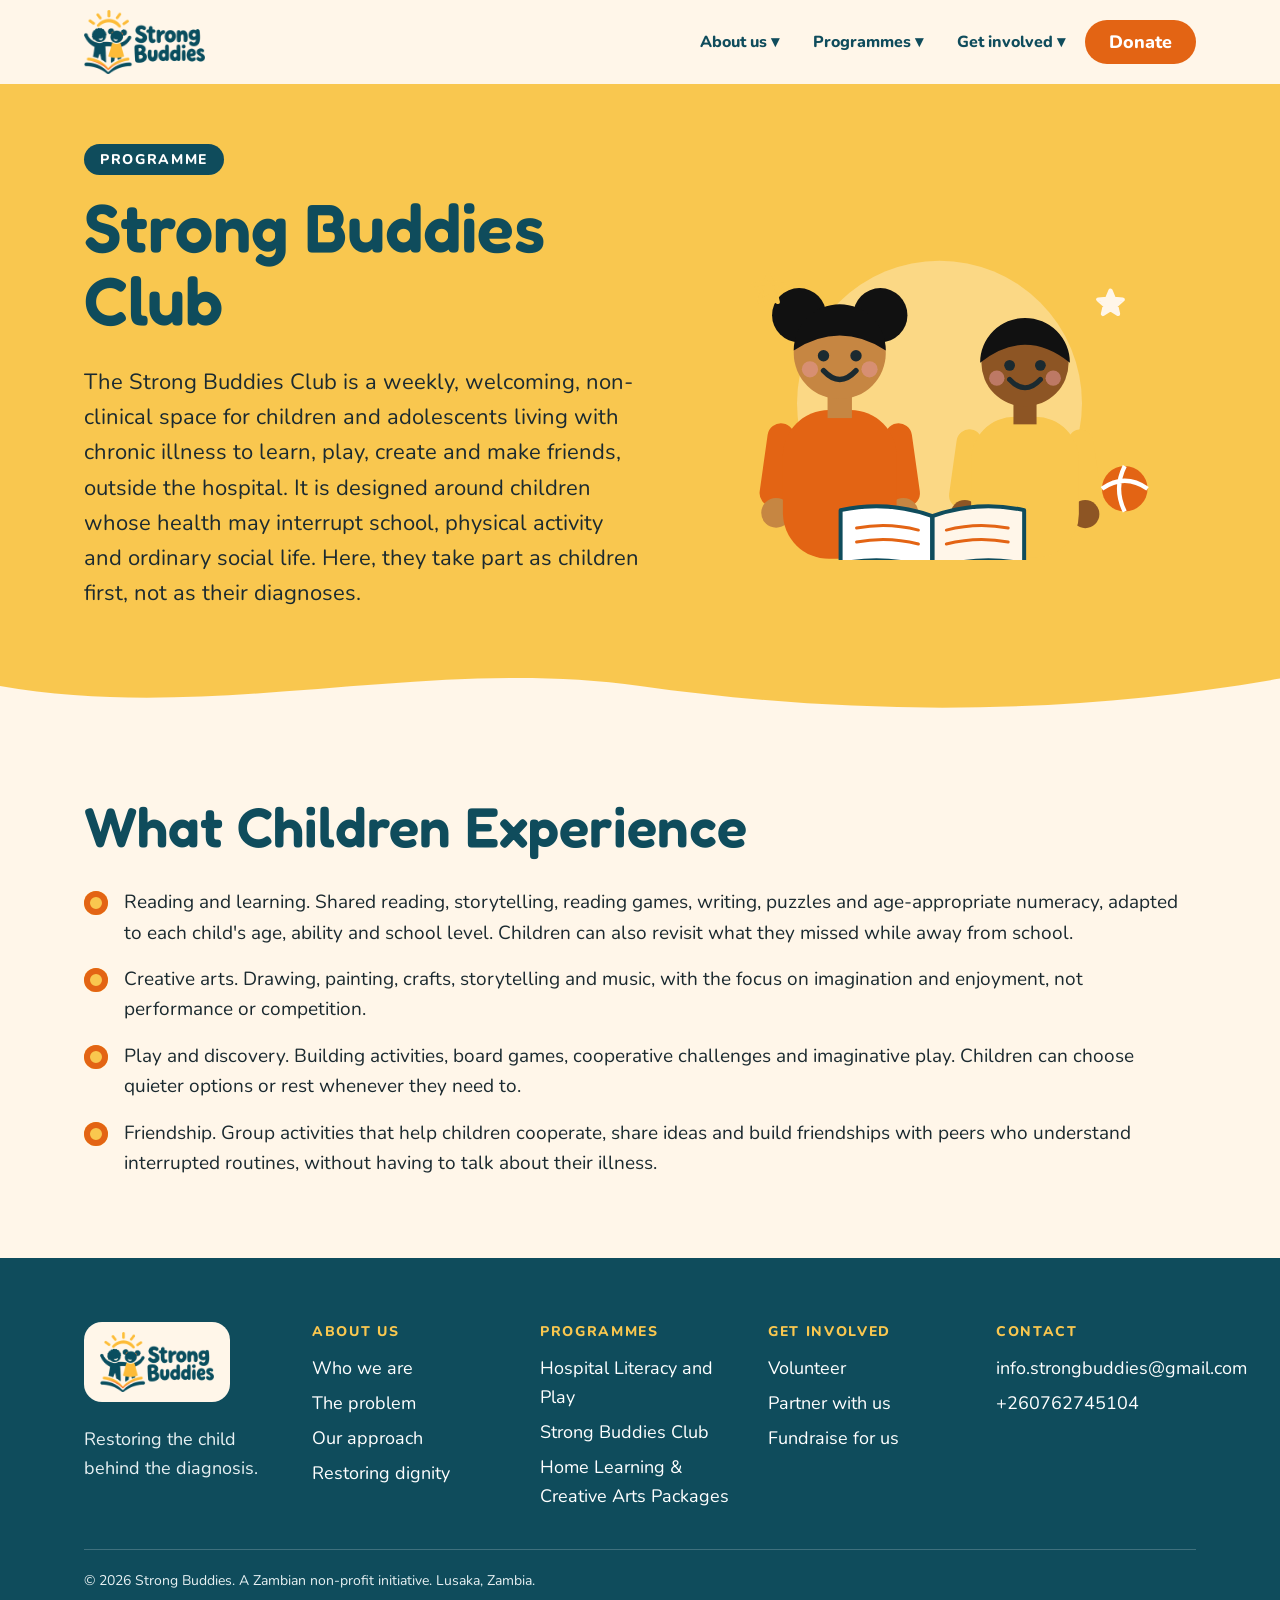
<file: programmes/Strong-Buddies-Club.html>
<!doctype html><html lang="en">
<head>
  <meta charset="utf-8">
  <meta name="viewport" content="width=device-width, initial-scale=1, viewport-fit=cover">
  <title>Strong Buddies Club | Strong Buddies</title>
  <link rel="preconnect" href="https://fonts.googleapis.com">
  <link href="https://fonts.googleapis.com/css2?family=Fredoka:wght@500;600;700&family=Nunito:wght@400;700;800&display=swap" rel="stylesheet">
  <link rel="stylesheet" href="../css/style.css">
</head>
<body>
  <!-- HEADER (same on every page) -->
  <header>
    <div class="w hb">
      <a class="logo" href="../index.html">
      <img src="../assets/logo.png" alt="Strong Buddies"></a>
      <button class="burger" aria-label="Menu">Menu</button>
      <nav class="nav">
        <div class="grp">
          <button aria-haspopup="true">About us &#9662;</button>
          <div class="drop">
            <a href="../about/who-we-are.html">Who we are</a>
            <a href="../about/the-problem.html">The problem</a>
            <a href="../about/our-approach.html">Our approach</a>
            <a href="../about/restoring-dignity.html">Restoring dignity</a>
          </div>
        </div>
        <div class="grp">
          <button aria-haspopup="true">Programmes &#9662;</button>
          <div class="drop">
            <a href="../programmes/hospital-literacy-and-play.html">Hospital Literacy and Play</a>
            <a href="../programmes/strong-buddies-club.html">Strong Buddies Club</a>
            <a href="../programmes/Home-Learning-Creativity-Packages.html">Home Learning & Creative Arts Packages</a>
          </div>
        </div>
        <div class="grp">
          <button aria-haspopup="true">Get involved &#9662;</button>
          <div class="drop">
            <a href="../get-involved.html">Ways to get involved</a>
            <a href="../get-involved/volunteer.html">Volunteer</a>
            <a href="../get-involved/partner.html">Partner with us</a>
            <a href="../get-involved/fundraise.html">Fundraise for us</a>
          </div>
        </div>
        <a class="don" href="#replace-with-donation-link" target="_blank" rel="noopener">Donate</a>
      </nav>
    </div>
  </header>
  <!-- MAIN CONTENT -->
  <main>
    <!-- Section: Strong Buddies Club -->
    <section class="s y hero">
      <div class="w hrow">
        <div><span class="eb">Programme</span>
          <h1 style="font-size:clamp(38px,6vw,68px)">Strong Buddies Club</h1>
          <p class="lead">The Strong Buddies Club is a weekly, welcoming, non-clinical space for children and adolescents living with chronic illness to learn, play, create and make friends, outside the hospital.
It is designed around children whose health may interrupt school, physical activity and ordinary social life. Here, they take part as children first, not as their diagnoses.</p>
          
        </div>
        <div class="float">
          <img src="../assets/illustrations/programme-literacy-play.svg" alt="Children reading and playing">
        </div>
      </div>
    </section>
    <svg class="wave" viewBox="0 0 1440 80" preserveAspectRatio="none" aria-hidden="true" style="background:#F9C74F"><path d="M0 40 C240 90 480 0 720 40 S1200 80 1440 30 L1440 80 L0 80Z" fill="#FFF6E9"/></svg>
    <!-- Section: Section -->
    
    <!-- Section: Our aims -->
    <section class="s cr">
      <div class="w">
        <h2 style="margin-top:8px">What Children Experience</h2>
        <ul class="ck">
          <li>Reading and learning. Shared reading, storytelling, reading games, writing, puzzles and age-appropriate numeracy, adapted to each child's age, ability and school level. Children can also revisit what they missed while away from school.</li>
          <li>Creative arts. Drawing, painting, crafts, storytelling and music, with the focus on imagination and enjoyment, not performance or competition.</li>
          <li>Play and discovery. Building activities, board games, cooperative challenges and imaginative play. Children can choose quieter options or rest whenever they need to.</li>
          <li>Friendship. Group activities that help children cooperate, share ideas and build friendships with peers who understand interrupted routines, without having to talk about their illness.</li>
        </ul>
      </div>
    </section>
    
  </main>
  <!-- FOOTER (same on every page) -->
  <footer>
    <div class="w">
      <div class="fcols">
        <div><span class="fl">
          <img src="../assets/logo.png" alt="Strong Buddies"></span>
          <p style="margin-top:14px">Restoring the child behind the diagnosis.</p>
        </div>
        <div>
          <h4>About us</h4>
          <a href="../about/who-we-are.html">Who we are</a>
          <a href="../about/the-problem.html">The problem</a>
          <a href="../about/our-approach.html">Our approach</a>
          <a href="../about/restoring-dignity.html">Restoring dignity</a>
        </div>
        <div>
          <h4>Programmes</h4>
          <a href="../programmes/hospital-literacy-and-play.html">Hospital Literacy and Play</a>
           <a href="../programmes/strong-buddies-club.html">Strong Buddies Club</a>
          <a href="../programmes/Home-Learning-Creativity-Packages.html">Home Learning & Creative Arts Packages</a>
         
        </div>
        <div>
          <h4>Get involved</h4>
          <a href="../get-involved/volunteer.html">Volunteer</a>
          <a href="../get-involved/partner.html">Partner with us</a>
          <a href="../get-involved/fundraise.html">Fundraise for us</a>
        </div>
        <div>
          <h4>Contact</h4>
          <a href="mailto:info.strongbuddies@gmail.com">info.strongbuddies@gmail.com</a>
          <a href="tel:+260762745104">+260762745104</a>
        </div>
      </div>
      <div class="copy">&copy; 2026 Strong Buddies. A Zambian non-profit initiative. Lusaka, Zambia.
      </div>
    </div>
  </footer>
  <script src="../js/nav.js"></script></body></html>
</body>
</html>
</file>
<file: css/style.css>
:root {
  --y:#F9C74F;
  --t:#0F4C5C;
  --c:#E36414;
  --cr:#FFF6E9;
  --g:#2A9D8F;
  --p:#7B5EA7;
  --pk:#E5989B;
  --ink:#1B2A30;
  color-scheme:light;
  box-sizing:border-box;
  padding-top:env(safe-area-inset-top,0px);
  padding-bottom:env(safe-area-inset-bottom,0px)
}


*,*:before,*:after {
  box-sizing:inherit
}

html {
  scroll-behavior:smooth;
  scroll-padding-top:90px
}


body {
  margin:0;
  background:#fff;
  color:var(--ink);
  font:18px/1.6 Nunito,'Nunito Sans',system-ui,sans-serif
}


h1,h2,h3 {
  font-family:Fredoka,'Baloo 2',system-ui,sans-serif;
  font-weight:600;
  color:var(--t);
  line-height:1.08;
  margin:0 0 .4em
}


h1 {
  font-size:clamp(42px,7.2vw,84px)
}

h2 {
  font-size:clamp(32px,5vw,56px)
}

h3 {
  font-size:26px
}

a {
  color:var(--t)
}

.w {
  max-width:1160px;
  margin:0 auto;
  padding:0 24px
}


header {
  position:sticky;
  top:env(safe-area-inset-top,0px);
  z-index:50;
  background:var(--cr);
  border-bottom:4px solid var(--y)
}


.hb {
  display:flex;
  align-items:center;
  justify-content:space-between;
  gap:16px;
  height:84px
}

.logo img {
  height:64px;
  display:block
}


.nav {
  display:flex;
  align-items:center;
  gap:6px
}

.nav a,.nav button {
  font:800 16px Nunito,sans-serif;
  color:var(--t);
  background:none;
  border:0;
  padding:10px 14px;
  border-radius:99px;
  cursor:pointer;
  text-decoration:none
}


.nav a:hover,.nav button:hover,.grp:focus-within>button {
  background:var(--y)
}

.grp {
  position:relative
}


.drop {
  display:none;
  position:absolute;
  top:100%;
  left:0;
  min-width:240px;
  background:#fff;
  border:4px solid var(--y);
  border-radius:22px;
  padding:8px;
  box-shadow:0 12px 30px rgba(15,76,92,.18)
}

.drop a {
  display:block;
  border-radius:14px
}

.grp:hover .drop,.grp:focus-within .drop {
  display:block
}


.nav .don {
  background:var(--c);
  color:#fff;
  font-size:18px;
  padding:10px 24px
}

.nav .don:hover {
  background:var(--t)
}


.burger {
  display:none;
  background:var(--t);
  color:var(--cr);
  border:0;
  border-radius:99px;
  padding:10px 18px;
  font:800 15px Nunito,sans-serif
}


.btn {
  display:inline-block;
  background:var(--t);
  color:var(--cr)!important;
  font:800 19px Nunito,sans-serif;
  padding:15px 30px;
  border-radius:99px;
  text-decoration:none;
  margin:10px 12px 0 0;
  transition:transform .2s,background .2s
}

.btn:hover {
  background:var(--c);
  transform:translateY(-3px) rotate(-1deg)
}


.btn.c {
  background:var(--c);
  color:#fff!important
}

.btn.c:hover {
  background:var(--t)
}

.btn.o {
  background:#fff;
  color:var(--t)!important;
  box-shadow:inset 0 0 0 3px var(--t)
}

.btn.o:hover {
  background:var(--t);
  color:var(--cr)!important
}


.wave {
  display:block;
  width:100%;
  height:60px;
  margin-top:-1px
}

.s {
  padding:72px 0;
  position:relative
}

.cr {
  background:var(--cr)
}

.y {
  background:var(--y)
}

.t {
  background:var(--t);
  color:#fff
}

.t h2,.t h3 {
  color:#fff
}


.eb {
  display:inline-block;
  background:var(--c);
  color:#fff;
  font:800 14px Nunito;
  letter-spacing:.12em;
  text-transform:uppercase;
  padding:6px 16px;
  border-radius:99px;
  margin-bottom:16px
}

.y .eb {
  background:var(--t)
}


.hero {
  padding:56px 0 24px
}

.hrow {
  display:grid;
  grid-template-columns:1.05fr .95fr;
  gap:32px;
  align-items:center
}

.lead {
  font-size:22px;
  max-width:560px
}


.mark {
  background:linear-gradient(transparent 58%,var(--c) 58%,var(--c) 92%,transparent 92%);
  padding:0 6px;
  border-radius:6px;
  color:var(--t)
}


.float {
  animation:bob 5s ease-in-out infinite
}

@keyframes bob {
  50% {
    transform:translateY(-12px)
  }
}


.rib {
  background:var(--c);
  color:#fff;
  overflow:hidden;
  white-space:nowrap;
  padding:16px 0;
  transform:rotate(-1.2deg);
  margin:-8px -10px 0;
  position:relative;
  z-index:3;
  box-shadow:0 6px 0 var(--t)
}


.rib div {
  display:inline-block;
  animation:mq 28s linear infinite;
  font:600 28px Fredoka,sans-serif;
  letter-spacing:.06em
}

@keyframes mq {
  to {
    transform:translateX(-50%)
  }
}


.grid4 {
  display:grid;
  grid-template-columns:repeat(auto-fit,minmax(240px,1fr));
  gap:24px;
  margin-top:36px
}

.tile {
  border-radius:36px;
  padding:20px 20px 28px;
  text-align:center;
  transition:transform .25s
}

.tile:hover {
  transform:rotate(-2deg) scale(1.03)
}


.tile h3 {
  margin:6px 0 4px;
  font-size:30px
}

.tile p {
  margin:0 8px;
  font-size:17px
}

.tile img {
  width:100%;
  max-width:260px
}


.steps {
  display:grid;
  grid-template-columns:repeat(3,1fr);
  gap:28px;
  margin-top:40px;
  counter-reset:s
}

.step {
  text-align:center;
  position:relative
}

.step img {
  width:100%;
  max-width:280px
}


.step:before {
  counter-increment:s;
  content:counter(s);
  position:absolute;
  top:0;
  left:50%;
  margin-left:-110px;
  width:46px;
  height:46px;
  border-radius:50%;
  background:var(--t);
  color:var(--y);
  font:700 24px Fredoka;
  display:grid;
  place-items:center;
  z-index:2;
  border:4px solid #fff
}


.step:not(:last-child):after {
  content:'';
  position:absolute;
  top:60px;
  right:-22%;
  width:30%;
  border-top:5px dotted var(--c)
}


.pcards {
  display:grid;
  grid-template-columns:repeat(auto-fit,minmax(300px,1fr));
  gap:28px;
  margin-top:36px
}

.pc {
  border-radius:36px;
  overflow:hidden;
  background:#fff;
  box-shadow:0 10px 0 rgba(15,76,92,.12);
  transition:transform .25s
}

.pc:hover {
  transform:translateY(-8px)
}


.pc .art {
  padding:18px 18px 0
}

.pc .body {
  padding:18px 28px 32px
}

.pc img {
  width:100%;
  display:block
}


.stats {
  display:grid;
  grid-template-columns:repeat(auto-fit,minmax(220px,1fr));
  gap:24px;
  text-align:center;
  margin-top:36px
}

.num {
  font:700 clamp(64px,9vw,112px) Fredoka;
  color:var(--y);
  line-height:1
}


.drow {
  display:grid;
  grid-template-columns:.9fr 1.1fr;
  gap:40px;
  align-items:center
}

.quote {
  font:600 clamp(28px,4.2vw,46px) Fredoka;
  color:var(--t);
  line-height:1.15
}


.ways {
  display:grid;
  grid-template-columns:repeat(auto-fit,minmax(260px,1fr));
  gap:24px;
  margin-top:36px
}

.way {
  background:#fff;
  border-radius:36px;
  padding:28px;
  text-align:center;
  box-shadow:0 10px 0 rgba(15,76,92,.12);
  transition:transform .25s
}

.way:hover {
  transform:rotate(1.5deg) translateY(-6px)
}

.way img {
  width:96px
}


footer {
  background:var(--t);
  color:#E8F1F3;
  padding:64px 0 32px
}

footer h4 {
  color:var(--y);
  margin:0 0 10px;
  font:800 14px Nunito;
  letter-spacing:.12em;
  text-transform:uppercase
}

footer a {
  color:#fff;
  display:block;
  padding:3px 0;
  text-decoration:none
}

footer a:hover {
  color:var(--y)
}


.fcols {
  display:grid;
  grid-template-columns:repeat(auto-fit,minmax(200px,1fr));
  gap:28px
}

.fl {
  background:var(--cr);
  border-radius:18px;
  padding:10px 16px;
  display:inline-block
}

.fl img {
  height:60px;
  display:block
}

.copy {
  border-top:1px solid rgba(255,255,255,.2);
  margin-top:36px;
  padding-top:20px;
  font-size:14px
}


@media(max-width:900px) {
  .hrow,.drow {
    grid-template-columns:1fr
  }
  .steps {
    grid-template-columns:1fr
  }
  .step:after,.step:before {
    display:none
  }
  .burger {
    display:block
  }
  .nav {
    display:none;
    position:absolute;
    top:84px;
    left:0;
    right:0;
    background:var(--cr);
    flex-direction:column;
    align-items:stretch;
    padding:12px 24px 24px;
    border-bottom:4px solid var(--y);
    max-height:calc(100vh - 100px);
    overflow:auto
  }
  .nav.open {
    display:flex
  }
  .drop {
    position:static;
    display:none;
    border:0;
    box-shadow:none;
    padding:0 0 0 14px;
    background:none
  }
  .grp:hover .drop {
    display:none
  }
  .grp.open .drop {
    display:block
  }
  .s {
    padding:52px 0
  }
  .logo img {
    height:52px
  }
}


@media(prefers-reduced-motion:reduce) {
  .float,.rib div {
    animation:none
  }
  .tile,.pc,.way,.btn {
    transition:none
  }
}



.icards {
  display:grid;
  grid-template-columns:repeat(auto-fit,minmax(260px,1fr));
  gap:22px;
  margin-top:32px;
  text-align:left
}

.icard {
  border-radius:32px;
  padding:26px 28px;
  box-shadow:0 8px 0 rgba(15,76,92,.1);
  transition:transform .25s
}

.icard:hover {
  transform:rotate(-1deg) translateY(-5px)
}

.icard h3 {
  font-size:24px;
  margin-bottom:.3em
}

.icard p {
  margin:0
}

.icard ul {
  margin:8px 0 0;
  padding-left:20px
}


.two {
  display:grid;
  grid-template-columns:1fr 1fr;
  gap:40px;
  align-items:center
}

.two img {
  width:100%
}

.big {
  font:600 clamp(26px,3.6vw,40px) Fredoka;
  color:var(--t);
  line-height:1.2
}


.chips {
  display:flex;
  flex-wrap:wrap;
  gap:14px;
  justify-content:center;
  margin-top:28px
}

.chip {
  background:var(--y);
  color:var(--t);
  border-radius:99px;
  padding:12px 24px;
  font:600 22px Fredoka
}

.t .lead {
  color:#fff
}


.apr {
  display:grid;
  grid-template-columns:1fr 1fr;
  gap:28px;
  margin-top:32px
}

.ck {
  list-style:none;
  padding:0;
  margin:14px 0 0
}

.ck li {
  padding:8px 0 8px 40px;
  position:relative;
  font-size:19px
}

.ck li:before {
  content:'';
  position:absolute;
  left:0;
  top:12px;
  width:24px;
  height:24px;
  border-radius:50%;
  background:var(--y);
  box-shadow:inset 0 0 0 6px var(--c)
}


@media(max-width:900px) {
  .two,.apr {
    grid-template-columns:1fr
  }
}


.float>img,.art>img,.drow img,.icard img {
  width:100%;
  height:auto;
  display:block
}

.tile img {
  height:auto;
  display:inline-block
}

img {
  max-width:100%
}
</file>
